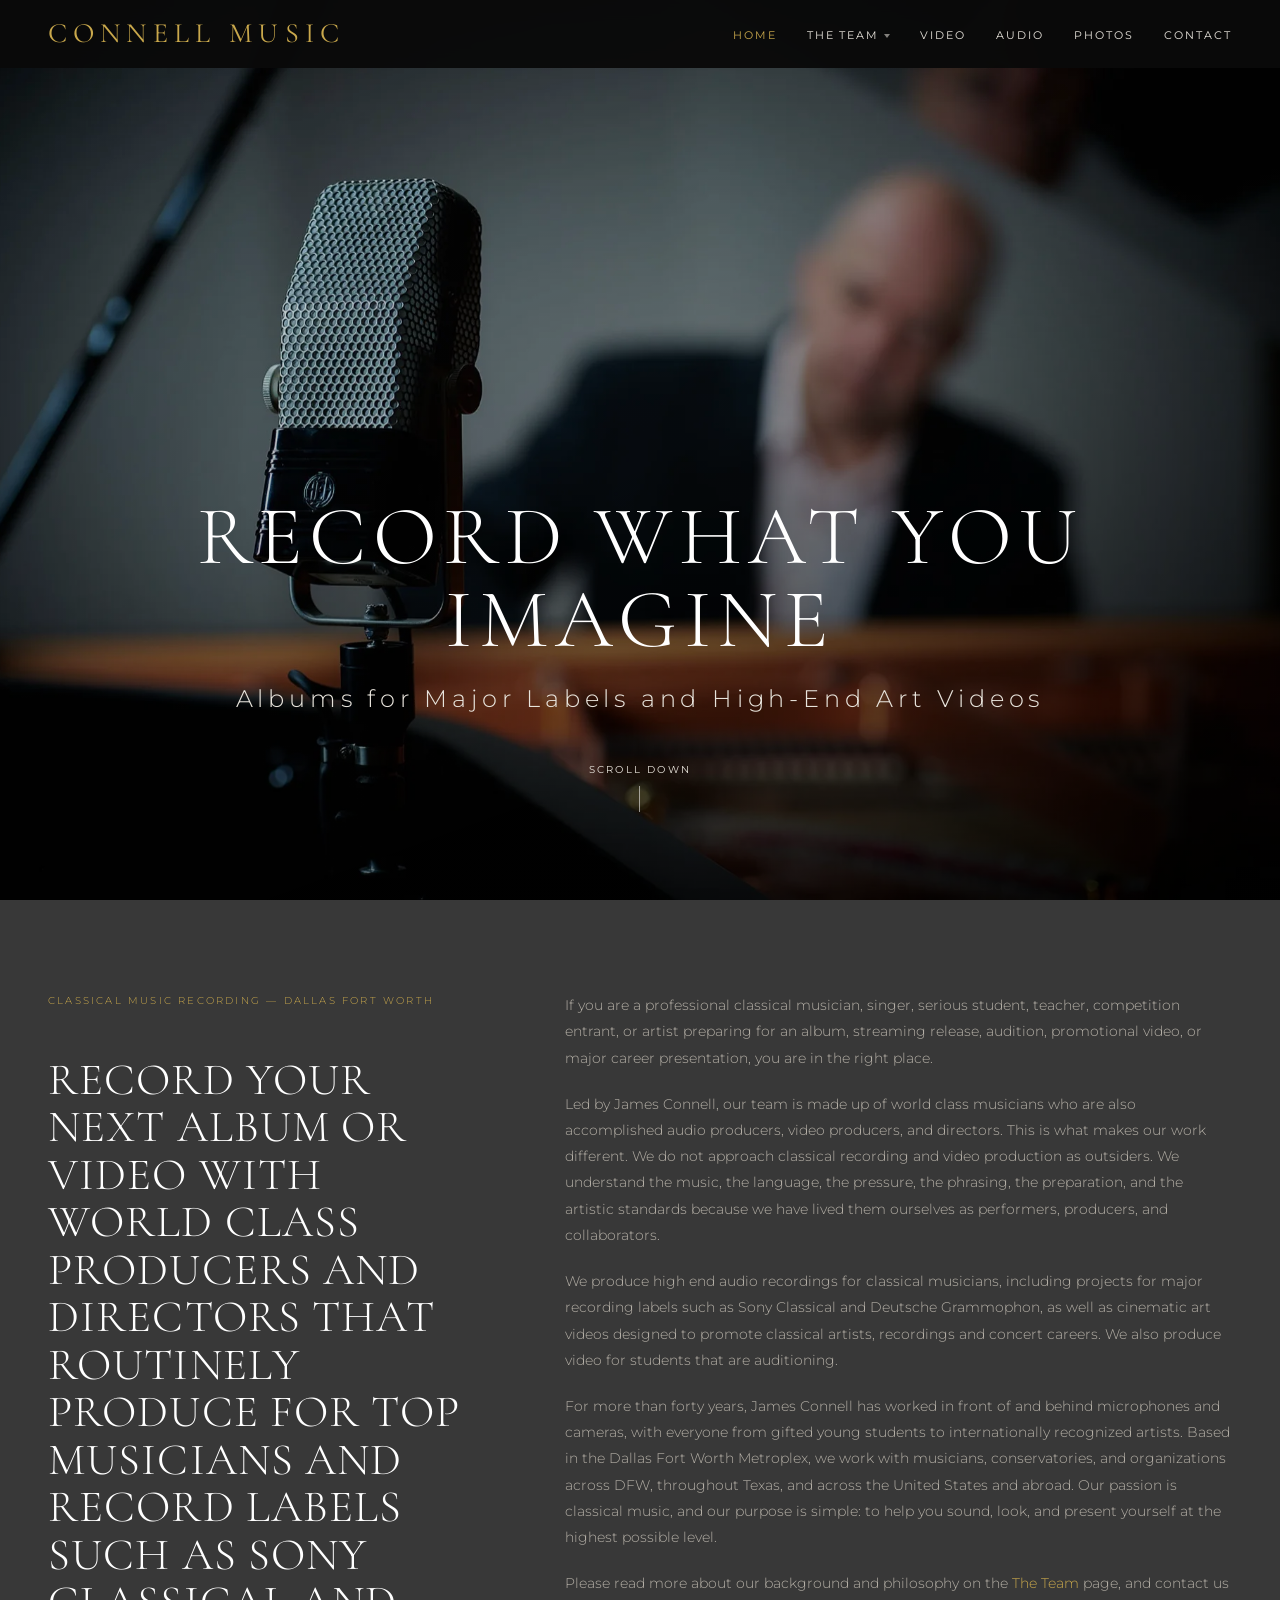
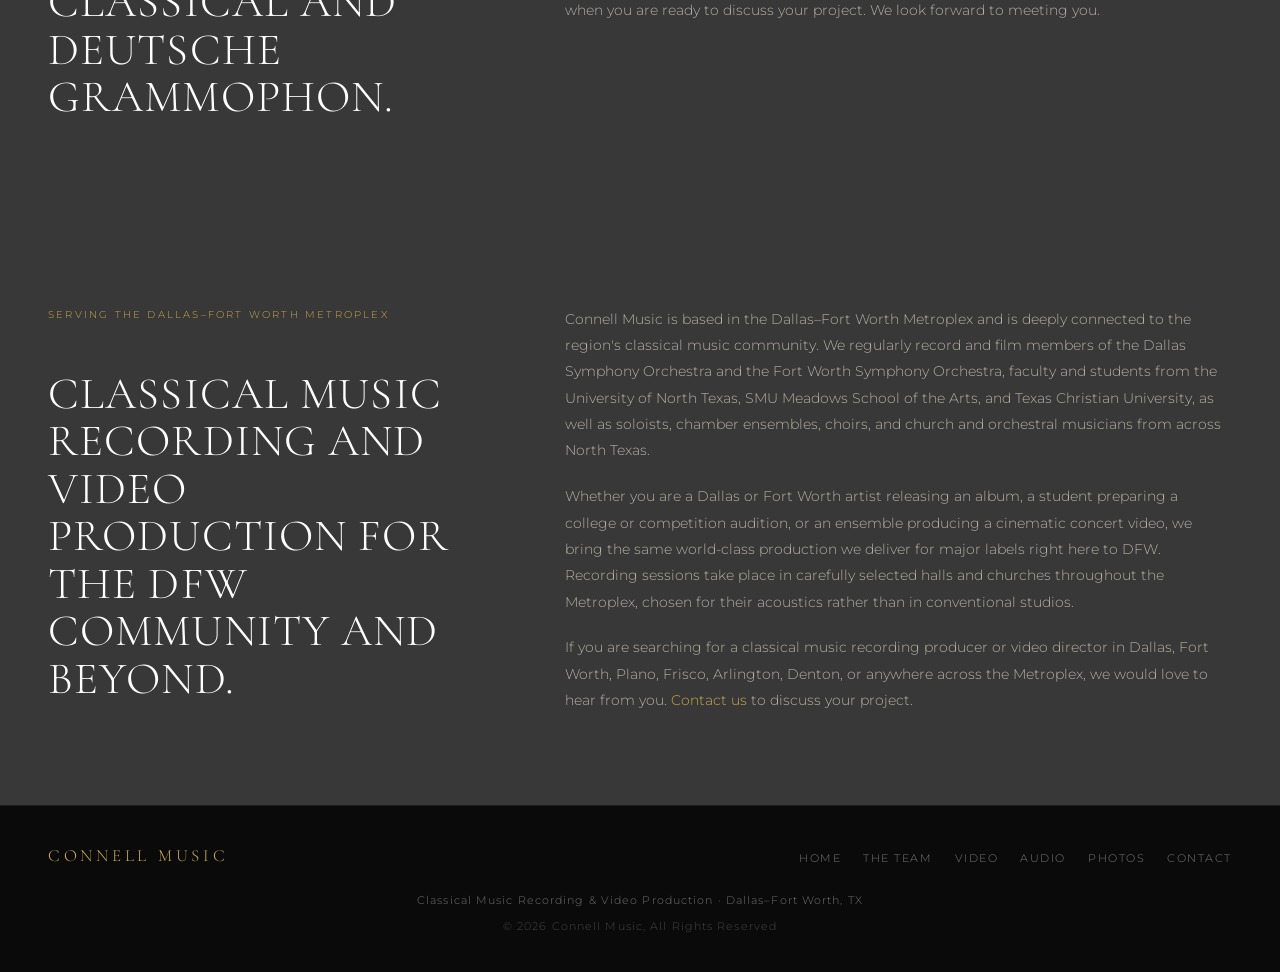
<file: index.html>
<!doctype html>
<html lang="en">
<head>
<meta charset="utf-8">
<meta name="viewport" content="width=device-width,initial-scale=1">
<title>Classical Music Recording Producer — Dallas Fort Worth | Connell Music</title>
<meta name="description" content="Connell Music — classical music recording and video production based in Dallas Fort Worth, TX. Albums for major labels, cinematic art videos, and audition recordings. Serving DFW, Texas, and artists nationwide.">
<meta name="author" content="James Connell">
<meta name="robots" content="index, follow">
<link rel="canonical" href="https://connellmusic.com/">
<meta property="og:type" content="website">
<meta property="og:url" content="https://connellmusic.com/">
<meta property="og:title" content="Classical Music Recording Producer — Dallas Fort Worth | Connell Music">
<meta property="og:description" content="Connell Music — classical music recording and video production based in Dallas Fort Worth, TX. Albums for major labels, cinematic art videos, and audition recordings.">
<meta property="og:image" content="https://connellmusic.com/assets/images/hero-home.jpg">
<meta property="og:site_name" content="Connell Music">
<meta name="twitter:card" content="summary_large_image">
<meta name="twitter:title" content="Classical Music Recording Producer — Dallas Fort Worth | Connell Music">
<meta name="twitter:description" content="Connell Music — classical music recording and video production based in Dallas Fort Worth, TX. Albums for major labels, cinematic art videos, and audition recordings.">
<meta name="twitter:image" content="https://connellmusic.com/assets/images/hero-home.jpg">
<link rel="preconnect" href="https://fonts.googleapis.com">
<link rel="preconnect" href="https://fonts.gstatic.com" crossorigin>
<link rel="stylesheet" href="https://fonts.googleapis.com/css2?family=Cormorant+Garamond:ital,wght@0,300;0,400;1,300;1,400&family=Montserrat:wght@300;400;500&display=swap">
<link rel="stylesheet" href="assets/css/style.css">
<script type="application/ld+json">
{
  "@context": "https://schema.org",
  "@type": "ProfessionalService",
  "name": "Connell Music",
  "description": "Classical music audio recording and video production. Based in Texas, serving professional musicians, soloists, orchestras, choirs, and chamber ensembles nationwide and internationally.",
  "url": "https://connellmusic.com",
  "founder": {
    "@type": "Person",
    "name": "James Connell",
    "jobTitle": "Classical Music Recording Producer"
  },
  "address": {
    "@type": "PostalAddress",
    "addressLocality": "Dallas",
    "addressRegion": "TX",
    "addressCountry": "US"
  },
  "areaServed": [
    { "@type": "City", "name": "Dallas" },
    { "@type": "City", "name": "Fort Worth" },
    { "@type": "City", "name": "Plano" },
    { "@type": "City", "name": "Frisco" },
    { "@type": "City", "name": "Irving" },
    { "@type": "City", "name": "Arlington" },
    { "@type": "AdministrativeArea", "name": "Dallas Fort Worth Metroplex" },
    { "@type": "State", "name": "Texas" },
    { "@type": "Country", "name": "United States" },
    { "@type": "AdministrativeArea", "name": "International" }
  ],
  "serviceType": [
    "Classical Music Audio Recording",
    "Classical Music Video Production",
    "Live Concert Recording",
    "Album Production",
    "Audition Recording"
  ],
  "knowsAbout": [
    "Classical Music",
    "Audio Engineering",
    "Video Production",
    "Orchestral Recording",
    "Chamber Music Recording",
    "Choral Recording",
    "Pipe Organ Recording"
  ],
  "sameAs": [
    "https://www.facebook.com/jamesconnellmusic"
  ]
}
</script>
<link rel="preload" as="image" href="assets/images/hero-home.webp" imagesrcset="assets/images/mobile/hero-home.webp 800w, assets/images/hero-home.webp 1600w" imagesizes="100vw" fetchpriority="high">
</head>
<body>

<header class="site-header">
  <nav class="nav">
    <a class="brand" href="/">Connell Music</a>
    <ul class="nav-links">
      <li><a href="/" class="active">Home</a></li>
      <li class="nav-dropdown">
        <a href="/the-team" class="nav-dropdown-toggle">The Team</a>
        <ul class="nav-dropdown-menu">
          <li><a href="/the-team">James Connell</a></li>
          <li><a href="/gary-levinson">Gary Levinson</a></li>
          <li><a href="/eric-silberger">Eric Silberger</a></li>
          <li><a href="/ricardo-veiga">Ricardo Veiga</a></li>
        </ul>
      </li>
      <li><a href="/video">Video</a></li>
      <li><a href="/audio">Audio</a></li>
      <li><a href="/photos">Photos</a></li>
      <li><a href="/contact">Contact</a></li>
    </ul>
    <button class="menu-btn" aria-label="Menu">Menu</button>
  </nav>
</header>

<main>
  <section class="hero">
    <div class="hero-bg" style="background-image:image-set(url('assets/images/hero-home.webp') type('image/webp'),url('assets/images/hero-home.jpg') type('image/jpeg'))"></div>
    <div class="hero-content">
      <h1>Record What You Imagine</h1>
      <p class="hero-sub">Albums for Major Labels and High-End Art Videos</p>
      <button class="scroll-down">Scroll Down</button>
    </div>
  </section>

  <section class="section">
    <div class="section-inner home-split">
      <div class="home-left">
        <span class="home-label">Classical Music Recording — Dallas Fort Worth</span>
        <h2 class="home-heading">Record Your Next Album or Video with World Class Producers and Directors That Routinely Produce for Top Musicians and Record Labels Such as Sony Classical and Deutsche Grammophon.</h2>
      </div>
      <div class="home-right">
        <p class="home-body">If you are a professional classical musician, singer, serious student, teacher, competition entrant, or artist preparing for an album, streaming release, audition, promotional video, or major career presentation, you are in the right place.</p>
        <p class="home-body">Led by James Connell, our team is made up of world class musicians who are also accomplished audio producers, video producers, and directors. This is what makes our work different. We do not approach classical recording and video production as outsiders. We understand the music, the language, the pressure, the phrasing, the preparation, and the artistic standards because we have lived them ourselves as performers, producers, and collaborators.</p>
        <p class="home-body">We produce high end audio recordings for classical musicians, including projects for major recording labels such as Sony Classical and Deutsche Grammophon, as well as cinematic art videos designed to promote classical artists, recordings and concert careers. We also produce video for students that are auditioning.</p>
        <p class="home-body">For more than forty years, James Connell has worked in front of and behind microphones and cameras, with everyone from gifted young students to internationally recognized artists. Based in the Dallas Fort Worth Metroplex, we work with musicians, conservatories, and organizations across DFW, throughout Texas, and across the United States and abroad. Our passion is classical music, and our purpose is simple: to help you sound, look, and present yourself at the highest possible level.</p>
        <p class="home-body">Please read more about our background and philosophy on the <a href="/the-team">The Team</a> page, and contact us when you are ready to discuss your project. We look forward to meeting you.</p>
      </div>
    </div>
  </section>

  <section class="section">
    <div class="section-inner home-split">
      <div class="home-left">
        <span class="home-label">Serving the Dallas–Fort Worth Metroplex</span>
        <h2 class="home-heading">Classical Music Recording and Video Production for the DFW Community and Beyond.</h2>
      </div>
      <div class="home-right">
        <p class="home-body">Connell Music is based in the Dallas–Fort Worth Metroplex and is deeply connected to the region's classical music community. We regularly record and film members of the Dallas Symphony Orchestra and the Fort Worth Symphony Orchestra, faculty and students from the University of North Texas, SMU Meadows School of the Arts, and Texas Christian University, as well as soloists, chamber ensembles, choirs, and church and orchestral musicians from across North Texas.</p>
        <p class="home-body">Whether you are a Dallas or Fort Worth artist releasing an album, a student preparing a college or competition audition, or an ensemble producing a cinematic concert video, we bring the same world-class production we deliver for major labels right here to DFW. Recording sessions take place in carefully selected halls and churches throughout the Metroplex, chosen for their acoustics rather than in conventional studios.</p>
        <p class="home-body">If you are searching for a classical music recording producer or video director in Dallas, Fort Worth, Plano, Frisco, Arlington, Denton, or anywhere across the Metroplex, we would love to hear from you. <a href="/contact">Contact us</a> to discuss your project.</p>
      </div>
    </div>
  </section>
</main>

<footer class="site-footer">
  <div class="footer-inner">
    <div class="footer-row">
      <a class="footer-brand" href="/">Connell Music</a>
      <ul class="footer-links">
        <li><a href="/">Home</a></li>
        <li><a href="/the-team">The Team</a></li>
        <li><a href="/video">Video</a></li>
        <li><a href="/audio">Audio</a></li>
        <li><a href="/photos">Photos</a></li>
        <li><a href="/contact">Contact</a></li>
      </ul>
    </div>
    <p class="footer-loc">Classical Music Recording &amp; Video Production · Dallas–Fort Worth, TX</p>
    <p class="footer-copy">© 2026 Connell Music, All Rights Reserved</p>
  </div>
</footer>

<script src="assets/js/main.js"></script>
</body>
</html>
</file>
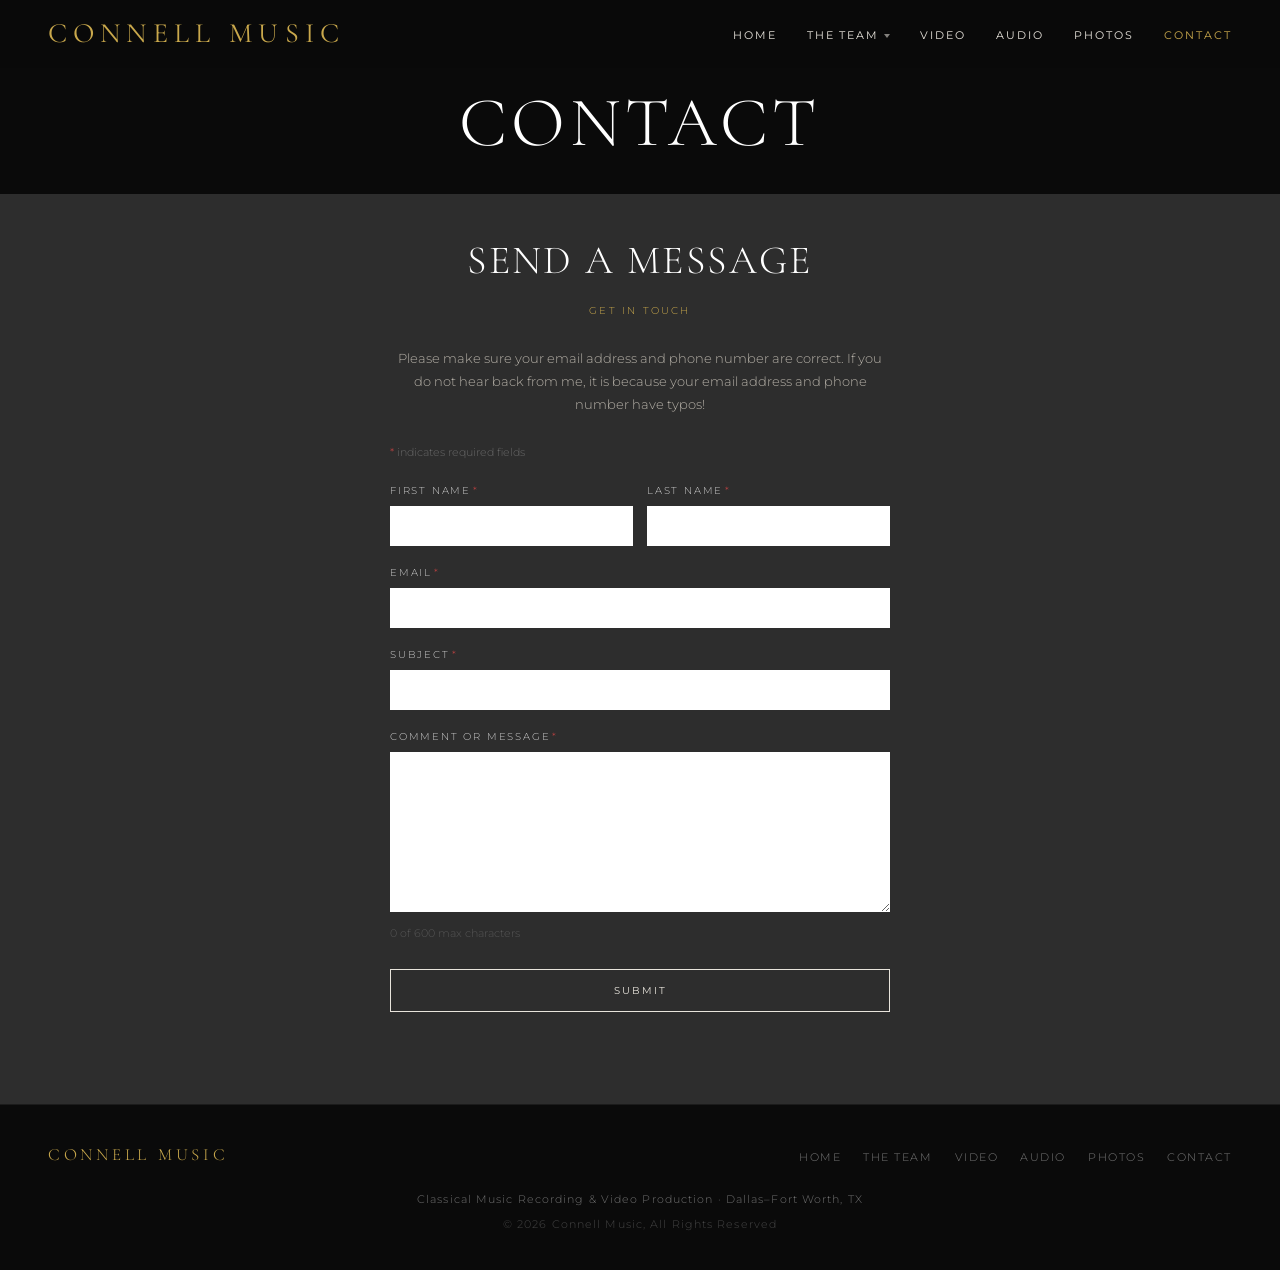
<file: contact.html>
<!doctype html>
<html lang="en">
<head>
<meta charset="utf-8">
<meta name="viewport" content="width=device-width,initial-scale=1">
<title>Hire a Classical Music Recording Producer — Dallas Fort Worth | Connell Music</title>
<meta name="description" content="Contact Connell Music to hire a classical music recording producer or video director in Dallas Fort Worth, TX. Albums, art videos, audition recordings, and live concert production. Serving DFW and artists nationwide.">
<meta name="author" content="James Connell">
<meta name="robots" content="index, follow">
<link rel="canonical" href="https://connellmusic.com/contact">
<meta property="og:type" content="website">
<meta property="og:url" content="https://connellmusic.com/contact">
<meta property="og:title" content="Hire a Classical Music Recording Producer — Dallas Fort Worth | Connell Music">
<meta property="og:description" content="Contact Connell Music to hire a classical music recording producer or video director in Dallas Fort Worth, TX. Albums, art videos, and audition recordings.">
<meta property="og:image" content="https://connellmusic.com/assets/images/hero-home.jpg">
<meta property="og:site_name" content="Connell Music">
<meta name="twitter:card" content="summary_large_image">
<meta name="twitter:title" content="Hire a Classical Music Recording Producer — Dallas Fort Worth | Connell Music">
<meta name="twitter:description" content="Contact Connell Music — classical music recording and video production based in Dallas Fort Worth, TX. Albums, art videos, and audition recordings.">
<meta name="twitter:image" content="https://connellmusic.com/assets/images/hero-home.jpg">
<link rel="preconnect" href="https://fonts.googleapis.com">
<link rel="preconnect" href="https://fonts.gstatic.com" crossorigin>
<link rel="stylesheet" href="https://fonts.googleapis.com/css2?family=Cormorant+Garamond:ital,wght@0,300;0,400;1,300;1,400&family=Montserrat:wght@300;400;500&display=swap">
<link rel="stylesheet" href="assets/css/style.css">
<script type="application/ld+json">
{
  "@context": "https://schema.org",
  "@type": "LocalBusiness",
  "name": "Connell Music",
  "description": "Classical music audio recording and video production based in Dallas Fort Worth, TX. Serving professional musicians, soloists, orchestras, choirs, and chamber ensembles throughout DFW, Texas, and nationally.",
  "url": "https://connellmusic.com",
  "address": {
    "@type": "PostalAddress",
    "addressLocality": "Dallas",
    "addressRegion": "TX",
    "addressCountry": "US"
  },
  "geo": {
    "@type": "GeoCoordinates",
    "latitude": 32.7767,
    "longitude": -96.7970
  },
  "areaServed": [
    { "@type": "City", "name": "Dallas" },
    { "@type": "City", "name": "Fort Worth" },
    { "@type": "City", "name": "Plano" },
    { "@type": "City", "name": "Frisco" },
    { "@type": "City", "name": "Irving" },
    { "@type": "City", "name": "Arlington" },
    { "@type": "AdministrativeArea", "name": "Dallas Fort Worth Metroplex" },
    { "@type": "State", "name": "Texas" }
  ],
  "serviceType": [
    "Classical Music Audio Recording",
    "Classical Music Video Production",
    "Album Production",
    "Live Concert Recording",
    "Audition Recording",
    "Cinematic Art Video"
  ],
  "priceRange": "$$$$",
  "sameAs": [
    "https://www.facebook.com/jamesconnellmusic"
  ]
}
</script>
</head>
<body>

<header class="site-header">
  <nav class="nav">
    <a class="brand" href="/">Connell Music</a>
    <ul class="nav-links">
      <li><a href="/">Home</a></li>
      <li class="nav-dropdown">
        <a href="/the-team" class="nav-dropdown-toggle">The Team</a>
        <ul class="nav-dropdown-menu">
          <li><a href="/the-team">James Connell</a></li>
          <li><a href="/gary-levinson">Gary Levinson</a></li>
          <li><a href="/eric-silberger">Eric Silberger</a></li>
          <li><a href="/ricardo-veiga">Ricardo Veiga</a></li>
        </ul>
      </li>
      <li><a href="/video">Video</a></li>
      <li><a href="/audio">Audio</a></li>
      <li><a href="/photos">Photos</a></li>
      <li><a href="/contact" class="active">Contact</a></li>
    </ul>
    <button class="menu-btn" aria-label="Menu">Menu</button>
  </nav>
</header>

<main>
  <div class="inner-banner">
    <h1 class="inner-title">Contact</h1>
  </div>

  <section class="contact-section">
    <div class="contact-inner">
      <h2 class="contact-heading">Send a Message</h2>
      <p class="contact-sub">Get in Touch</p>
      <p class="contact-note">Please make sure your email address and phone number are correct. If you do not hear back from me, it is because your email address and phone number have typos!</p>

      <form action="https://formspree.io/f/maqkdbjn" method="POST">
        <p class="req-note"><span>*</span> indicates required fields</p>

        <div class="field form-row">
          <div>
            <label>First Name<span class="r">*</span></label>
            <input type="text" name="first_name" required>
          </div>
          <div>
            <label>Last Name<span class="r">*</span></label>
            <input type="text" name="last_name" required>
          </div>
        </div>

        <div class="field">
          <label>Email<span class="r">*</span></label>
          <input type="email" name="email" required>
        </div>

        <div class="field">
          <label>Subject<span class="r">*</span></label>
          <input type="text" name="subject" required>
        </div>

        <div class="field">
          <label>Comment or Message<span class="r">*</span></label>
          <textarea id="message" name="message" maxlength="600" required></textarea>
          <p class="char-hint">0 of 600 max characters</p>
        </div>

        <input type="text" name="_gotcha" style="display:none" tabindex="-1" autocomplete="off">

        <button type="submit" class="submit-btn">Submit</button>
      </form>
    </div>
  </section>
</main>

<footer class="site-footer">
  <div class="footer-inner">
    <div class="footer-row">
      <a class="footer-brand" href="/">Connell Music</a>
      <ul class="footer-links">
        <li><a href="/">Home</a></li>
        <li><a href="/the-team">The Team</a></li>
        <li><a href="/video">Video</a></li>
        <li><a href="/audio">Audio</a></li>
        <li><a href="/photos">Photos</a></li>
        <li><a href="/contact">Contact</a></li>
      </ul>
    </div>
    <p class="footer-loc">Classical Music Recording &amp; Video Production · Dallas–Fort Worth, TX</p>
    <p class="footer-copy">© 2026 Connell Music, All Rights Reserved</p>
  </div>
</footer>

<script src="assets/js/main.js"></script>
</body>
</html>
</file>
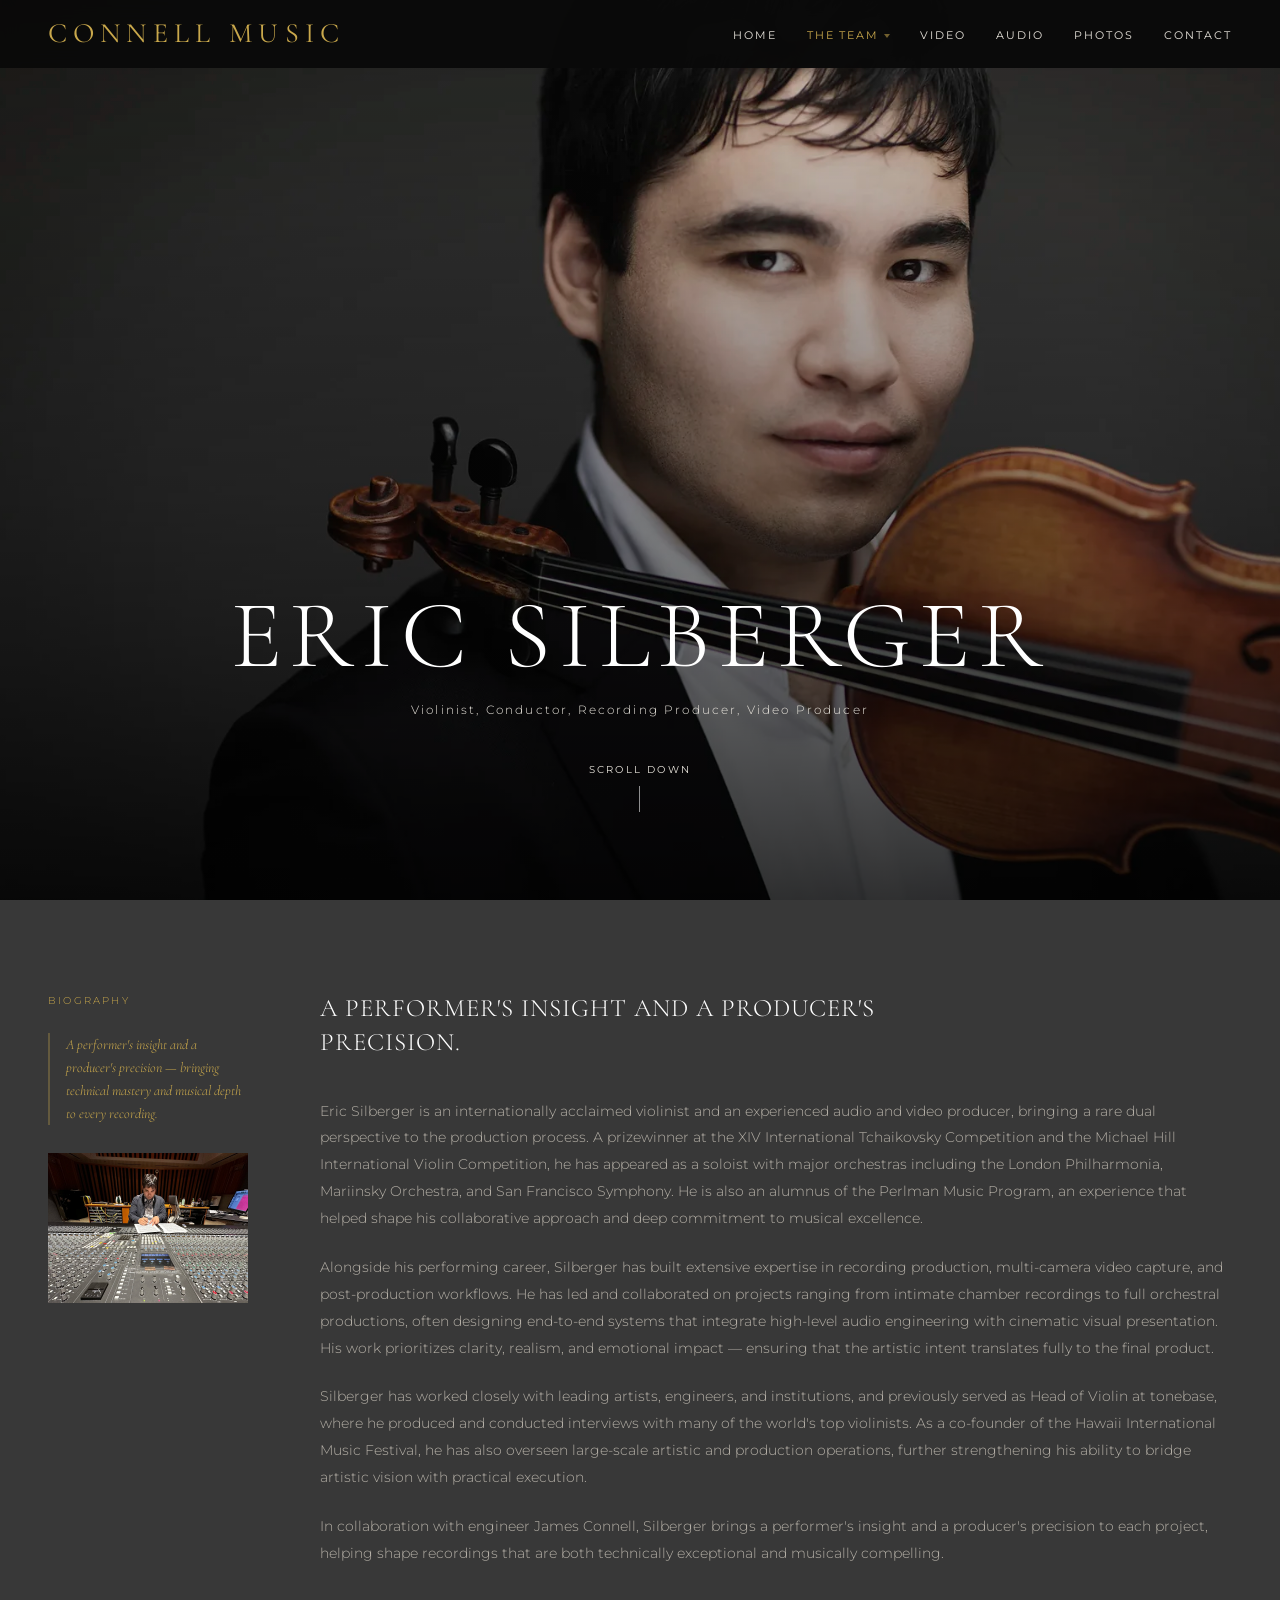
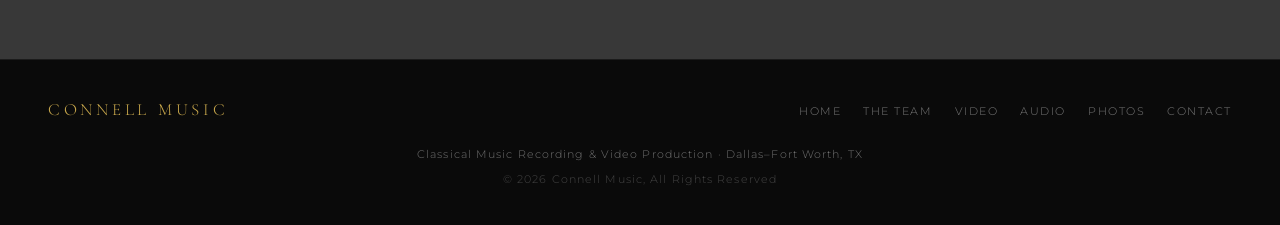
<file: eric-silberger.html>
<!doctype html>
<html lang="en">
<head>
<meta charset="utf-8">
<meta name="viewport" content="width=device-width,initial-scale=1">
<title>Eric Silberger — Connell Music</title>
<meta name="description" content="Eric Silberger — internationally acclaimed violinist and audio/video producer. Tchaikovsky Competition prizewinner, Perlman Music Program alumnus, and co-founder of the Hawaii International Music Festival.">
<link rel="canonical" href="https://connellmusic.com/eric-silberger">
<meta property="og:type" content="website">
<meta property="og:url" content="https://connellmusic.com/eric-silberger">
<meta property="og:title" content="Eric Silberger — Connell Music">
<meta property="og:image" content="https://connellmusic.com/assets/images/ericsilberger.jpg">
<meta property="og:description" content="Eric Silberger — internationally acclaimed violinist and audio/video producer. Tchaikovsky Competition prizewinner, Perlman Music Program alumnus, and co-founder of the Hawaii International Music Festival.">
<meta property="og:site_name" content="Connell Music">
<meta name="robots" content="index, follow">
<meta name="twitter:card" content="summary_large_image">
<meta name="twitter:title" content="Eric Silberger — Connell Music">
<meta name="twitter:description" content="Eric Silberger — internationally acclaimed violinist and audio/video producer. Tchaikovsky Competition prizewinner and Perlman Music Program alumnus.">
<meta name="twitter:image" content="https://connellmusic.com/assets/images/ericsilberger.jpg">
<script type="application/ld+json">
{
  "@context": "https://schema.org",
  "@type": "Person",
  "name": "Eric Silberger",
  "url": "https://connellmusic.com/eric-silberger",
  "image": "https://connellmusic.com/assets/images/ericsilberger.jpg",
  "jobTitle": "Violinist",
  "description": "Internationally acclaimed violinist, Tchaikovsky Competition prizewinner, Perlman Music Program alumnus, and co-founder of the Hawaii International Music Festival.",
  "worksFor": {
    "@type": "Organization",
    "name": "Connell Music",
    "url": "https://connellmusic.com"
  }
}
</script>
<link rel="preconnect" href="https://fonts.googleapis.com">
<link rel="preconnect" href="https://fonts.gstatic.com" crossorigin>
<link rel="stylesheet" href="https://fonts.googleapis.com/css2?family=Cormorant+Garamond:ital,wght@0,300;0,400;1,300;1,400&family=Montserrat:wght@300;400;500&display=swap">
<link rel="stylesheet" href="assets/css/style.css">
<link rel="preload" as="image" href="assets/images/ericsilberger.webp" imagesrcset="assets/images/mobile/ericsilberger.webp 800w, assets/images/ericsilberger.webp 1600w" imagesizes="100vw" fetchpriority="high">
</head>
<body>

<header class="site-header">
  <nav class="nav">
    <a class="brand" href="/">Connell Music</a>
    <ul class="nav-links">
      <li><a href="/">Home</a></li>
      <li class="nav-dropdown">
        <a href="/the-team" class="nav-dropdown-toggle active">The Team</a>
        <ul class="nav-dropdown-menu">
          <li><a href="/the-team">James Connell</a></li>
          <li><a href="/gary-levinson">Gary Levinson</a></li>
          <li><a href="/eric-silberger" class="active">Eric Silberger</a></li>
          <li><a href="/ricardo-veiga">Ricardo Veiga</a></li>
        </ul>
      </li>
      <li><a href="/video">Video</a></li>
      <li><a href="/audio">Audio</a></li>
      <li><a href="/photos">Photos</a></li>
      <li><a href="/contact">Contact</a></li>
    </ul>
    <button class="menu-btn" aria-label="Menu">Menu</button>
  </nav>
</header>

<main>
  <section class="page-hero" id="eric">
    <div class="page-hero-bg" style="background-image:image-set(url('assets/images/ericsilberger.webp') type('image/webp'),url('assets/images/ericsilberger.jpg') type('image/jpeg'))"></div>
    <div class="page-hero-content">
      <h1 class="page-title">Eric Silberger</h1>
      <p class="page-sub">Violinist, Conductor, Recording Producer, Video Producer</p>
      <button class="scroll-down">Scroll Down</button>
    </div>
  </section>

  <section class="bio-section">
    <div class="bio-inner">
      <aside class="bio-sidebar">
        <span class="bio-sidebar-label">Biography</span>
        <p class="bio-sidebar-quote">A performer's insight and a producer's precision — bringing technical mastery and musical depth to every recording.</p>
        <picture>
          <source type="image/webp" srcset="assets/images/ericsilberger2-mobile.webp 800w, assets/images/ericsilberger2-desktop.webp 1600w" sizes="(max-width: 800px) 100vw, 1600px">
          <img
          src="assets/images/ericsilberger2-desktop.jpg"
          srcset="assets/images/ericsilberger2-mobile.jpg 800w, assets/images/ericsilberger2-desktop.jpg 1600w"
          sizes="(max-width: 800px) 100vw, 1600px"
          alt="Eric Silberger"
          class="bio-sidebar-photo" loading="lazy">
        </picture>
      </aside>

      <div class="bio-main">
        <h2 class="bio-main-heading">A Performer's Insight and a Producer's Precision.</h2>

        <picture>
          <source type="image/webp" srcset="assets/images/ericsilberger2-mobile.webp 800w, assets/images/ericsilberger2-desktop.webp 1600w" sizes="(max-width: 800px) 100vw, 1600px">
          <img
          src="assets/images/ericsilberger2-desktop.jpg"
          srcset="assets/images/ericsilberger2-mobile.jpg 800w, assets/images/ericsilberger2-desktop.jpg 1600w"
          sizes="(max-width: 800px) 100vw, 1600px"
          alt="Eric Silberger"
          class="bio-mobile-photo" loading="lazy">
        </picture>

        <p>Eric Silberger is an internationally acclaimed violinist and an experienced audio and video producer, bringing a rare dual perspective to the production process. A prizewinner at the XIV International Tchaikovsky Competition and the Michael Hill International Violin Competition, he has appeared as a soloist with major orchestras including the London Philharmonia, Mariinsky Orchestra, and San Francisco Symphony. He is also an alumnus of the Perlman Music Program, an experience that helped shape his collaborative approach and deep commitment to musical excellence.</p>

        <p>Alongside his performing career, Silberger has built extensive expertise in recording production, multi-camera video capture, and post-production workflows. He has led and collaborated on projects ranging from intimate chamber recordings to full orchestral productions, often designing end-to-end systems that integrate high-level audio engineering with cinematic visual presentation. His work prioritizes clarity, realism, and emotional impact — ensuring that the artistic intent translates fully to the final product.</p>

        <p>Silberger has worked closely with leading artists, engineers, and institutions, and previously served as Head of Violin at tonebase, where he produced and conducted interviews with many of the world's top violinists. As a co-founder of the Hawaii International Music Festival, he has also overseen large-scale artistic and production operations, further strengthening his ability to bridge artistic vision with practical execution.</p>

        <p>In collaboration with engineer James Connell, Silberger brings a performer's insight and a producer's precision to each project, helping shape recordings that are both technically exceptional and musically compelling.</p>
      </div>
    </div>
  </section>
</main>

<footer class="site-footer">
  <div class="footer-inner">
    <div class="footer-row">
      <a class="footer-brand" href="/">Connell Music</a>
      <ul class="footer-links">
        <li><a href="/">Home</a></li>
        <li><a href="/the-team">The Team</a></li>
        <li><a href="/video">Video</a></li>
        <li><a href="/audio">Audio</a></li>
        <li><a href="/photos">Photos</a></li>
        <li><a href="/contact">Contact</a></li>
      </ul>
    </div>
    <p class="footer-loc">Classical Music Recording &amp; Video Production · Dallas–Fort Worth, TX</p>
    <p class="footer-copy">© 2026 Connell Music, All Rights Reserved</p>
  </div>
</footer>

<script src="assets/js/main.js"></script>
</body>
</html>
</file>
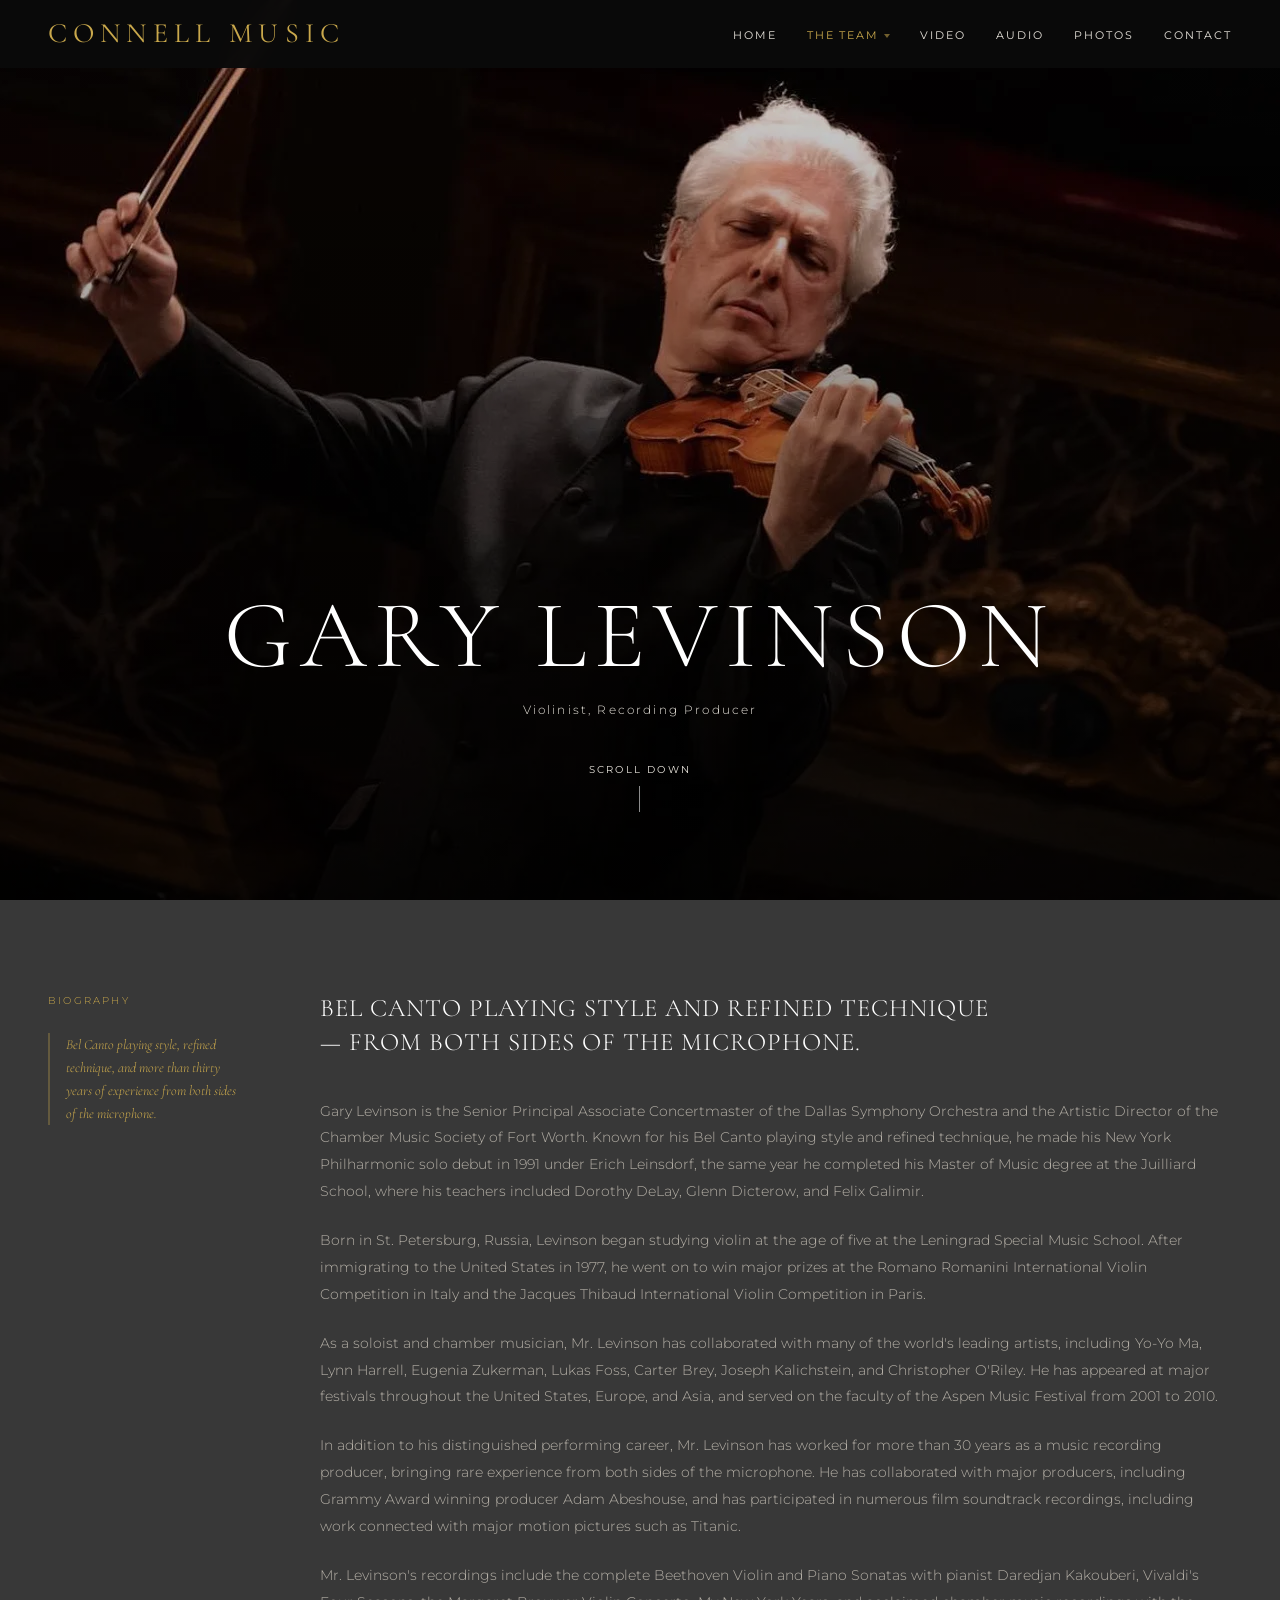
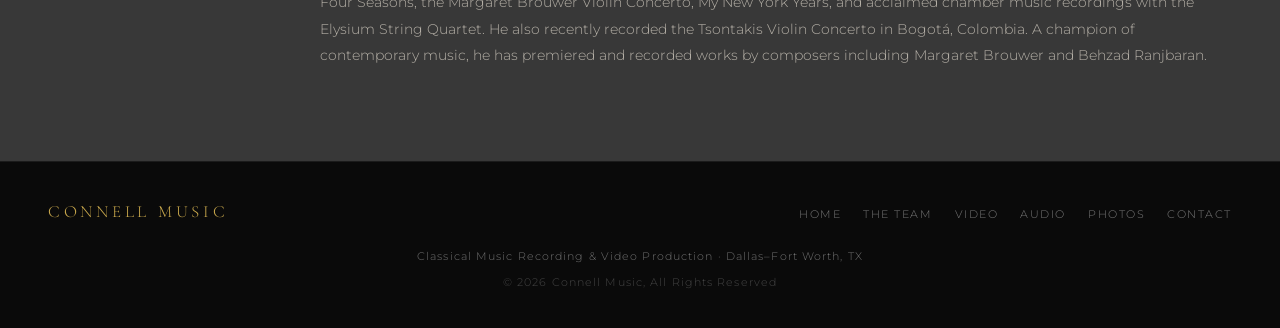
<file: gary-levinson.html>
<!doctype html>
<html lang="en">
<head>
<meta charset="utf-8">
<meta name="viewport" content="width=device-width,initial-scale=1">
<title>Gary Levinson — Connell Music</title>
<meta name="description" content="Gary Levinson — Senior Principal Associate Concertmaster of the Dallas Symphony Orchestra, Artistic Director of the Chamber Music Society of Fort Worth, and Juilliard-trained violinist.">
<link rel="canonical" href="https://connellmusic.com/gary-levinson">
<meta property="og:type" content="website">
<meta property="og:url" content="https://connellmusic.com/gary-levinson">
<meta property="og:title" content="Gary Levinson — Connell Music">
<meta property="og:image" content="https://connellmusic.com/assets/images/garylevinson.jpg">
<meta property="og:description" content="Gary Levinson — Senior Principal Associate Concertmaster of the Dallas Symphony Orchestra, Artistic Director of the Chamber Music Society of Fort Worth, and Juilliard-trained violinist.">
<meta property="og:site_name" content="Connell Music">
<meta name="robots" content="index, follow">
<meta name="twitter:card" content="summary_large_image">
<meta name="twitter:title" content="Gary Levinson — Connell Music">
<meta name="twitter:description" content="Gary Levinson — Senior Principal Associate Concertmaster of the Dallas Symphony Orchestra and Artistic Director of the Chamber Music Society of Fort Worth.">
<meta name="twitter:image" content="https://connellmusic.com/assets/images/garylevinson.jpg">
<script type="application/ld+json">
{
  "@context": "https://schema.org",
  "@type": "Person",
  "name": "Gary Levinson",
  "url": "https://connellmusic.com/gary-levinson",
  "image": "https://connellmusic.com/assets/images/garylevinson.jpg",
  "jobTitle": "Violinist",
  "description": "Senior Principal Associate Concertmaster of the Dallas Symphony Orchestra, Artistic Director of the Chamber Music Society of Fort Worth, and Juilliard-trained violinist.",
  "worksFor": [
    {
      "@type": "Organization",
      "name": "Dallas Symphony Orchestra",
      "url": "https://dso.org"
    },
    {
      "@type": "Organization",
      "name": "Connell Music",
      "url": "https://connellmusic.com"
    }
  ]
}
</script>
<link rel="preconnect" href="https://fonts.googleapis.com">
<link rel="preconnect" href="https://fonts.gstatic.com" crossorigin>
<link rel="stylesheet" href="https://fonts.googleapis.com/css2?family=Cormorant+Garamond:ital,wght@0,300;0,400;1,300;1,400&family=Montserrat:wght@300;400;500&display=swap">
<link rel="stylesheet" href="assets/css/style.css">
<link rel="preload" as="image" href="assets/images/garylevinson.webp" imagesrcset="assets/images/mobile/garylevinson.webp 800w, assets/images/garylevinson.webp 1600w" imagesizes="100vw" fetchpriority="high">
</head>
<body>

<header class="site-header">
  <nav class="nav">
    <a class="brand" href="/">Connell Music</a>
    <ul class="nav-links">
      <li><a href="/">Home</a></li>
      <li class="nav-dropdown">
        <a href="/the-team" class="nav-dropdown-toggle active">The Team</a>
        <ul class="nav-dropdown-menu">
          <li><a href="/the-team">James Connell</a></li>
          <li><a href="/gary-levinson" class="active">Gary Levinson</a></li>
          <li><a href="/eric-silberger">Eric Silberger</a></li>
          <li><a href="/ricardo-veiga">Ricardo Veiga</a></li>
        </ul>
      </li>
      <li><a href="/video">Video</a></li>
      <li><a href="/audio">Audio</a></li>
      <li><a href="/photos">Photos</a></li>
      <li><a href="/contact">Contact</a></li>
    </ul>
    <button class="menu-btn" aria-label="Menu">Menu</button>
  </nav>
</header>

<main>
  <section class="page-hero" id="gary">
    <div class="page-hero-bg" style="background-image:image-set(url('assets/images/garylevinson.webp') type('image/webp'),url('assets/images/garylevinson.jpg') type('image/jpeg'))"></div>
    <div class="page-hero-content">
      <h1 class="page-title">Gary Levinson</h1>
      <p class="page-sub">Violinist, Recording Producer</p>
      <button class="scroll-down">Scroll Down</button>
    </div>
  </section>

  <section class="bio-section">
    <div class="bio-inner">
      <aside class="bio-sidebar">
        <span class="bio-sidebar-label">Biography</span>
        <p class="bio-sidebar-quote">Bel Canto playing style, refined technique, and more than thirty years of experience from both sides of the microphone.</p>
      </aside>

      <div class="bio-main">
        <h2 class="bio-main-heading">Bel Canto Playing Style and Refined Technique — From Both Sides of the Microphone.</h2>

        <p>Gary Levinson is the Senior Principal Associate Concertmaster of the Dallas Symphony Orchestra and the Artistic Director of the Chamber Music Society of Fort Worth. Known for his Bel Canto playing style and refined technique, he made his New York Philharmonic solo debut in 1991 under Erich Leinsdorf, the same year he completed his Master of Music degree at the Juilliard School, where his teachers included Dorothy DeLay, Glenn Dicterow, and Felix Galimir.</p>

        <p>Born in St. Petersburg, Russia, Levinson began studying violin at the age of five at the Leningrad Special Music School. After immigrating to the United States in 1977, he went on to win major prizes at the Romano Romanini International Violin Competition in Italy and the Jacques Thibaud International Violin Competition in Paris.</p>

        <p>As a soloist and chamber musician, Mr. Levinson has collaborated with many of the world's leading artists, including Yo-Yo Ma, Lynn Harrell, Eugenia Zukerman, Lukas Foss, Carter Brey, Joseph Kalichstein, and Christopher O'Riley. He has appeared at major festivals throughout the United States, Europe, and Asia, and served on the faculty of the Aspen Music Festival from 2001 to 2010.</p>

        <p>In addition to his distinguished performing career, Mr. Levinson has worked for more than 30 years as a music recording producer, bringing rare experience from both sides of the microphone. He has collaborated with major producers, including Grammy Award winning producer Adam Abeshouse, and has participated in numerous film soundtrack recordings, including work connected with major motion pictures such as Titanic.</p>

        <p>Mr. Levinson's recordings include the complete Beethoven Violin and Piano Sonatas with pianist Daredjan Kakouberi, Vivaldi's Four Seasons, the Margaret Brouwer Violin Concerto, My New York Years, and acclaimed chamber music recordings with the Elysium String Quartet. He also recently recorded the Tsontakis Violin Concerto in Bogotá, Colombia. A champion of contemporary music, he has premiered and recorded works by composers including Margaret Brouwer and Behzad Ranjbaran.</p>
      </div>
    </div>
  </section>
</main>

<footer class="site-footer">
  <div class="footer-inner">
    <div class="footer-row">
      <a class="footer-brand" href="/">Connell Music</a>
      <ul class="footer-links">
        <li><a href="/">Home</a></li>
        <li><a href="/the-team">The Team</a></li>
        <li><a href="/video">Video</a></li>
        <li><a href="/audio">Audio</a></li>
        <li><a href="/photos">Photos</a></li>
        <li><a href="/contact">Contact</a></li>
      </ul>
    </div>
    <p class="footer-loc">Classical Music Recording &amp; Video Production · Dallas–Fort Worth, TX</p>
    <p class="footer-copy">© 2026 Connell Music, All Rights Reserved</p>
  </div>
</footer>

<script src="assets/js/main.js"></script>
</body>
</html>
</file>
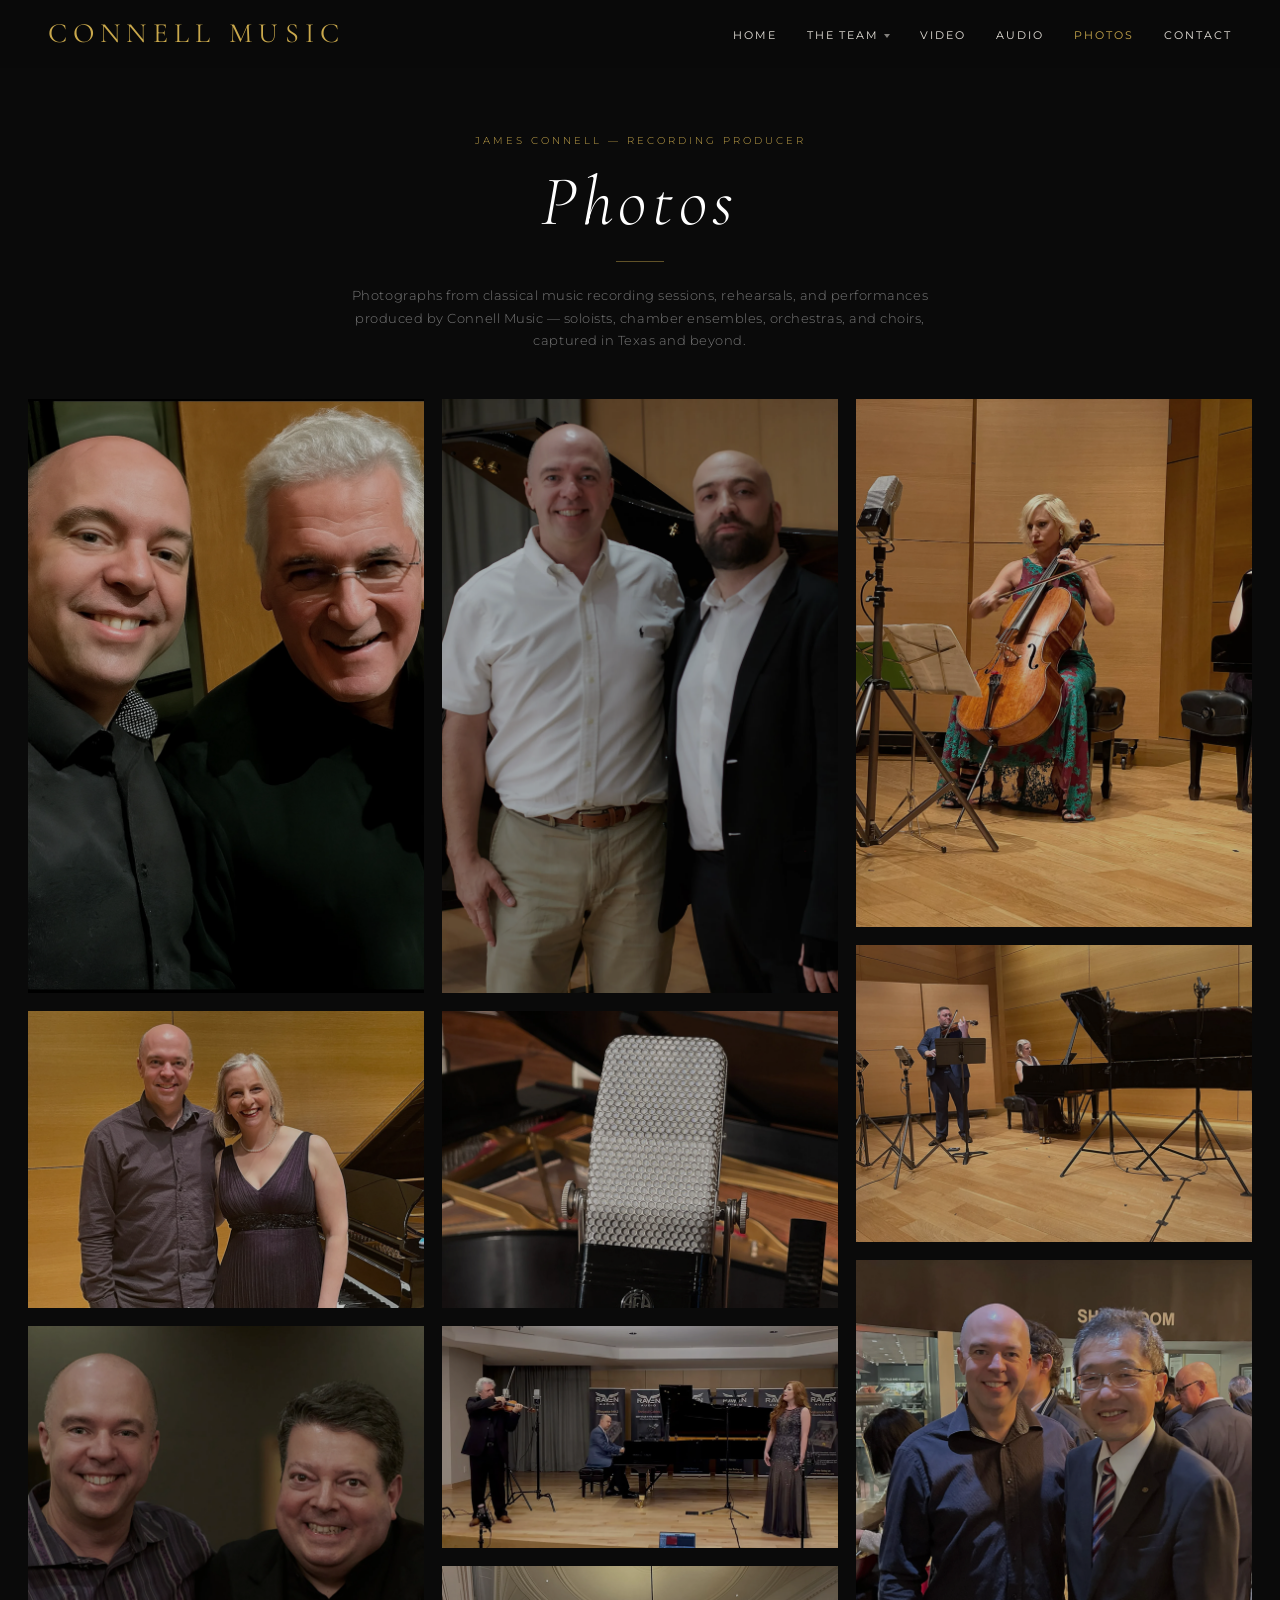
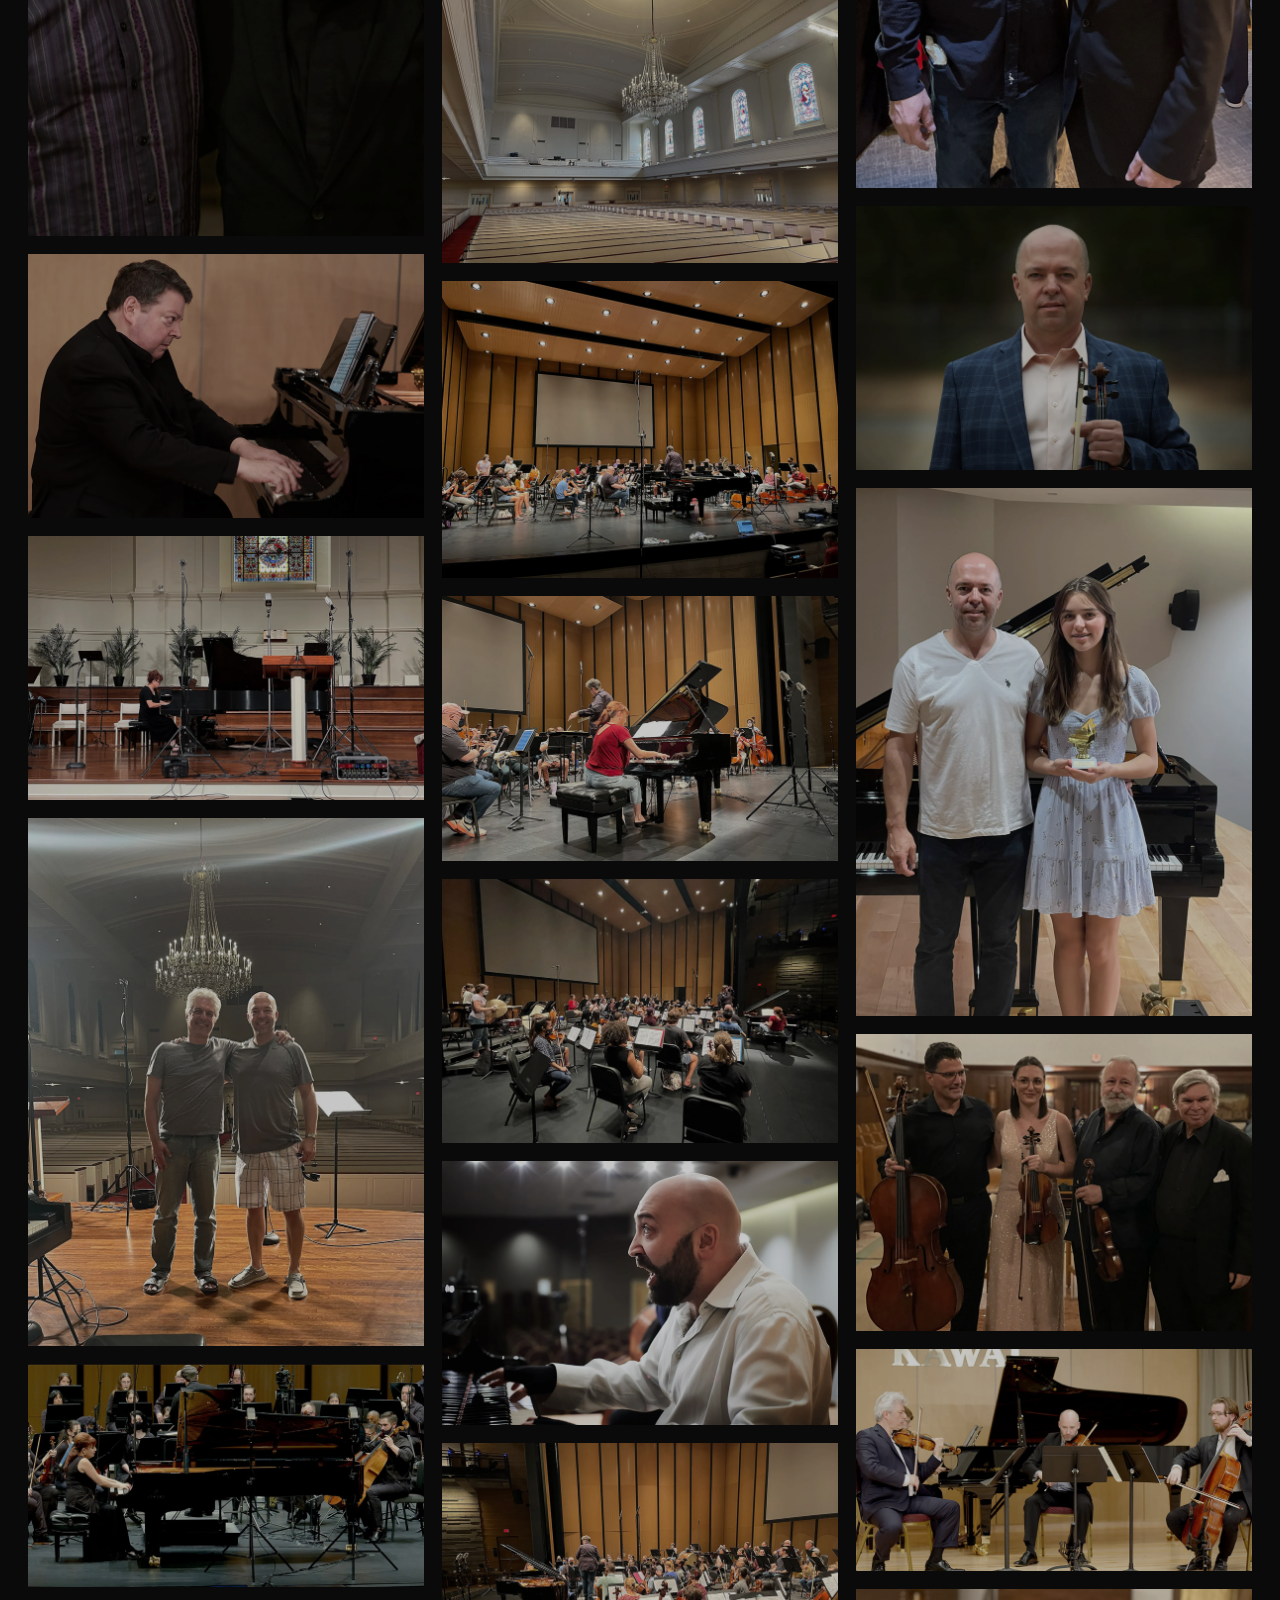
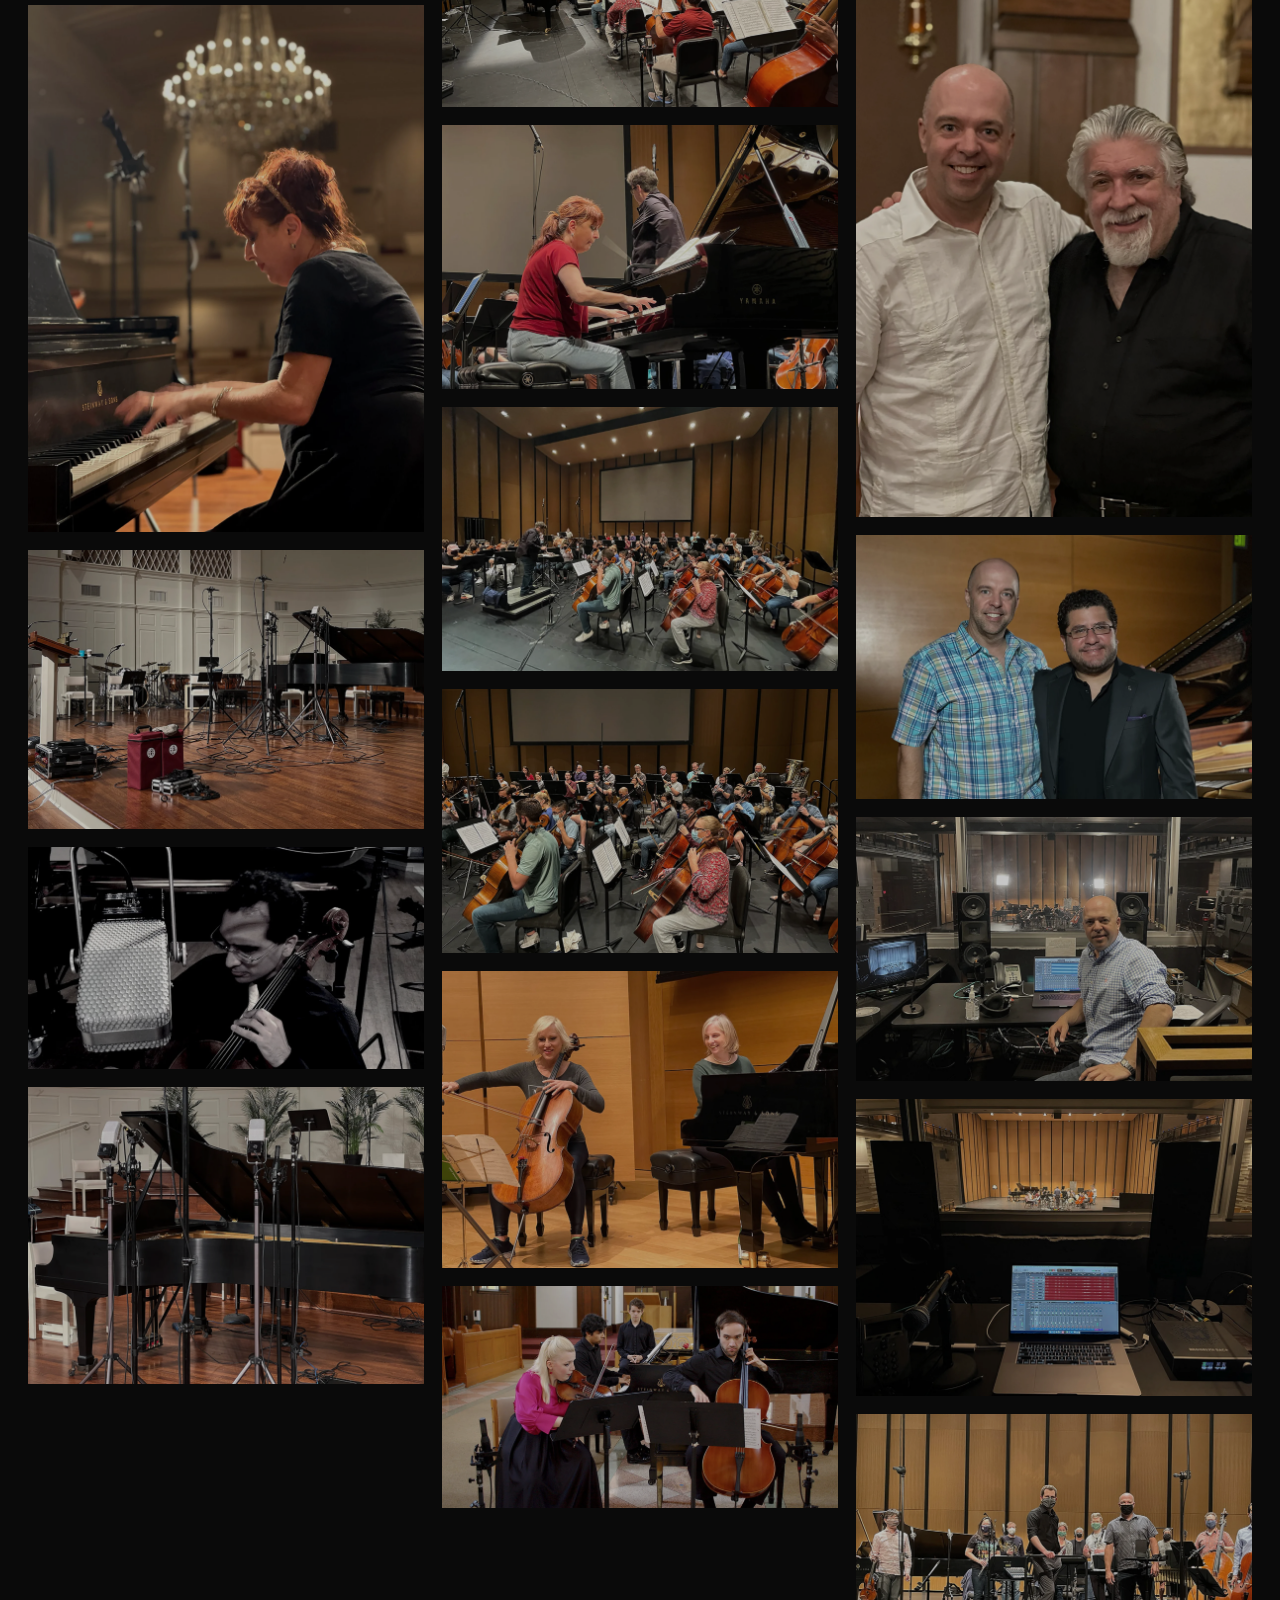
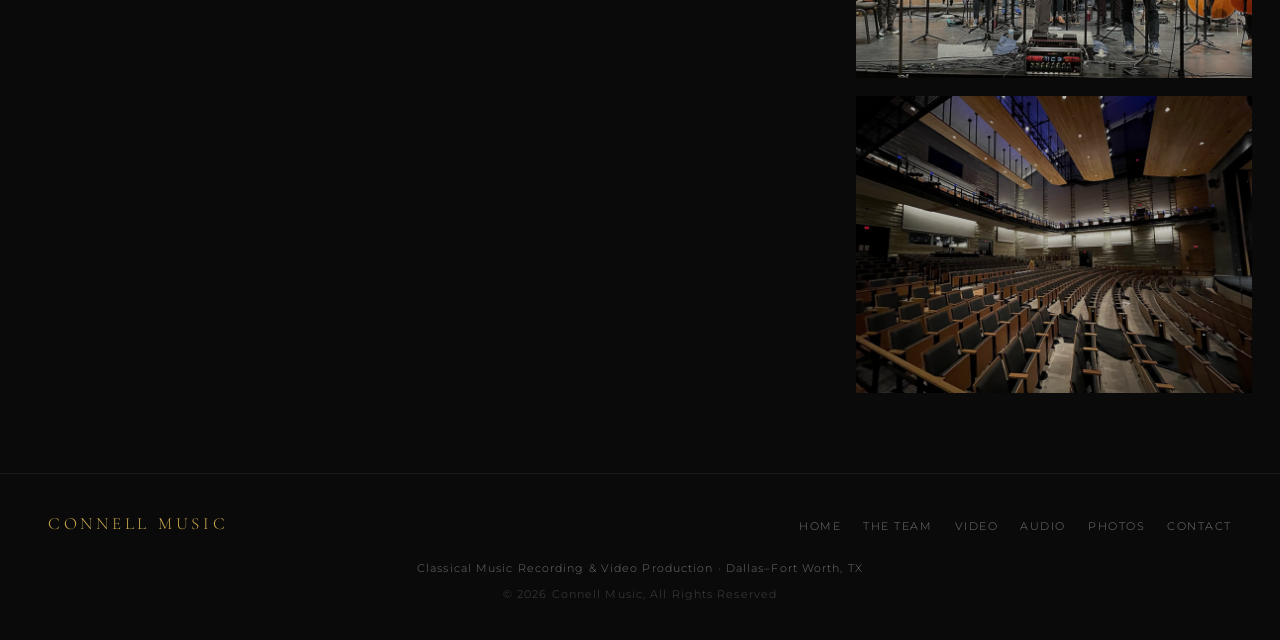
<file: photos.html>
<!doctype html>
<html lang="en">
<head>
<meta charset="utf-8">
<meta name="viewport" content="width=device-width,initial-scale=1">
<title>Classical Music Photography — Dallas Fort Worth | Connell Music</title>
<meta name="description" content="Photography from classical music recording sessions and performances produced by Connell Music — soloists, orchestras, chamber ensembles, and choirs photographed in Dallas Fort Worth, TX and beyond.">
<meta name="robots" content="index, follow">
<link rel="canonical" href="https://connellmusic.com/photos">
<meta property="og:type" content="website">
<meta property="og:url" content="https://connellmusic.com/photos">
<meta property="og:title" content="Classical Music Photography — Dallas Fort Worth | Connell Music">
<meta property="og:description" content="Photography from classical music recording sessions and performances produced by Connell Music in Dallas Fort Worth, TX and beyond.">
<meta property="og:image" content="https://connellmusic.com/assets/images/hero-bio.jpg">
<meta property="og:site_name" content="Connell Music">
<meta name="twitter:card" content="summary_large_image">
<meta name="twitter:title" content="Classical Music Photography — Dallas Fort Worth | Connell Music">
<meta name="twitter:description" content="Photography from classical music recording sessions and performances produced by Connell Music in Dallas Fort Worth, TX and beyond.">
<meta name="twitter:image" content="https://connellmusic.com/assets/images/hero-bio.jpg">
<link rel="preconnect" href="https://fonts.googleapis.com">
<link rel="preconnect" href="https://fonts.gstatic.com" crossorigin>
<link rel="stylesheet" href="https://fonts.googleapis.com/css2?family=Cormorant+Garamond:ital,wght@0,300;0,400;1,300;1,400&family=Montserrat:wght@300;400;500&display=swap">
<link rel="stylesheet" href="assets/css/style.css">
<style>

/* ── PAGE INTRO ── */
.photo-intro {
  padding: calc(68px + 64px) 48px 48px;
  text-align: center;
}
.photo-eyebrow {
  font-family: 'Montserrat', sans-serif;
  font-size: 10px;
  letter-spacing: .3em;
  text-transform: uppercase;
  color: #c9a84c;
  margin-bottom: 18px;
}
.photo-title {
  font-family: 'Cormorant Garamond', serif;
  font-weight: 300;
  font-style: italic;
  font-size: clamp(40px, 5.5vw, 72px);
  letter-spacing: .08em;
  color: #fff;
  line-height: 1;
  margin-bottom: 24px;
}
.photo-rule {
  width: 48px;
  height: 1px;
  background: rgba(201,168,76,.45);
  margin: 0 auto;
}
.photo-desc {
  font-family: 'Montserrat', sans-serif;
  font-size: 13px;
  font-weight: 300;
  color: rgba(255,255,255,.45);
  letter-spacing: .04em;
  max-width: 580px;
  margin: 22px auto 0;
  line-height: 1.7;
  text-align: center;
}

/* ── GALLERY GRID ── */
.gallery-section {
  padding: 0 28px 80px;
}
.gallery-grid {
  max-width: 1480px;
  margin: 0 auto;
  columns: 3;
  column-gap: 18px;
}

/* ── GALLERY ITEMS ── */
.g-item {
  break-inside: avoid;
  margin-bottom: 18px;
  overflow: hidden;
  cursor: pointer;
  position: relative;
  opacity: 0;
  transform: translateY(30px);
  transition: opacity .75s cubic-bezier(0.22,1,0.36,1),
              transform .75s cubic-bezier(0.22,1,0.36,1);
}
.g-item.visible {
  opacity: 1;
  transform: translateY(0);
}
.g-item img {
  width: 100%;
  display: block;
  filter: brightness(.78) saturate(.88);
  transition: transform .65s cubic-bezier(0.22,1,0.36,1),
              filter .45s ease;
}
.g-item:hover img {
  transform: scale(1.05);
  filter: brightness(1) saturate(1);
}
.g-overlay {
  position: absolute;
  inset: 0;
  display: flex;
  align-items: center;
  justify-content: center;
  background: rgba(0,0,0,0);
  transition: background .3s;
}
.g-item:hover .g-overlay {
  background: rgba(0,0,0,.14);
}
.g-expand {
  opacity: 0;
  color: rgba(255,255,255,.9);
  transition: opacity .25s;
}
.g-item:hover .g-expand {
  opacity: 1;
}

/* ── LIGHTBOX ── */
@keyframes lbFadeIn  { from { opacity:0 } to { opacity:1 } }
@keyframes lbFadeOut { from { opacity:1 } to { opacity:0 } }
@keyframes lbImgIn   { from { opacity:0; transform:scale(.94) } to { opacity:1; transform:scale(1) } }

.lb {
  position: fixed;
  inset: 0;
  z-index: 900;
  background: rgba(6,6,6,.97);
  display: flex;
  align-items: center;
  justify-content: center;
  animation: lbFadeIn .2s ease forwards;
}
.lb.lb-closing {
  animation: lbFadeOut .18s ease forwards;
}

/* Close button */
.lb-close {
  position: fixed;
  top: 18px;
  right: 20px;
  z-index: 901;
  background: none;
  border: none;
  padding: 10px 14px;
  color: rgba(255,255,255,.42);
  cursor: pointer;
  line-height: 1;
  transition: color .2s;
}
.lb-close:hover { color: #fff; }
.lb-close svg { display: block; }

/* Prev / Next */
.lb-nav {
  position: fixed;
  top: 50%;
  transform: translateY(-50%);
  z-index: 901;
  background: none;
  border: none;
  color: rgba(255,255,255,.28);
  cursor: pointer;
  padding: 24px 18px;
  transition: color .2s;
  display: flex;
  align-items: center;
}
.lb-nav:hover { color: rgba(255,255,255,.9); }
.lb-prev { left: 8px; }
.lb-next { right: 8px; }

/* Image */
.lb-img-wrap {
  max-width: 88vw;
  max-height: 86vh;
  animation: lbImgIn .28s cubic-bezier(0.22,1,0.36,1) forwards;
}
.lb-img-wrap img {
  max-width: 88vw;
  max-height: 86vh;
  width: auto;
  height: auto;
  object-fit: contain;
  display: block;
}

/* Counter */
.lb-counter {
  position: fixed;
  bottom: 22px;
  left: 50%;
  transform: translateX(-50%);
  font-family: 'Montserrat', sans-serif;
  font-size: 10px;
  letter-spacing: .22em;
  color: rgba(255,255,255,.3);
  z-index: 901;
  white-space: nowrap;
}

/* Caption */
.lb-caption {
  position: fixed;
  bottom: 44px;
  left: 50%;
  transform: translateX(-50%);
  font-family: 'Cormorant Garamond', serif;
  font-style: italic;
  font-size: 14px;
  color: rgba(255,255,255,.5);
  z-index: 901;
  white-space: nowrap;
  letter-spacing: .04em;
}

/* ── RESPONSIVE ── */
@media (max-width: 960px) {
  .photo-intro { padding: calc(68px + 40px) 24px 36px; }
  .gallery-section { padding: 0 14px 60px; }
  .gallery-grid { columns: 2; column-gap: 12px; }
  .g-item { margin-bottom: 12px; }
}
@media (max-width: 560px) {
  .gallery-grid { columns: 1; }
  .lb-prev, .lb-next { display: none; }
}
</style>
</head>
<body>

<header class="site-header">
  <nav class="nav">
    <a class="brand" href="/">Connell Music</a>
    <ul class="nav-links">
      <li><a href="/">Home</a></li>
      <li class="nav-dropdown">
        <a href="/the-team" class="nav-dropdown-toggle">The Team</a>
        <ul class="nav-dropdown-menu">
          <li><a href="/the-team">James Connell</a></li>
          <li><a href="/gary-levinson">Gary Levinson</a></li>
          <li><a href="/eric-silberger">Eric Silberger</a></li>
          <li><a href="/ricardo-veiga">Ricardo Veiga</a></li>
        </ul>
      </li>
      <li><a href="/video">Video</a></li>
      <li><a href="/audio">Audio</a></li>
      <li><a href="/photos" class="active">Photos</a></li>
      <li><a href="/contact">Contact</a></li>
    </ul>
    <button class="menu-btn" aria-label="Menu">Menu</button>
  </nav>
</header>

<div class="photo-intro">
  <p class="photo-eyebrow">James Connell — Recording Producer</p>
  <h1 class="photo-title">Photos</h1>
  <div class="photo-rule"></div>
  <p class="photo-desc">Photographs from classical music recording sessions, rehearsals, and performances produced by Connell Music — soloists, chamber ensembles, orchestras, and choirs, captured in Texas and beyond.</p>
</div>

<section class="gallery-section">
  <div class="gallery-grid" id="grid"></div>
</section>

<footer class="site-footer">
  <div class="footer-inner">
    <div class="footer-row">
      <a class="footer-brand" href="/">Connell Music</a>
      <ul class="footer-links">
        <li><a href="/">Home</a></li>
        <li><a href="/the-team">The Team</a></li>
        <li><a href="/video">Video</a></li>
        <li><a href="/audio">Audio</a></li>
        <li><a href="/photos">Photos</a></li>
        <li><a href="/contact">Contact</a></li>
      </ul>
    </div>
    <p class="footer-loc">Classical Music Recording &amp; Video Production · Dallas–Fort Worth, TX</p>
    <p class="footer-copy">© 2026 Connell Music, All Rights Reserved</p>
  </div>
</footer>

<script src="assets/js/main.js"></script>
<script>
const PHOTOS = [
  { src:'assets/images/JamesPinchas.jpg',                 mob:'assets/images/mobile/JamesPinchas.jpg', alt:'With Pinchas Zukerman' },
  { src:'assets/images/IMG_4054-2.jpg',                   mob:'assets/images/mobile/IMG_4054-2.jpg', alt:'' },
  { src:'assets/images/James-and-Andrew-Litton.jpg',      mob:'assets/images/mobile/James-and-Andrew-Litton.jpg', alt:'With Maestro Andrew Litton' },
  { src:'assets/images/Andrew-Litton-Piano.jpg',          mob:'assets/images/mobile/Andrew-Litton-Piano.jpg', alt:'Andrew Litton at the Piano' },
  { src:'assets/images/IMG_3541.jpg',                     mob:'assets/images/mobile/IMG_3541.jpg', alt:'' },
  { src:'assets/images/IMG_3547.jpg',                     mob:'assets/images/mobile/IMG_3547.jpg', alt:'' },
  { src:'assets/images/PianoConcertoRecording.jpg',       mob:'assets/images/mobile/PianoConcertoRecording.jpg', alt:'Piano Concerto Recording' },
  { src:'assets/images/IMG_3560.jpg',                     mob:'assets/images/mobile/IMG_3560.jpg', alt:'' },
  { src:'assets/images/IMG_3568.jpg',                     mob:'assets/images/mobile/IMG_3568.jpg', alt:'' },
  { src:'assets/images/ClassicalTrioRecording.jpg',       mob:'assets/images/mobile/ClassicalTrioRecording.jpg', alt:'Classical Trio Recording' },
  { src:'assets/images/IMG_3570.jpg',                     mob:'assets/images/mobile/IMG_3570.jpg', alt:'' },
  { src:'assets/images/JWC_0050.jpg',                     mob:'assets/images/mobile/JWC_0050.jpg', alt:'With Alessandro Deljavan' },
  { src:'assets/images/IMG_3571.jpg',                     mob:'assets/images/mobile/IMG_3571.jpg', alt:'' },
  { src:'assets/images/PianoViolinSopranoRecording.jpg',  mob:'assets/images/mobile/PianoViolinSopranoRecording.jpg', alt:'Piano, Violin & Soprano Recording' },
  { src:'assets/images/IMG_3575.jpg',                     mob:'assets/images/mobile/IMG_3575.jpg', alt:'' },
  { src:'assets/images/IMG_3646-2.jpg',                   mob:'assets/images/mobile/IMG_3646-2.jpg', alt:'' },
  { src:'assets/images/IMG_3657-2.jpg',                   mob:'assets/images/mobile/IMG_3657-2.jpg', alt:'' },
  { src:'assets/images/IMG_3668-2.jpg',                   mob:'assets/images/mobile/IMG_3668-2.jpg', alt:'' },
  { src:'assets/images/JWC_0029.jpg',                     mob:'assets/images/mobile/JWC_0029.jpg', alt:'' },
  { src:'assets/images/IMG_3674-2.jpg',                   mob:'assets/images/mobile/IMG_3674-2.jpg', alt:'' },
  { src:'assets/images/IMG_3676-2.jpg',                   mob:'assets/images/mobile/IMG_3676-2.jpg', alt:'' },
  { src:'assets/images/IMG_3679-2.jpg',                   mob:'assets/images/mobile/IMG_3679-2.jpg', alt:'' },
  { src:'assets/images/IMG_3680-2.jpg',                   mob:'assets/images/mobile/IMG_3680-2.jpg', alt:'' },
  { src:'assets/images/IMG_3964-2.jpg',                   mob:'assets/images/mobile/IMG_3964-2.jpg', alt:'' },
  { src:'assets/images/StudentTrioClasssicalRecording.jpg',alt:'Student Trio Recording' },
  { src:'assets/images/IMG_3976.jpg',                     mob:'assets/images/mobile/IMG_3976.jpg', alt:'' },
  { src:'assets/images/IMG_4010.jpg',                     mob:'assets/images/mobile/IMG_4010.jpg', alt:'' },
  { src:'assets/images/IMG_4587-2.jpg',                   mob:'assets/images/mobile/IMG_4587-2.jpg', alt:'' },
  { src:'assets/images/JamesViolin.jpg',                  mob:'assets/images/mobile/JamesViolin.jpg', alt:'James Connell with Violin' },
  { src:'assets/images/IMG_6327.jpg',                     mob:'assets/images/mobile/IMG_6327.jpg', alt:'' },
  { src:'assets/images/IMG_7096-2.jpg',                   mob:'assets/images/mobile/IMG_7096-2.jpg', alt:'' },
  { src:'assets/images/KawaiCorporateVideo.jpg',          mob:'assets/images/mobile/KawaiCorporateVideo.jpg', alt:'Kawai Recording' },
  { src:'assets/images/IMG_7098-2.jpg',                   mob:'assets/images/mobile/IMG_7098-2.jpg', alt:'' },
  { src:'assets/images/IMG_7204-2.jpg',                   mob:'assets/images/mobile/IMG_7204-2.jpg', alt:'' },
  { src:'assets/images/IMG_2113.jpg',                     mob:'assets/images/mobile/IMG_2113.jpg', alt:'' },
  { src:'assets/images/IMG_2118.jpg',                     mob:'assets/images/mobile/IMG_2118.jpg', alt:'' },
  { src:'assets/images/IMG_2127.jpg',                     mob:'assets/images/mobile/IMG_2127.jpg', alt:'' },
  { src:'assets/images/IMG_2129.jpg',                     mob:'assets/images/mobile/IMG_2129.jpg', alt:'' },
];

/* ── BUILD GRID ── */
const grid = document.getElementById('grid');
PHOTOS.forEach((p, i) => {
  const el = document.createElement('div');
  el.className = 'g-item';
  el.dataset.i = i;
  const mobSrc  = p.mob  || p.src;
  const webpDesk = p.src.replace(/\.jpg$/i, '.webp');
  const webpMob  = mobSrc.replace(/\.jpg$/i, '.webp');
  el.innerHTML = `
    <picture>
      <source type="image/webp" srcset="${webpMob} 600w, ${webpDesk} 1200w" sizes="(max-width:600px) 600px, 1200px">
      <img src="${p.src}" srcset="${mobSrc} 600w, ${p.src} 1200w" sizes="(max-width:600px) 600px, 1200px" alt="${p.alt}" loading="lazy">
    </picture>
    <div class="g-overlay">
      <svg class="g-expand" width="22" height="22" viewBox="0 0 24 24" fill="none" stroke="currentColor" stroke-width="1.5" stroke-linecap="round" stroke-linejoin="round">
        <polyline points="15 3 21 3 21 9"/><polyline points="9 21 3 21 3 15"/>
        <line x1="21" y1="3" x2="14" y2="10"/><line x1="3" y1="21" x2="10" y2="14"/>
      </svg>
    </div>`;
  el.addEventListener('click', () => openLb(i));
  grid.appendChild(el);
});

/* ── SCROLL REVEAL ── */
const revealObs = new IntersectionObserver((entries) => {
  entries.forEach(e => {
    if (e.isIntersecting) {
      e.target.classList.add('visible');
      revealObs.unobserve(e.target);
    }
  });
}, { threshold: 0.06, rootMargin: '0px 0px -32px 0px' });

document.querySelectorAll('.g-item').forEach(el => revealObs.observe(el));

/* ── LIGHTBOX ── */
let lbIdx = 0;
let lbEl = null;

function openLb(i) {
  lbIdx = i;
  lbEl = document.createElement('div');
  lbEl.className = 'lb';
  lbEl.innerHTML = `
    <button class="lb-close" aria-label="Close">
      <svg width="20" height="20" viewBox="0 0 24 24" fill="none" stroke="currentColor" stroke-width="1.5" stroke-linecap="round">
        <line x1="18" y1="6" x2="6" y2="18"/><line x1="6" y1="6" x2="18" y2="18"/>
      </svg>
    </button>
    <button class="lb-nav lb-prev" aria-label="Previous">
      <svg width="28" height="28" viewBox="0 0 24 24" fill="none" stroke="currentColor" stroke-width="1.2" stroke-linecap="round" stroke-linejoin="round">
        <polyline points="15 18 9 12 15 6"/>
      </svg>
    </button>
    <div class="lb-img-wrap" id="lbImgWrap">
      <img src="${PHOTOS[i].src}" alt="${PHOTOS[i].alt}">
    </div>
    <button class="lb-nav lb-next" aria-label="Next">
      <svg width="28" height="28" viewBox="0 0 24 24" fill="none" stroke="currentColor" stroke-width="1.2" stroke-linecap="round" stroke-linejoin="round">
        <polyline points="9 18 15 12 9 6"/>
      </svg>
    </button>
    <div class="lb-caption" id="lbCaption">${PHOTOS[i].alt}</div>
    <div class="lb-counter" id="lbCounter">${i + 1} / ${PHOTOS.length}</div>`;

  lbEl.querySelector('.lb-close').addEventListener('click', closeLb);
  lbEl.querySelector('.lb-prev').addEventListener('click', () => navLb(-1));
  lbEl.querySelector('.lb-next').addEventListener('click', () => navLb(1));
  lbEl.addEventListener('click', e => { if (e.target === lbEl) closeLb(); });

  document.body.appendChild(lbEl);
  document.body.style.overflow = 'hidden';
}

function navLb(dir) {
  lbIdx = (lbIdx + dir + PHOTOS.length) % PHOTOS.length;
  const wrap = lbEl.querySelector('#lbImgWrap');
  wrap.style.animation = 'none';
  wrap.offsetHeight; // reflow
  wrap.style.animation = '';

  const img = wrap.querySelector('img');
  img.src = PHOTOS[lbIdx].src;
  img.alt = PHOTOS[lbIdx].alt;

  lbEl.querySelector('#lbCaption').textContent = PHOTOS[lbIdx].alt;
  lbEl.querySelector('#lbCounter').textContent = `${lbIdx + 1} / ${PHOTOS.length}`;
}

function closeLb() {
  if (!lbEl) return;
  lbEl.classList.add('lb-closing');
  lbEl.addEventListener('animationend', () => {
    lbEl.remove();
    lbEl = null;
    document.body.style.overflow = '';
  }, { once: true });
}

/* Keyboard navigation */
document.addEventListener('keydown', e => {
  if (!lbEl) return;
  if (e.key === 'ArrowRight') navLb(1);
  if (e.key === 'ArrowLeft')  navLb(-1);
  if (e.key === 'Escape')     closeLb();
});

/* Touch swipe */
let touchStartX = 0;
document.addEventListener('touchstart', e => { touchStartX = e.touches[0].clientX; }, { passive: true });
document.addEventListener('touchend', e => {
  if (!lbEl) return;
  const dx = e.changedTouches[0].clientX - touchStartX;
  if (Math.abs(dx) > 48) navLb(dx < 0 ? 1 : -1);
}, { passive: true });
</script>
</body>
</html>
</file>
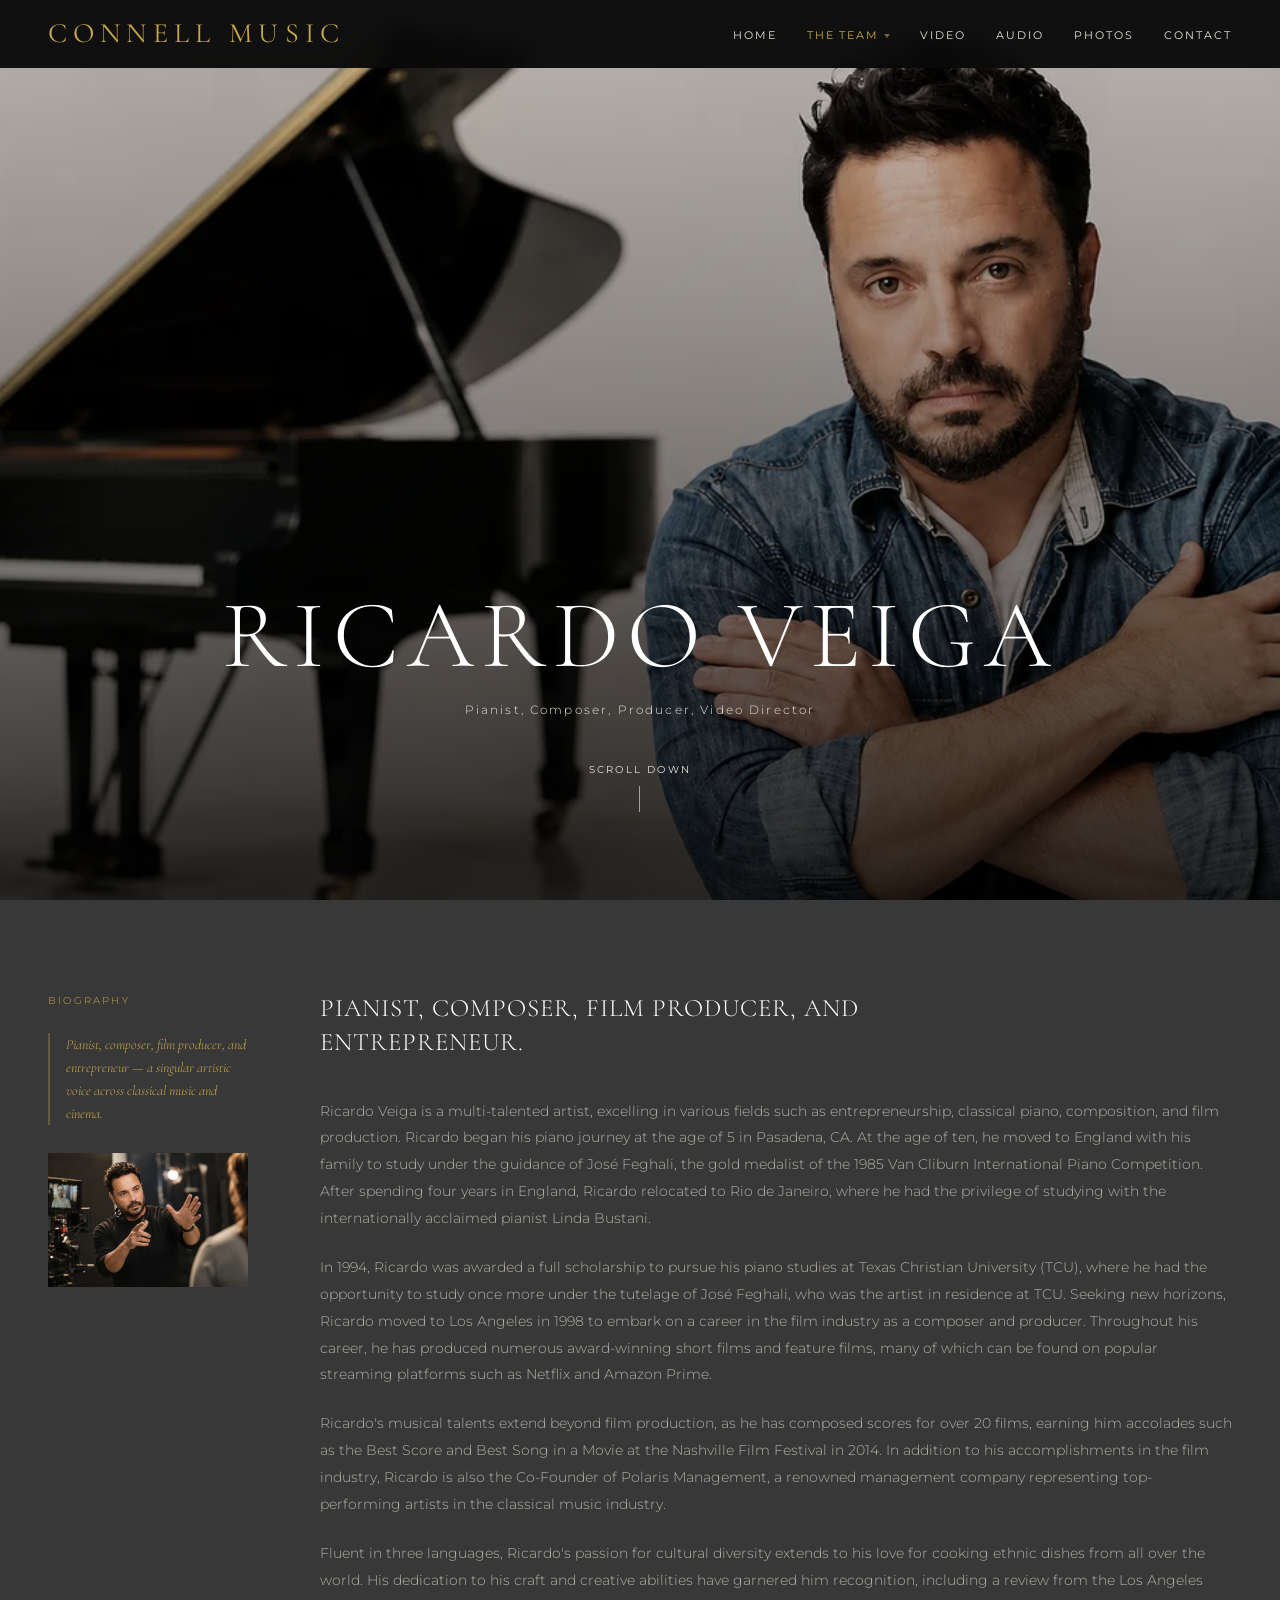
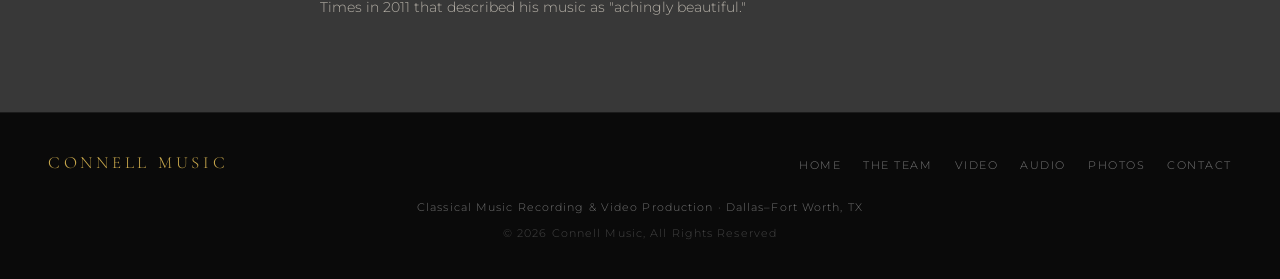
<file: ricardo-veiga.html>
<!doctype html>
<html lang="en">
<head>
<meta charset="utf-8">
<meta name="viewport" content="width=device-width,initial-scale=1">
<title>Ricardo Veiga — Connell Music</title>
<meta name="description" content="Ricardo Veiga — performing artist and collaborating musician with Connell Music. Classical performer based in Texas.">
<meta name="robots" content="index, follow">
<link rel="canonical" href="https://connellmusic.com/ricardo-veiga">
<meta property="og:type" content="website">
<meta property="og:url" content="https://connellmusic.com/ricardo-veiga">
<meta property="og:title" content="Ricardo Veiga — Connell Music">
<meta property="og:description" content="Ricardo Veiga — performing artist and collaborating musician with Connell Music.">
<meta property="og:image" content="https://connellmusic.com/assets/images/ricardo-og.jpg">
<meta property="og:site_name" content="Connell Music">
<meta name="twitter:card" content="summary_large_image">
<meta name="twitter:title" content="Ricardo Veiga — Connell Music">
<meta name="twitter:description" content="Ricardo Veiga — performing artist and collaborating musician with Connell Music.">
<meta name="twitter:image" content="https://connellmusic.com/assets/images/ricardo-og.jpg">
<script type="application/ld+json">
{
  "@context": "https://schema.org",
  "@type": "Person",
  "name": "Ricardo Veiga",
  "url": "https://connellmusic.com/ricardo-veiga",
  "jobTitle": "Performing Artist",
  "worksFor": {
    "@type": "Organization",
    "name": "Connell Music",
    "url": "https://connellmusic.com"
  }
}
</script>
<link rel="preconnect" href="https://fonts.googleapis.com">
<link rel="preconnect" href="https://fonts.gstatic.com" crossorigin>
<link rel="stylesheet" href="https://fonts.googleapis.com/css2?family=Cormorant+Garamond:ital,wght@0,300;0,400;1,300;1,400&family=Montserrat:wght@300;400;500&display=swap">
<link rel="stylesheet" href="assets/css/style.css">
<link rel="preload" as="image" href="assets/images/ricardo-desktop.webp" imagesrcset="assets/images/ricardo-mobile.webp 800w, assets/images/ricardo-desktop.webp 1600w" imagesizes="100vw" fetchpriority="high">
</head>
<body>

<header class="site-header">
  <nav class="nav">
    <a class="brand" href="/">Connell Music</a>
    <ul class="nav-links">
      <li><a href="/">Home</a></li>
      <li class="nav-dropdown">
        <a href="/the-team" class="nav-dropdown-toggle active">The Team</a>
        <ul class="nav-dropdown-menu">
          <li><a href="/the-team">James Connell</a></li>
          <li><a href="/gary-levinson">Gary Levinson</a></li>
          <li><a href="/eric-silberger">Eric Silberger</a></li>
          <li><a href="/ricardo-veiga" class="active">Ricardo Veiga</a></li>
        </ul>
      </li>
      <li><a href="/video">Video</a></li>
      <li><a href="/audio">Audio</a></li>
      <li><a href="/photos">Photos</a></li>
      <li><a href="/contact">Contact</a></li>
    </ul>
    <button class="menu-btn" aria-label="Menu">Menu</button>
  </nav>
</header>

<main>
  <section class="page-hero" id="ricardo">
    <div class="page-hero-bg" style="background-image:image-set(url('assets/images/ricardo-desktop.webp') type('image/webp'),url('assets/images/ricardo-desktop.jpg') type('image/jpeg'))"></div>
    <div class="page-hero-content">
      <h1 class="page-title">Ricardo Veiga</h1>
      <p class="page-sub">Pianist, Composer, Producer, Video Director</p>
      <button class="scroll-down">Scroll Down</button>
    </div>
  </section>

  <section class="bio-section">
    <div class="bio-inner">
      <aside class="bio-sidebar">
        <span class="bio-sidebar-label">Biography</span>
        <p class="bio-sidebar-quote">Pianist, composer, film producer, and entrepreneur — a singular artistic voice across classical music and cinema.</p>
        <picture>
          <source type="image/webp" srcset="assets/images/ricardo-directing-mobile.webp 800w, assets/images/ricardo-directing-desktop.webp 1536w" sizes="(max-width: 800px) 100vw, 1536px">
          <img
          src="assets/images/ricardo-directing-desktop.jpg"
          srcset="assets/images/ricardo-directing-mobile.jpg 800w, assets/images/ricardo-directing-desktop.jpg 1536w"
          sizes="(max-width: 800px) 100vw, 1536px"
          alt="Ricardo Veiga directing"
          class="bio-sidebar-photo" loading="lazy">
        </picture>
      </aside>

      <div class="bio-main">
        <h2 class="bio-main-heading">Pianist, Composer, Film Producer, and Entrepreneur.</h2>

        <picture>
          <source type="image/webp" srcset="assets/images/ricardo-directing-mobile.webp 800w, assets/images/ricardo-directing-desktop.webp 1536w" sizes="(max-width: 800px) 100vw, 1536px">
          <img
          src="assets/images/ricardo-directing-desktop.jpg"
          srcset="assets/images/ricardo-directing-mobile.jpg 800w, assets/images/ricardo-directing-desktop.jpg 1536w"
          sizes="(max-width: 800px) 100vw, 1536px"
          alt="Ricardo Veiga directing"
          class="bio-mobile-photo" loading="lazy">
        </picture>

        <p>Ricardo Veiga is a multi-talented artist, excelling in various fields such as entrepreneurship, classical piano, composition, and film production. Ricardo began his piano journey at the age of 5 in Pasadena, CA. At the age of ten, he moved to England with his family to study under the guidance of José Feghali, the gold medalist of the 1985 Van Cliburn International Piano Competition. After spending four years in England, Ricardo relocated to Rio de Janeiro, where he had the privilege of studying with the internationally acclaimed pianist Linda Bustani.</p>

        <p>In 1994, Ricardo was awarded a full scholarship to pursue his piano studies at Texas Christian University (TCU), where he had the opportunity to study once more under the tutelage of José Feghali, who was the artist in residence at TCU. Seeking new horizons, Ricardo moved to Los Angeles in 1998 to embark on a career in the film industry as a composer and producer. Throughout his career, he has produced numerous award-winning short films and feature films, many of which can be found on popular streaming platforms such as Netflix and Amazon Prime.</p>

        <p>Ricardo's musical talents extend beyond film production, as he has composed scores for over 20 films, earning him accolades such as the Best Score and Best Song in a Movie at the Nashville Film Festival in 2014. In addition to his accomplishments in the film industry, Ricardo is also the Co-Founder of Polaris Management, a renowned management company representing top-performing artists in the classical music industry.</p>

        <p>Fluent in three languages, Ricardo's passion for cultural diversity extends to his love for cooking ethnic dishes from all over the world. His dedication to his craft and creative abilities have garnered him recognition, including a review from the Los Angeles Times in 2011 that described his music as "achingly beautiful."</p>
      </div>
    </div>
  </section>
</main>

<footer class="site-footer">
  <div class="footer-inner">
    <div class="footer-row">
      <a class="footer-brand" href="/">Connell Music</a>
      <ul class="footer-links">
        <li><a href="/">Home</a></li>
        <li><a href="/the-team">The Team</a></li>
        <li><a href="/video">Video</a></li>
        <li><a href="/audio">Audio</a></li>
        <li><a href="/photos">Photos</a></li>
        <li><a href="/contact">Contact</a></li>
      </ul>
    </div>
    <p class="footer-loc">Classical Music Recording &amp; Video Production · Dallas–Fort Worth, TX</p>
    <p class="footer-copy">© 2026 Connell Music, All Rights Reserved</p>
  </div>
</footer>

<script src="assets/js/main.js"></script>
</body>
</html>
</file>
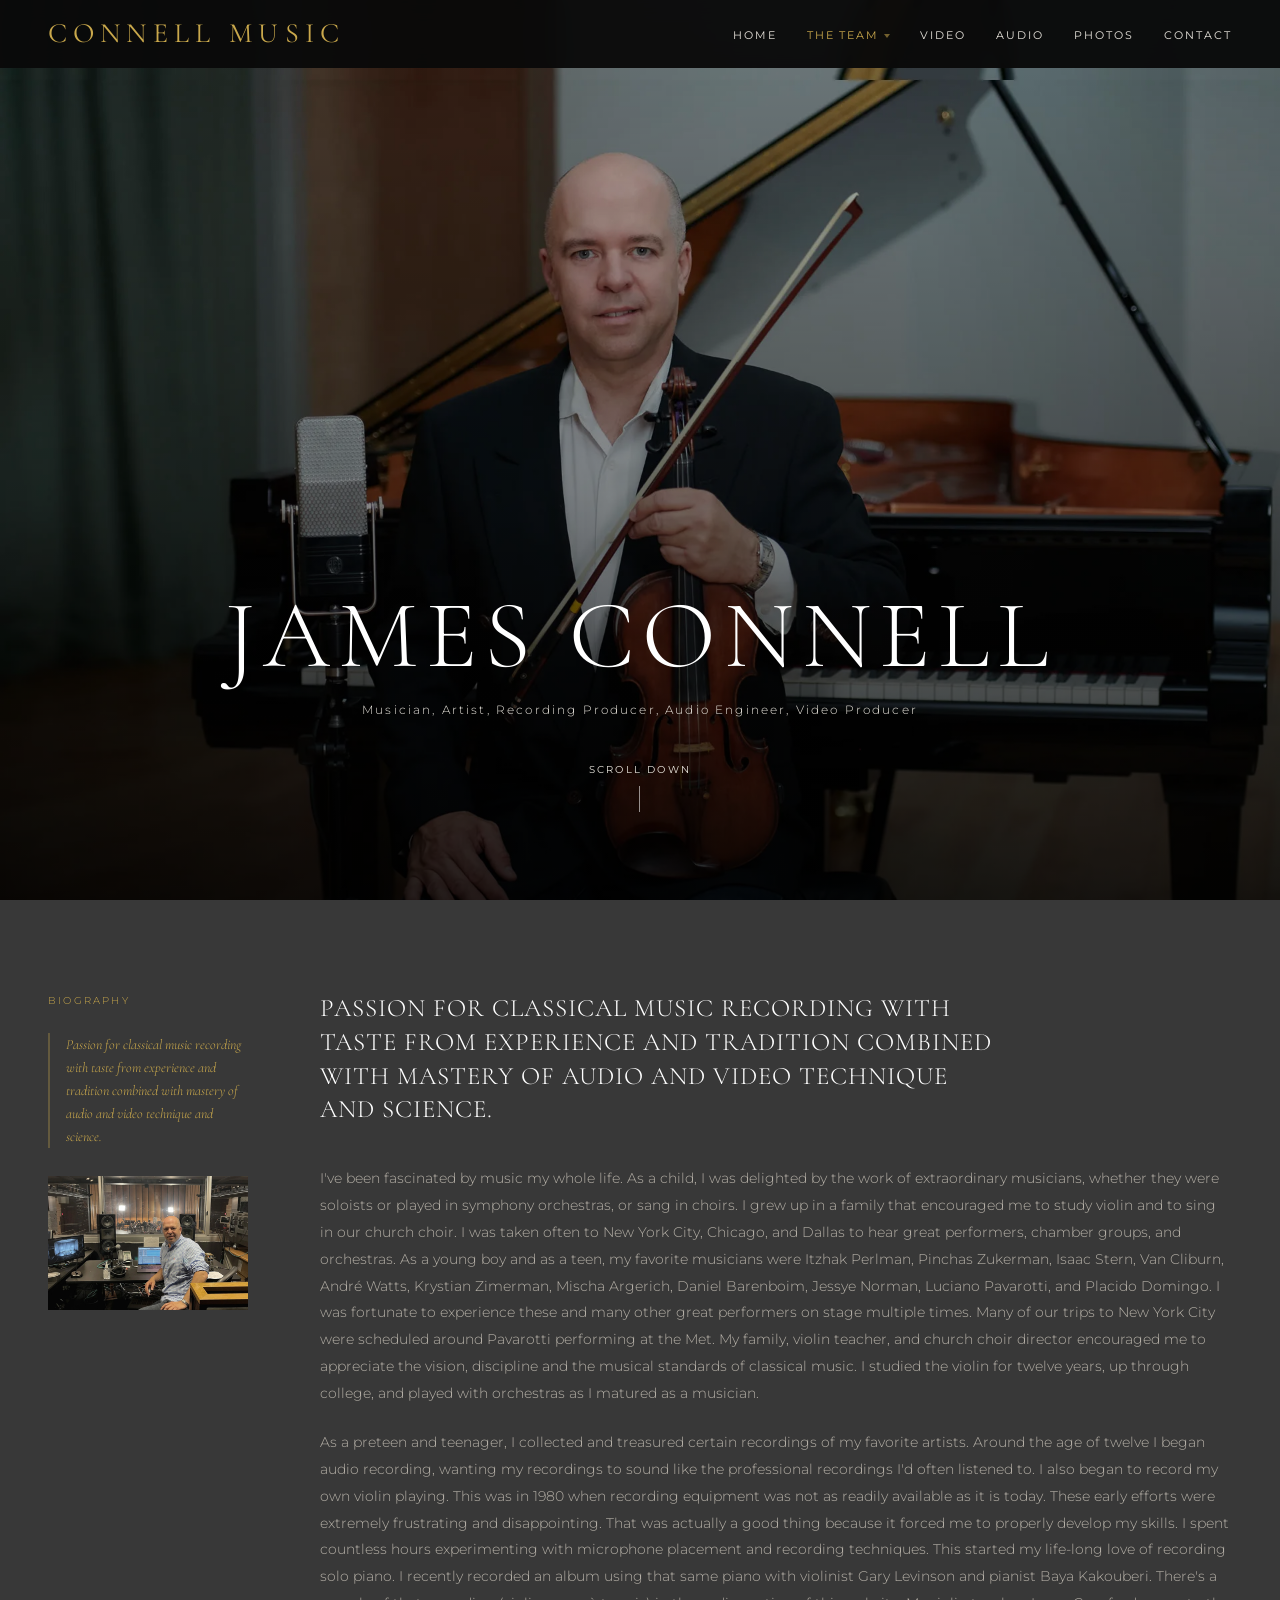
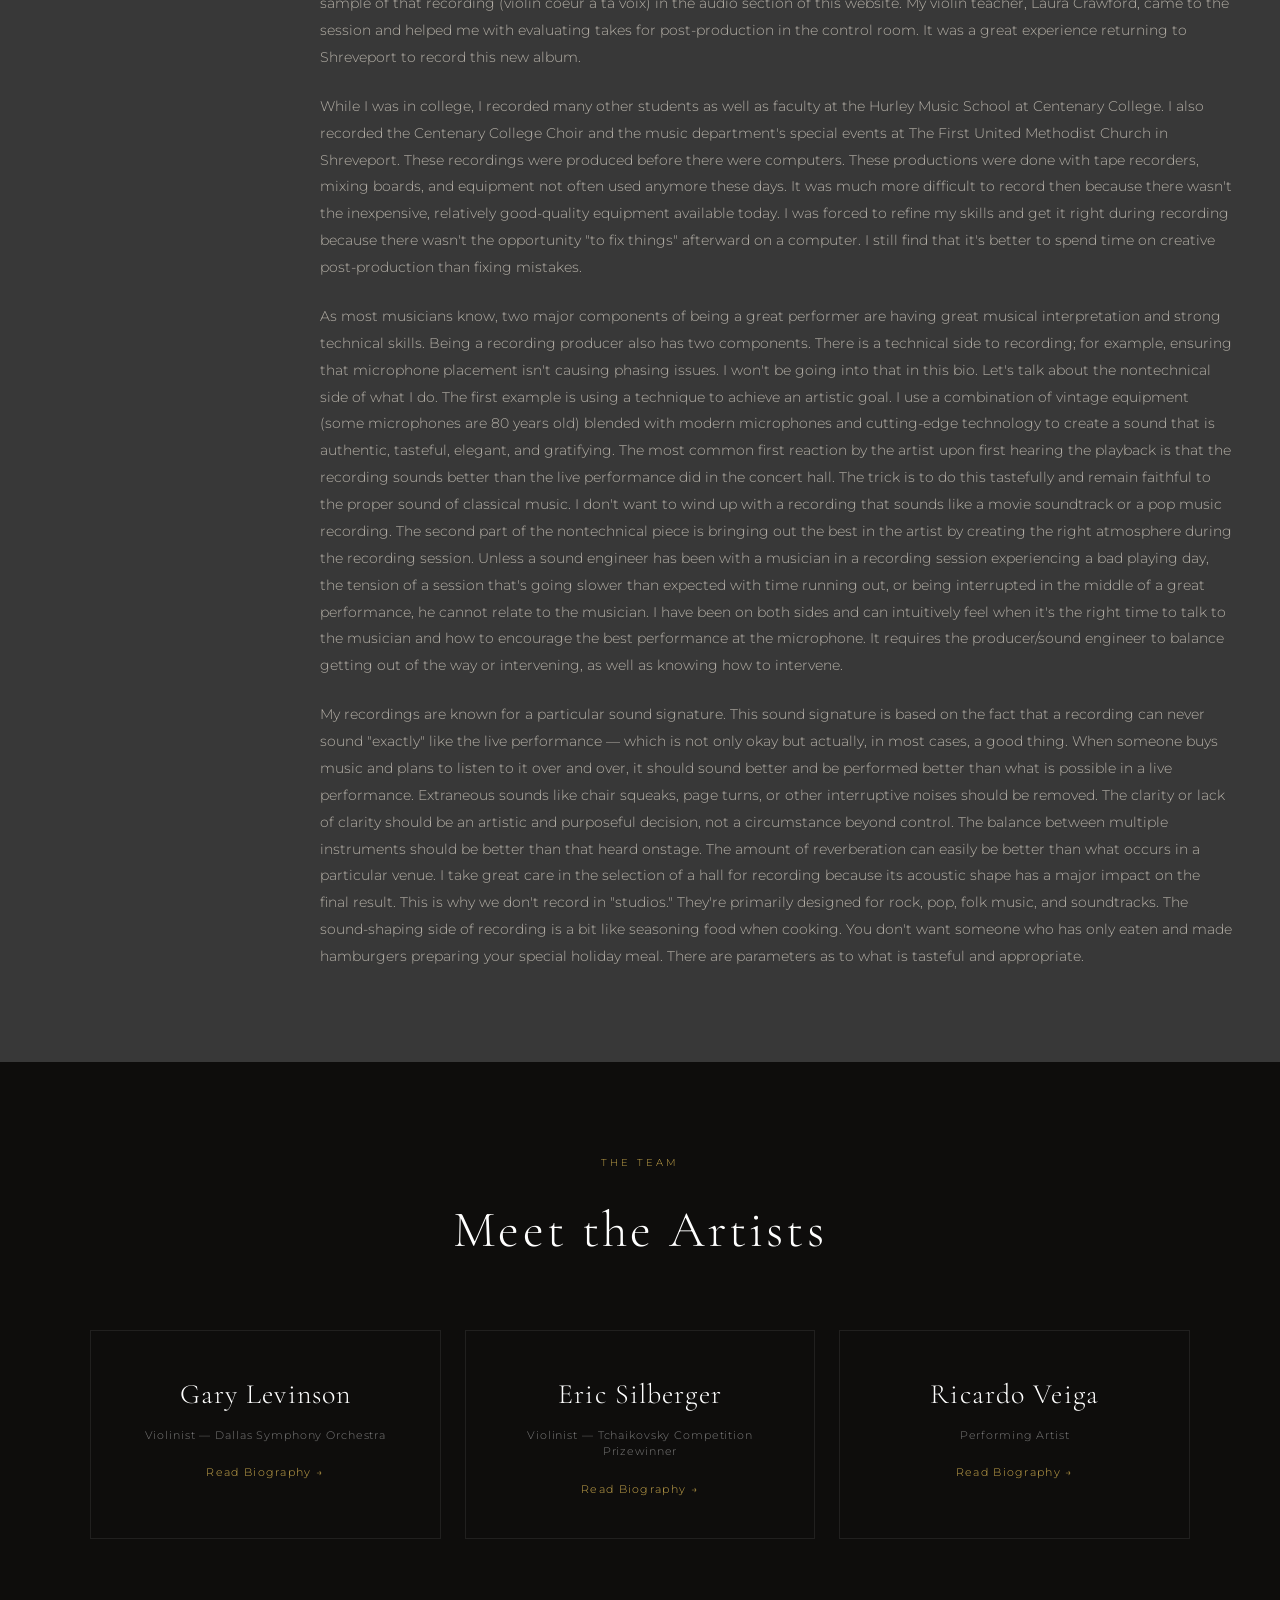
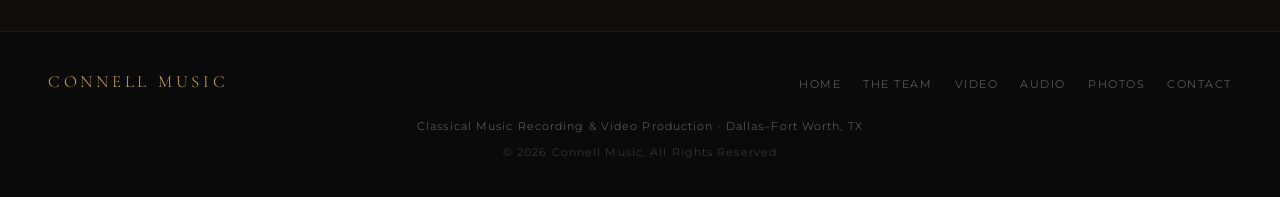
<file: the-team.html>
<!doctype html>
<html lang="en">
<head>
<meta charset="utf-8">
<meta name="viewport" content="width=device-width,initial-scale=1">
<title>The Team — Classical Music Recording | Dallas Fort Worth | Connell Music</title>
<meta name="description" content="Meet the Connell Music team — James Connell, Gary Levinson, Eric Silberger, and Ricardo Veiga. World-class classical music recording producers, video directors, and performers based in Dallas Fort Worth, TX.">
<meta name="author" content="James Connell">
<meta name="robots" content="index, follow">
<link rel="canonical" href="https://connellmusic.com/the-team">
<meta property="og:type" content="website">
<meta property="og:url" content="https://connellmusic.com/the-team">
<meta property="og:title" content="The Team — Classical Music Recording | Dallas Fort Worth | Connell Music">
<meta property="og:description" content="Meet the Connell Music team — James Connell, Gary Levinson, Eric Silberger, and Ricardo Veiga. Classical music recording producers and video directors based in Dallas Fort Worth, TX.">
<meta property="og:image" content="https://connellmusic.com/assets/images/hero-bio.jpg">
<meta property="og:site_name" content="Connell Music">
<meta name="twitter:card" content="summary_large_image">
<meta name="twitter:title" content="The Team — Classical Music Recording | Dallas Fort Worth | Connell Music">
<meta name="twitter:description" content="Meet the Connell Music team — classical music recording producers and video directors based in Dallas Fort Worth, TX.">
<meta name="twitter:image" content="https://connellmusic.com/assets/images/hero-bio.jpg">
<link rel="preconnect" href="https://fonts.googleapis.com">
<link rel="preconnect" href="https://fonts.gstatic.com" crossorigin>
<link rel="stylesheet" href="https://fonts.googleapis.com/css2?family=Cormorant+Garamond:ital,wght@0,300;0,400;1,300;1,400&family=Montserrat:wght@300;400;500&display=swap">
<link rel="stylesheet" href="assets/css/style.css">
<script type="application/ld+json">
{
  "@context": "https://schema.org",
  "@type": "Person",
  "name": "James Connell",
  "url": "https://connellmusic.com/the-team",
  "image": "https://connellmusic.com/assets/images/hero-bio.jpg",
  "jobTitle": "Classical Music Recording Producer",
  "description": "Classical music recording producer and audio engineer based in Texas with over forty years of experience recording soloists, orchestras, choirs, and chamber ensembles.",
  "worksFor": {
    "@type": "Organization",
    "name": "Connell Music",
    "url": "https://connellmusic.com"
  },
  "knowsAbout": [
    "Classical Music Recording",
    "Audio Engineering",
    "Video Production",
    "Orchestral Recording",
    "Chamber Music Recording"
  ]
}
</script>
<link rel="preload" as="image" href="assets/images/hero-bio.webp" imagesrcset="assets/images/mobile/hero-bio.webp 800w, assets/images/hero-bio.webp 1600w" imagesizes="100vw" fetchpriority="high">
</head>
<body>

<header class="site-header">
  <nav class="nav">
    <a class="brand" href="/">Connell Music</a>
    <ul class="nav-links">
      <li><a href="/">Home</a></li>
      <li class="nav-dropdown">
        <a href="/the-team" class="nav-dropdown-toggle active">The Team</a>
        <ul class="nav-dropdown-menu">
          <li><a href="/the-team" class="active">James Connell</a></li>
          <li><a href="/gary-levinson">Gary Levinson</a></li>
          <li><a href="/eric-silberger">Eric Silberger</a></li>
          <li><a href="/ricardo-veiga">Ricardo Veiga</a></li>
        </ul>
      </li>
      <li><a href="/video">Video</a></li>
      <li><a href="/audio">Audio</a></li>
      <li><a href="/photos">Photos</a></li>
      <li><a href="/contact">Contact</a></li>
    </ul>
    <button class="menu-btn" aria-label="Menu">Menu</button>
  </nav>
</header>

<main>

  <!-- ── JAMES CONNELL ── -->
  <section class="page-hero" id="james">
    <div class="page-hero-bg" style="background-image:image-set(url('assets/images/hero-bio.webp') type('image/webp'),url('assets/images/hero-bio.jpg') type('image/jpeg'))"></div>
    <div class="page-hero-content">
      <h1 class="page-title">James Connell</h1>
      <p class="page-sub">Musician, Artist, Recording Producer, Audio Engineer, Video Producer</p>
      <button class="scroll-down">Scroll Down</button>
    </div>
  </section>

  <section class="bio-section">
    <div class="bio-inner">
      <aside class="bio-sidebar">
        <span class="bio-sidebar-label">Biography</span>
        <p class="bio-sidebar-quote">Passion for classical music recording with taste from experience and tradition combined with mastery of audio and video technique and science.</p>
        <picture>
          <source type="image/webp" srcset="assets/images/james-dallas-chamber-mobile.webp 800w, assets/images/james-dallas-chamber-desktop.webp 900w" sizes="(max-width: 800px) 100vw, 900px">
          <img
          src="assets/images/james-dallas-chamber-desktop.jpg"
          srcset="assets/images/james-dallas-chamber-mobile.jpg 800w, assets/images/james-dallas-chamber-desktop.jpg 900w"
          sizes="(max-width: 800px) 100vw, 900px"
          alt="James Connell recording the Dallas Chamber Orchestra"
          class="bio-sidebar-photo" loading="lazy">
        </picture>
      </aside>

      <div class="bio-main">
        <h2 class="bio-main-heading">Passion for Classical Music Recording with Taste from Experience and Tradition Combined with Mastery of Audio and Video Technique and Science.</h2>

        <picture>
          <source type="image/webp" srcset="assets/images/james-dallas-chamber-mobile.webp 800w, assets/images/james-dallas-chamber-desktop.webp 900w" sizes="(max-width: 800px) 100vw, 900px">
          <img
          src="assets/images/james-dallas-chamber-desktop.jpg"
          srcset="assets/images/james-dallas-chamber-mobile.jpg 800w, assets/images/james-dallas-chamber-desktop.jpg 900w"
          sizes="(max-width: 800px) 100vw, 900px"
          alt="James Connell recording the Dallas Chamber Orchestra"
          class="bio-mobile-photo" loading="lazy">
        </picture>

        <p>I've been fascinated by music my whole life. As a child, I was delighted by the work of extraordinary musicians, whether they were soloists or played in symphony orchestras, or sang in choirs. I grew up in a family that encouraged me to study violin and to sing in our church choir. I was taken often to New York City, Chicago, and Dallas to hear great performers, chamber groups, and orchestras. As a young boy and as a teen, my favorite musicians were Itzhak Perlman, Pinchas Zukerman, Isaac Stern, Van Cliburn, André Watts, Krystian Zimerman, Mischa Argerich, Daniel Barenboim, Jessye Norman, Luciano Pavarotti, and Placido Domingo. I was fortunate to experience these and many other great performers on stage multiple times. Many of our trips to New York City were scheduled around Pavarotti performing at the Met. My family, violin teacher, and church choir director encouraged me to appreciate the vision, discipline and the musical standards of classical music. I studied the violin for twelve years, up through college, and played with orchestras as I matured as a musician.</p>

        <p>As a preteen and teenager, I collected and treasured certain recordings of my favorite artists. Around the age of twelve I began audio recording, wanting my recordings to sound like the professional recordings I'd often listened to. I also began to record my own violin playing. This was in 1980 when recording equipment was not as readily available as it is today. These early efforts were extremely frustrating and disappointing. That was actually a good thing because it forced me to properly develop my skills. I spent countless hours experimenting with microphone placement and recording techniques. This started my life-long love of recording solo piano. I recently recorded an album using that same piano with violinist Gary Levinson and pianist Baya Kakouberi. There's a sample of that recording (violin coeur à ta voix) in the audio section of this website. My violin teacher, Laura Crawford, came to the session and helped me with evaluating takes for post-production in the control room. It was a great experience returning to Shreveport to record this new album.</p>

        <p>While I was in college, I recorded many other students as well as faculty at the Hurley Music School at Centenary College. I also recorded the Centenary College Choir and the music department's special events at The First United Methodist Church in Shreveport. These recordings were produced before there were computers. These productions were done with tape recorders, mixing boards, and equipment not often used anymore these days. It was much more difficult to record then because there wasn't the inexpensive, relatively good-quality equipment available today. I was forced to refine my skills and get it right during recording because there wasn't the opportunity "to fix things" afterward on a computer. I still find that it's better to spend time on creative post-production than fixing mistakes.</p>

        <p>As most musicians know, two major components of being a great performer are having great musical interpretation and strong technical skills. Being a recording producer also has two components. There is a technical side to recording; for example, ensuring that microphone placement isn't causing phasing issues. I won't be going into that in this bio. Let's talk about the nontechnical side of what I do. The first example is using a technique to achieve an artistic goal. I use a combination of vintage equipment (some microphones are 80 years old) blended with modern microphones and cutting-edge technology to create a sound that is authentic, tasteful, elegant, and gratifying. The most common first reaction by the artist upon first hearing the playback is that the recording sounds better than the live performance did in the concert hall. The trick is to do this tastefully and remain faithful to the proper sound of classical music. I don't want to wind up with a recording that sounds like a movie soundtrack or a pop music recording. The second part of the nontechnical piece is bringing out the best in the artist by creating the right atmosphere during the recording session. Unless a sound engineer has been with a musician in a recording session experiencing a bad playing day, the tension of a session that's going slower than expected with time running out, or being interrupted in the middle of a great performance, he cannot relate to the musician. I have been on both sides and can intuitively feel when it's the right time to talk to the musician and how to encourage the best performance at the microphone. It requires the producer/sound engineer to balance getting out of the way or intervening, as well as knowing how to intervene.</p>

        <p>My recordings are known for a particular sound signature. This sound signature is based on the fact that a recording can never sound "exactly" like the live performance — which is not only okay but actually, in most cases, a good thing. When someone buys music and plans to listen to it over and over, it should sound better and be performed better than what is possible in a live performance. Extraneous sounds like chair squeaks, page turns, or other interruptive noises should be removed. The clarity or lack of clarity should be an artistic and purposeful decision, not a circumstance beyond control. The balance between multiple instruments should be better than that heard onstage. The amount of reverberation can easily be better than what occurs in a particular venue. I take great care in the selection of a hall for recording because its acoustic shape has a major impact on the final result. This is why we don't record in "studios." They're primarily designed for rock, pop, folk music, and soundtracks. The sound-shaping side of recording is a bit like seasoning food when cooking. You don't want someone who has only eaten and made hamburgers preparing your special holiday meal. There are parameters as to what is tasteful and appropriate.</p>
      </div>
    </div>
  </section>

  <!-- ── MEET THE ARTISTS ── -->
  <section class="team-roster">
    <div class="team-roster-inner">
      <span class="team-roster-eyebrow">The Team</span>
      <h2 class="team-roster-heading">Meet the Artists</h2>
      <div class="team-roster-grid">
        <a class="team-roster-card" href="/gary-levinson">
          <span class="team-roster-name">Gary Levinson</span>
          <span class="team-roster-role">Violinist — Dallas Symphony Orchestra</span>
          <span class="team-roster-cta">Read Biography →</span>
        </a>
        <a class="team-roster-card" href="/eric-silberger">
          <span class="team-roster-name">Eric Silberger</span>
          <span class="team-roster-role">Violinist — Tchaikovsky Competition Prizewinner</span>
          <span class="team-roster-cta">Read Biography →</span>
        </a>
        <a class="team-roster-card" href="/ricardo-veiga">
          <span class="team-roster-name">Ricardo Veiga</span>
          <span class="team-roster-role">Performing Artist</span>
          <span class="team-roster-cta">Read Biography →</span>
        </a>
      </div>
    </div>
  </section>

</main>

<footer class="site-footer">
  <div class="footer-inner">
    <div class="footer-row">
      <a class="footer-brand" href="/">Connell Music</a>
      <ul class="footer-links">
        <li><a href="/">Home</a></li>
        <li><a href="/the-team">The Team</a></li>
        <li><a href="/video">Video</a></li>
        <li><a href="/audio">Audio</a></li>
        <li><a href="/photos">Photos</a></li>
        <li><a href="/contact">Contact</a></li>
      </ul>
    </div>
    <p class="footer-loc">Classical Music Recording &amp; Video Production · Dallas–Fort Worth, TX</p>
    <p class="footer-copy">© 2026 Connell Music, All Rights Reserved</p>
  </div>
</footer>

<script src="assets/js/main.js"></script>
</body>
</html>
</file>
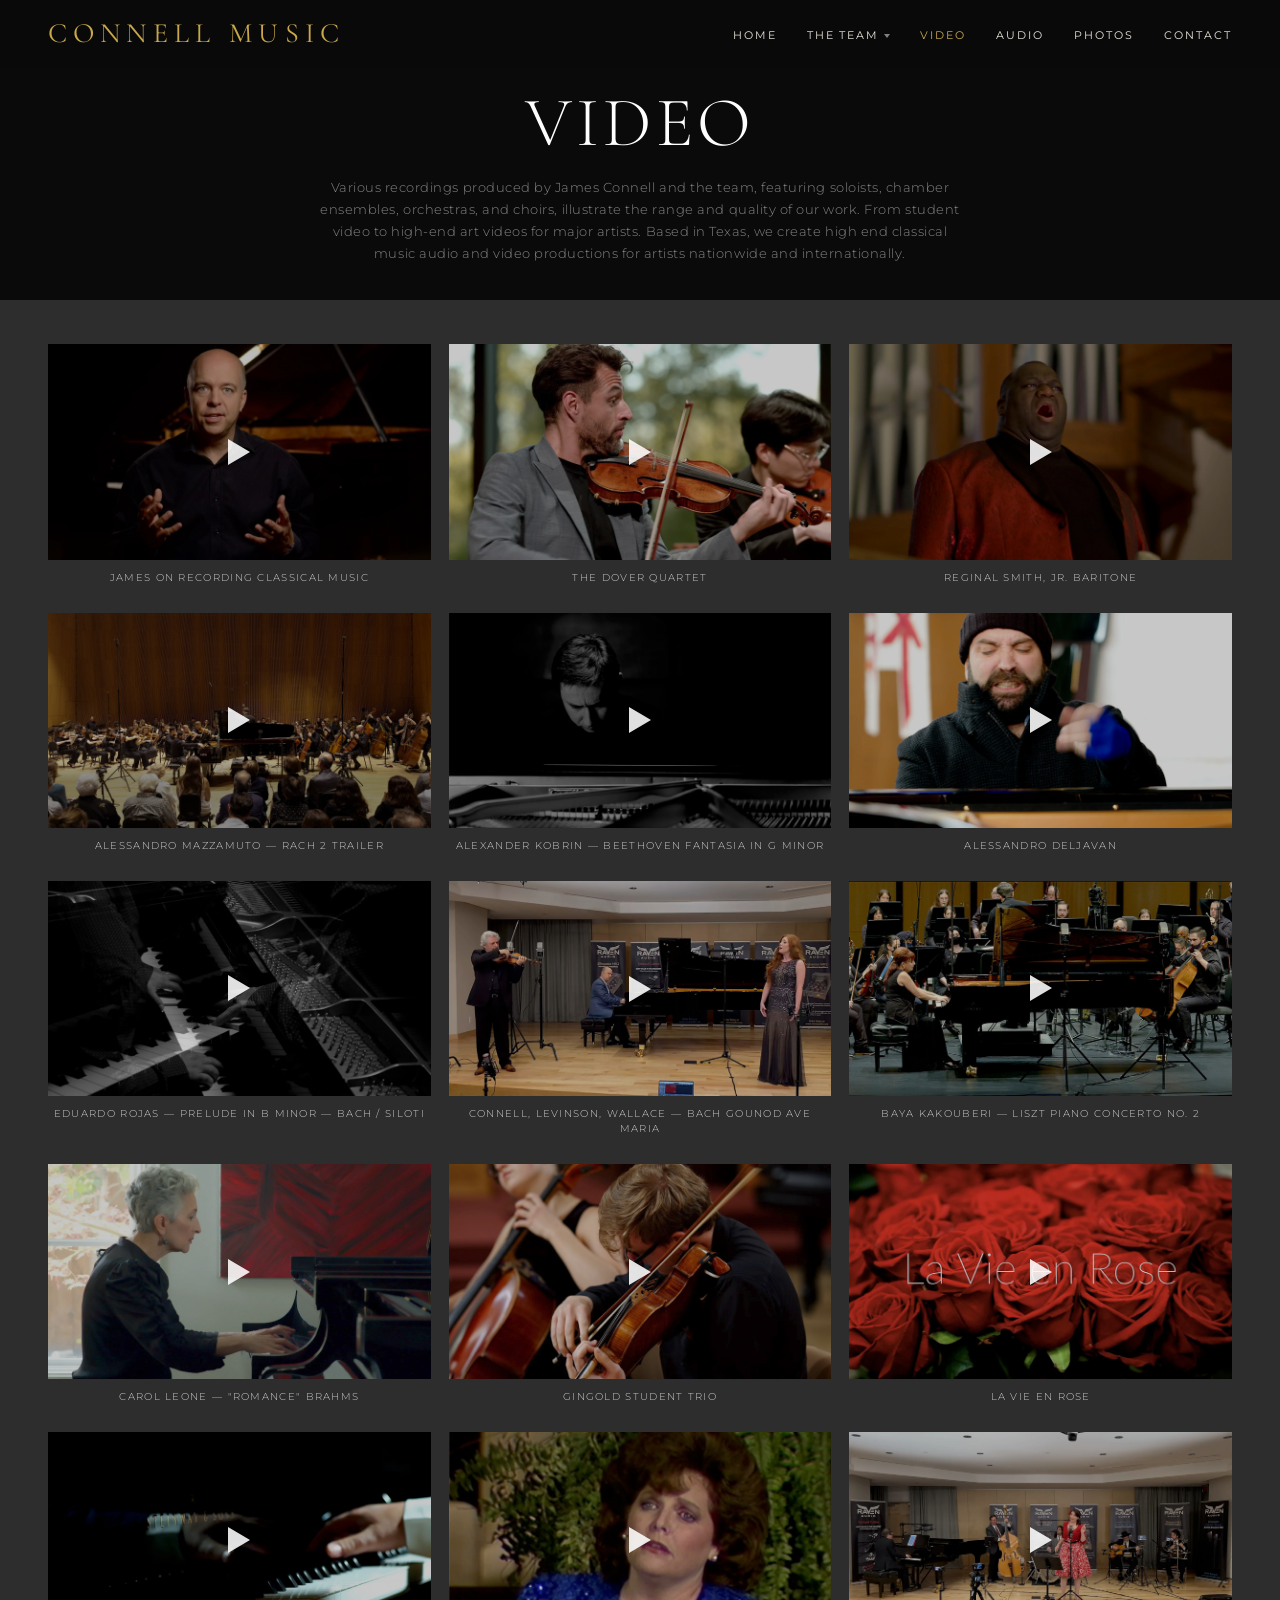
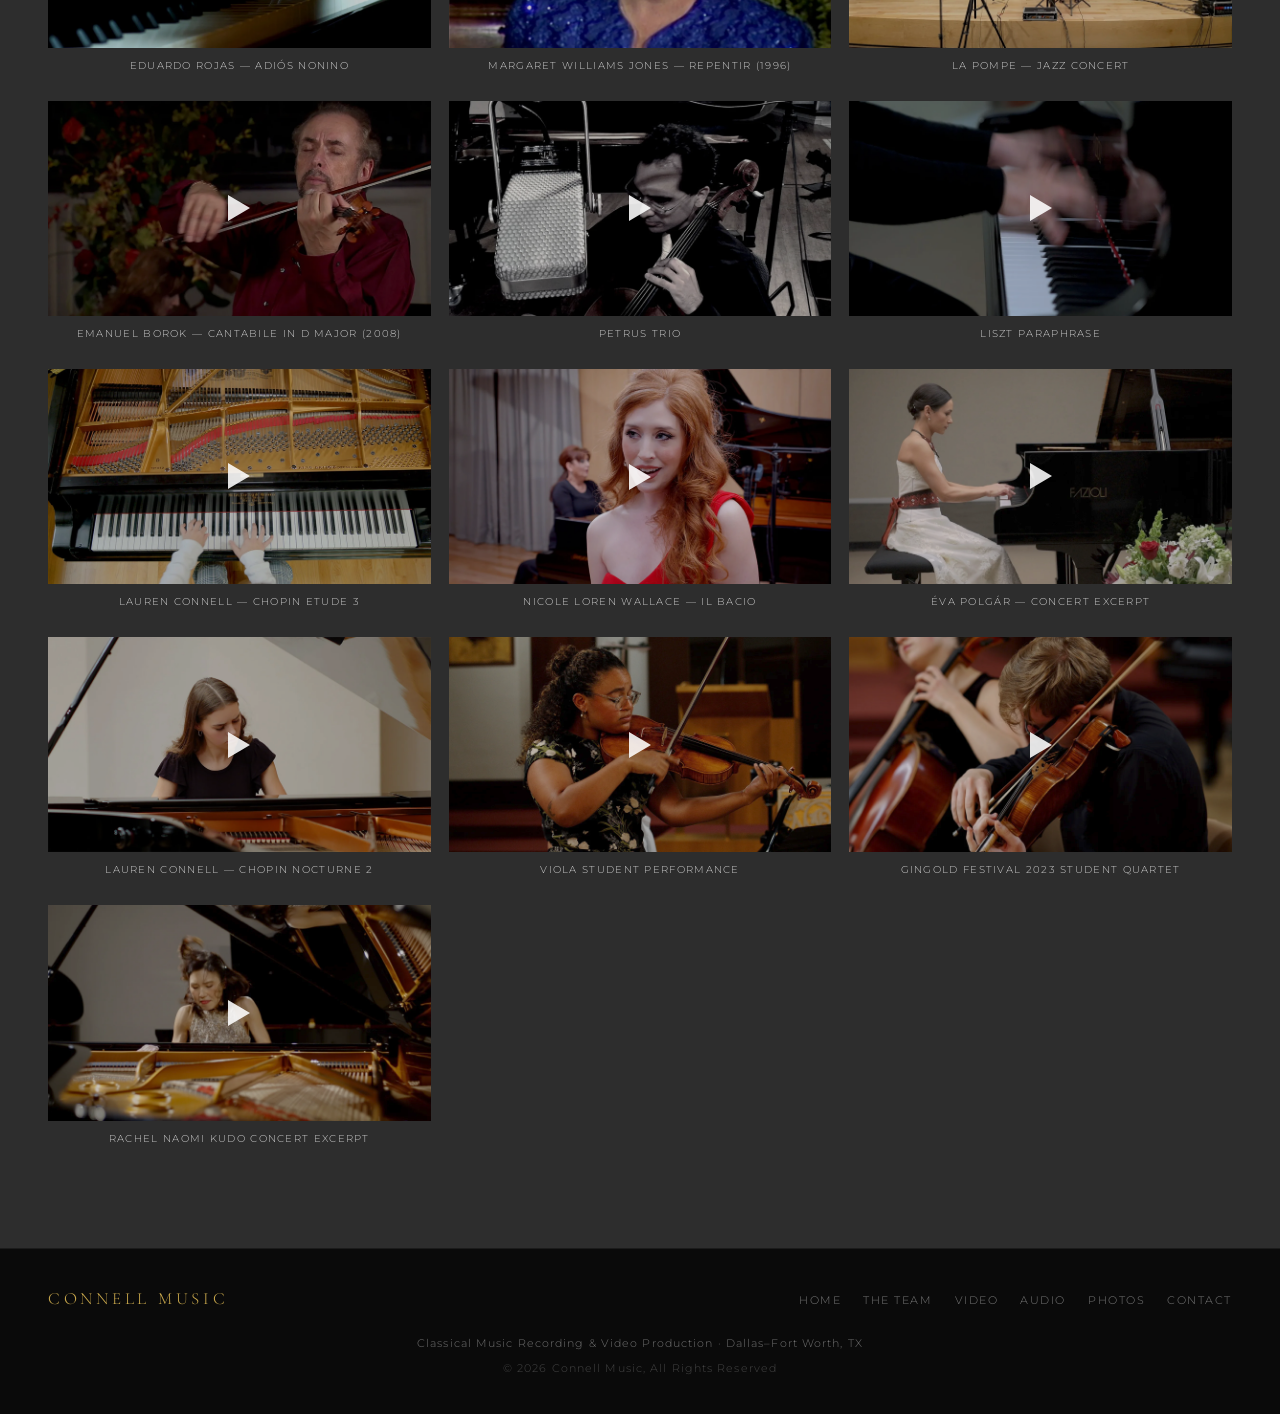
<file: video.html>
<!doctype html>
<html lang="en">
<head>
<meta charset="utf-8">
<meta name="viewport" content="width=device-width,initial-scale=1">
<title>Classical Music Video Production — Dallas Fort Worth | Connell Music</title>
<meta name="description" content="Cinematic classical music video production based in Dallas Fort Worth, TX. High-end art videos, concert recordings, and audition videos for soloists, ensembles, and orchestras. Serving DFW and artists nationwide.">
<meta name="author" content="James Connell">
<meta name="robots" content="index, follow">
<link rel="canonical" href="https://connellmusic.com/video">
<meta property="og:type" content="website">
<meta property="og:url" content="https://connellmusic.com/video">
<meta property="og:title" content="Classical Music Video Production — Dallas Fort Worth | Connell Music">
<meta property="og:description" content="Cinematic classical music video production based in Dallas Fort Worth, TX. High-end art videos, concert recordings, and audition videos for soloists and ensembles.">
<meta property="og:image" content="https://connellmusic.com/assets/images/hero-home.jpg">
<meta property="og:site_name" content="Connell Music">
<meta name="twitter:card" content="summary_large_image">
<meta name="twitter:title" content="Classical Music Video Production — Dallas Fort Worth | Connell Music">
<meta name="twitter:description" content="Cinematic classical music video production based in Dallas Fort Worth, TX. High-end art videos, concert recordings, and audition videos for soloists and ensembles.">
<meta name="twitter:image" content="https://connellmusic.com/assets/images/hero-home.jpg">
<link rel="preconnect" href="https://fonts.googleapis.com">
<link rel="preconnect" href="https://fonts.gstatic.com" crossorigin>
<link rel="stylesheet" href="https://fonts.googleapis.com/css2?family=Cormorant+Garamond:ital,wght@0,300;0,400;1,300;1,400&family=Montserrat:wght@300;400;500&display=swap">
<link rel="stylesheet" href="assets/css/style.css">
<script type="application/ld+json">
{
  "@context": "https://schema.org",
  "@type": "ItemList",
  "name": "Classical Music Video Recordings — Connell Music",
  "description": "Classical music video recordings produced by James Connell — soloists, chamber ensembles, orchestras, and choirs.",
  "url": "https://connellmusic.com/video",
  "itemListElement": [
    {"@type":"ListItem","position":1,"item":{"@type":"VideoObject","name":"James on Recording Classical Music","thumbnailUrl":"https://connellmusic.com/assets/images/James_Connell_Presenting.jpg","embedUrl":"https://player.vimeo.com/video/896295367","url":"https://vimeo.com/896295367","uploadDate":"2023-10-01","description":"James Connell discusses the art and craft of classical music recording production."}},
    {"@type":"ListItem","position":2,"item":{"@type":"VideoObject","name":"The Dover Quartet","thumbnailUrl":"https://connellmusic.com/assets/images/DoverQuartet.jpg","embedUrl":"https://player.vimeo.com/video/884591773","url":"https://vimeo.com/884591773","uploadDate":"2023-09-01","description":"The Dover Quartet — classical string quartet recording produced by Connell Music."}},
    {"@type":"ListItem","position":3,"item":{"@type":"VideoObject","name":"Reginal Smith, Jr. Baritone","thumbnailUrl":"https://connellmusic.com/assets/images/Reggie-Thumb.jpg","embedUrl":"https://player.vimeo.com/video/1149058950","url":"https://vimeo.com/1149058950","uploadDate":"2025-01-01","description":"Reginal Smith, Jr. — baritone performance recorded by Connell Music."}},
    {"@type":"ListItem","position":4,"item":{"@type":"VideoObject","name":"Alessandro Mazzamuto — Rachmaninoff Piano Concerto No. 2 Trailer","thumbnailUrl":"https://connellmusic.com/assets/images/Mazzamuto-Orchestra.jpg","embedUrl":"https://player.vimeo.com/video/1033299626","url":"https://vimeo.com/1033299626","uploadDate":"2024-06-01","description":"Alessandro Mazzamuto performing Rachmaninoff Piano Concerto No. 2 — trailer produced by Connell Music."}},
    {"@type":"ListItem","position":5,"item":{"@type":"VideoObject","name":"Alexander Kobrin — Beethoven Fantasia in G Minor","thumbnailUrl":"https://connellmusic.com/assets/images/Kobrin1.jpg","embedUrl":"https://player.vimeo.com/video/960349151","url":"https://vimeo.com/960349151","uploadDate":"2024-01-01","description":"Alexander Kobrin performs Beethoven Fantasia in G Minor — recorded by Connell Music."}},
    {"@type":"ListItem","position":6,"item":{"@type":"VideoObject","name":"Alessandro Deljavan","thumbnailUrl":"https://connellmusic.com/assets/images/Deljavan-11.jpg","embedUrl":"https://player.vimeo.com/video/1174819643","url":"https://vimeo.com/1174819643","uploadDate":"2025-03-01","description":"Alessandro Deljavan — classical piano performance recorded by Connell Music."}},
    {"@type":"ListItem","position":7,"item":{"@type":"VideoObject","name":"Eduardo Rojas — Prelude in B Minor — Bach / Siloti","thumbnailUrl":"https://connellmusic.com/assets/images/Bach-Siloti-2.jpg","embedUrl":"https://player.vimeo.com/video/780468466","url":"https://vimeo.com/780468466","uploadDate":"2023-01-01","description":"Eduardo Rojas performs Bach/Siloti Prelude in B Minor — recorded by Connell Music."}},
    {"@type":"ListItem","position":8,"item":{"@type":"VideoObject","name":"Connell, Levinson, Wallace — Bach Gounod Ave Maria","thumbnailUrl":"https://connellmusic.com/assets/images/PianoViolinSopranoRecording.jpg","embedUrl":"https://player.vimeo.com/video/761249326","url":"https://vimeo.com/761249326","uploadDate":"2022-09-01","description":"James Connell, Gary Levinson, and Nicole Loren Wallace perform Bach/Gounod Ave Maria."}},
    {"@type":"ListItem","position":9,"item":{"@type":"VideoObject","name":"Baya Kakouberi — Liszt Piano Concerto No. 2","thumbnailUrl":"https://connellmusic.com/assets/images/PianoConcertoRecording.jpg","embedUrl":"https://player.vimeo.com/video/761263869","url":"https://vimeo.com/761263869","uploadDate":"2022-09-01","description":"Baya Kakouberi performs Liszt Piano Concerto No. 2 — recorded by Connell Music."}},
    {"@type":"ListItem","position":10,"item":{"@type":"VideoObject","name":"Carol Leone — Romance, Brahms","thumbnailUrl":"https://connellmusic.com/assets/images/Carol-Leone.jpg","embedUrl":"https://player.vimeo.com/video/960348346","url":"https://vimeo.com/960348346","uploadDate":"2024-01-01","description":"Carol Leone performs Brahms Romance — recorded by Connell Music."}},
    {"@type":"ListItem","position":11,"item":{"@type":"VideoObject","name":"Gingold Student Trio","thumbnailUrl":"https://connellmusic.com/assets/images/Student-Quartet-2023-4.jpg","embedUrl":"https://player.vimeo.com/video/761254016","url":"https://vimeo.com/761254016","uploadDate":"2022-09-01","description":"Gingold Student Trio — student chamber music performance recorded by Connell Music."}},
    {"@type":"ListItem","position":12,"item":{"@type":"VideoObject","name":"La Vie En Rose","thumbnailUrl":"https://connellmusic.com/assets/images/La-Vie-En-Rose.jpg","embedUrl":"https://player.vimeo.com/video/761238219","url":"https://vimeo.com/761238219","uploadDate":"2022-09-01","description":"La Vie En Rose — classical crossover performance recorded by Connell Music."}},
    {"@type":"ListItem","position":13,"item":{"@type":"VideoObject","name":"Eduardo Rojas — Adiós Nonino","thumbnailUrl":"https://connellmusic.com/assets/images/StienwayClassicalRecording.jpg","embedUrl":"https://player.vimeo.com/video/761245827","url":"https://vimeo.com/761245827","uploadDate":"2022-09-01","description":"Eduardo Rojas performs Piazzolla's Adiós Nonino — recorded by Connell Music."}},
    {"@type":"ListItem","position":14,"item":{"@type":"VideoObject","name":"Margaret Williams Jones — Repentir","thumbnailUrl":"https://connellmusic.com/assets/images/SopranoClassicalRecording.jpg","embedUrl":"https://player.vimeo.com/video/761247782","url":"https://vimeo.com/761247782","uploadDate":"2022-09-01","description":"Margaret Williams Jones performs Repentir — soprano recording produced by Connell Music."}},
    {"@type":"ListItem","position":15,"item":{"@type":"VideoObject","name":"La Pompe — Jazz Concert","thumbnailUrl":"https://connellmusic.com/assets/images/La-Pompe-scaled.jpg","embedUrl":"https://player.vimeo.com/video/830403647","url":"https://vimeo.com/830403647","uploadDate":"2023-04-01","description":"La Pompe jazz concert — recorded by Connell Music."}},
    {"@type":"ListItem","position":16,"item":{"@type":"VideoObject","name":"Emanuel Borok — Cantabile in D Major","thumbnailUrl":"https://connellmusic.com/assets/images/ViolinClassicalRecording.jpg","embedUrl":"https://player.vimeo.com/video/762366210","url":"https://vimeo.com/762366210","uploadDate":"2022-10-01","description":"Emanuel Borok performs Cantabile in D Major — violin recording produced by Connell Music."}},
    {"@type":"ListItem","position":17,"item":{"@type":"VideoObject","name":"Petrus Trio","thumbnailUrl":"https://connellmusic.com/assets/images/ClassicalTrioRecording.jpg","embedUrl":"https://player.vimeo.com/video/761263780","url":"https://vimeo.com/761263780","uploadDate":"2022-09-01","description":"Petrus Trio — chamber music performance recorded by Connell Music."}},
    {"@type":"ListItem","position":18,"item":{"@type":"VideoObject","name":"Liszt Paraphrase","thumbnailUrl":"https://connellmusic.com/assets/images/ClassicalPianoRecording.jpg","embedUrl":"https://player.vimeo.com/video/764183544","url":"https://vimeo.com/764183544","uploadDate":"2022-10-01","description":"Liszt Paraphrase — classical piano recording produced by Connell Music."}},
    {"@type":"ListItem","position":19,"item":{"@type":"VideoObject","name":"Lauren Connell — Chopin Etude No. 3","thumbnailUrl":"https://connellmusic.com/assets/images/Lauren-Chopin-Vid.jpg","embedUrl":"https://player.vimeo.com/video/761241410","url":"https://vimeo.com/761241410","uploadDate":"2022-09-01","description":"Lauren Connell performs Chopin Etude No. 3 — piano recording produced by Connell Music."}},
    {"@type":"ListItem","position":20,"item":{"@type":"VideoObject","name":"Nicole Loren Wallace — Il Bacio","thumbnailUrl":"https://connellmusic.com/assets/images/NicoleVideo.jpg","embedUrl":"https://player.vimeo.com/video/763625114","url":"https://vimeo.com/763625114","uploadDate":"2022-10-01","description":"Nicole Loren Wallace performs Il Bacio — soprano recording produced by Connell Music."}},
    {"@type":"ListItem","position":21,"item":{"@type":"VideoObject","name":"Éva Polgár — Concert Excerpt","thumbnailUrl":"https://connellmusic.com/assets/images/Ava-Polgar-2.jpg","embedUrl":"https://player.vimeo.com/video/854791415","url":"https://vimeo.com/854791415","uploadDate":"2023-07-01","description":"Éva Polgár concert excerpt — classical piano recording produced by Connell Music."}},
    {"@type":"ListItem","position":22,"item":{"@type":"VideoObject","name":"Lauren Connell — Chopin Nocturne No. 2","thumbnailUrl":"https://connellmusic.com/assets/images/Lauren-Chopin-Nocturne-2.jpg","embedUrl":"https://player.vimeo.com/video/780490050","url":"https://vimeo.com/780490050","uploadDate":"2023-01-01","description":"Lauren Connell performs Chopin Nocturne No. 2 — piano recording produced by Connell Music."}},
    {"@type":"ListItem","position":23,"item":{"@type":"VideoObject","name":"Viola Student Performance","thumbnailUrl":"https://connellmusic.com/assets/images/Breanna-Lang-Final-Cut-copy.jpg","embedUrl":"https://player.vimeo.com/video/858475705","url":"https://vimeo.com/858475705","uploadDate":"2023-07-01","description":"Viola student performance — recorded by Connell Music."}},
    {"@type":"ListItem","position":24,"item":{"@type":"VideoObject","name":"Gingold Festival 2023 Student Quartet","thumbnailUrl":"https://connellmusic.com/assets/images/Student-Quartet-2023-4.jpg","embedUrl":"https://player.vimeo.com/video/884620719","url":"https://vimeo.com/884620719","uploadDate":"2023-09-01","description":"Gingold Festival 2023 Student Quartet — recorded by Connell Music."}},
    {"@type":"ListItem","position":25,"item":{"@type":"VideoObject","name":"Rachel Naomi Kudo — Concert Excerpt","thumbnailUrl":"https://connellmusic.com/assets/images/Rachel-Naomi-Kudo-Concert-Excerpt.jpg","embedUrl":"https://player.vimeo.com/video/884600870","url":"https://vimeo.com/884600870","uploadDate":"2023-09-01","description":"Rachel Naomi Kudo concert excerpt — violin recording produced by Connell Music."}}
  ]
}
</script>
</head>
<body>

<header class="site-header">
  <nav class="nav">
    <a class="brand" href="/">Connell Music</a>
    <ul class="nav-links">
      <li><a href="/">Home</a></li>
      <li class="nav-dropdown">
        <a href="/the-team" class="nav-dropdown-toggle">The Team</a>
        <ul class="nav-dropdown-menu">
          <li><a href="/the-team">James Connell</a></li>
          <li><a href="/gary-levinson">Gary Levinson</a></li>
          <li><a href="/eric-silberger">Eric Silberger</a></li>
          <li><a href="/ricardo-veiga">Ricardo Veiga</a></li>
        </ul>
      </li>
      <li><a href="/video" class="active">Video</a></li>
      <li><a href="/audio">Audio</a></li>
      <li><a href="/photos">Photos</a></li>
      <li><a href="/contact">Contact</a></li>
    </ul>
    <button class="menu-btn" aria-label="Menu">Menu</button>
  </nav>
</header>

<main>
  <div class="inner-banner">
    <h1 class="inner-title">Video</h1>
    <p class="inner-sub">Various recordings produced by James Connell and the team, featuring soloists, chamber ensembles, orchestras, and choirs, illustrate the range and quality of our work. From student video to high-end art videos for major artists. Based in Texas, we create high end classical music audio and video productions for artists nationwide and internationally.</p>
  </div>

  <section class="video-section">
    <div class="video-grid">

      <div class="video-item" data-id="896295367" data-hash="c76a729d22">
        <div class="video-thumb">
          <picture>
          <source type="image/webp" srcset="assets/images/mobile/James_Connell_Presenting.webp 320w, assets/images/James_Connell_Presenting.webp 640w" sizes="(max-width:600px) 320px, 640px">
          <img src="assets/images/James_Connell_Presenting.jpg" srcset="assets/images/mobile/James_Connell_Presenting.jpg 320w, assets/images/James_Connell_Presenting.jpg 640w" sizes="(max-width:600px) 320px, 640px" alt="James on Recording Classical Music" loading="lazy">
        </picture>
          <div class="video-play"></div>
        </div>
        <p class="video-caption">James on Recording Classical Music</p>
      </div>

      <div class="video-item" data-id="884591773">
        <div class="video-thumb">
          <picture>
          <source type="image/webp" srcset="assets/images/mobile/DoverQuartet.webp 320w, assets/images/DoverQuartet.webp 640w" sizes="(max-width:600px) 320px, 640px">
          <img src="assets/images/DoverQuartet.jpg" srcset="assets/images/mobile/DoverQuartet.jpg 320w, assets/images/DoverQuartet.jpg 640w" sizes="(max-width:600px) 320px, 640px" alt="The Dover Quartet" loading="lazy">
        </picture>
          <div class="video-play"></div>
        </div>
        <p class="video-caption">The Dover Quartet</p>
      </div>

      <div class="video-item" data-id="1149058950">
        <div class="video-thumb">
          <picture>
          <source type="image/webp" srcset="assets/images/mobile/Reggie-Thumb.webp 320w, assets/images/Reggie-Thumb.webp 640w" sizes="(max-width:600px) 320px, 640px">
          <img src="assets/images/Reggie-Thumb.jpg" srcset="assets/images/mobile/Reggie-Thumb.jpg 320w, assets/images/Reggie-Thumb.jpg 640w" sizes="(max-width:600px) 320px, 640px" alt="Reginal Smith, Jr. Baritone" loading="lazy">
        </picture>
          <div class="video-play"></div>
        </div>
        <p class="video-caption">Reginal Smith, Jr. Baritone</p>
      </div>

      <div class="video-item" data-id="1033299626">
        <div class="video-thumb">
          <picture>
          <source type="image/webp" srcset="assets/images/mobile/Mazzamuto-Orchestra.webp 320w, assets/images/Mazzamuto-Orchestra.webp 640w" sizes="(max-width:600px) 320px, 640px">
          <img src="assets/images/Mazzamuto-Orchestra.jpg" srcset="assets/images/mobile/Mazzamuto-Orchestra.jpg 320w, assets/images/Mazzamuto-Orchestra.jpg 640w" sizes="(max-width:600px) 320px, 640px" alt="Alessandro Mazzamuto — Rach 2 Trailer" loading="lazy">
        </picture>
          <div class="video-play"></div>
        </div>
        <p class="video-caption">Alessandro Mazzamuto — Rach 2 Trailer</p>
      </div>

      <div class="video-item" data-id="960349151">
        <div class="video-thumb">
          <picture>
          <source type="image/webp" srcset="assets/images/mobile/Kobrin1.webp 320w, assets/images/Kobrin1.webp 640w" sizes="(max-width:600px) 320px, 640px">
          <img src="assets/images/Kobrin1.jpg" srcset="assets/images/mobile/Kobrin1.jpg 320w, assets/images/Kobrin1.jpg 640w" sizes="(max-width:600px) 320px, 640px" alt="Alexander Kobrin — Beethoven Fantasia in G Minor" loading="lazy">
        </picture>
          <div class="video-play"></div>
        </div>
        <p class="video-caption">Alexander Kobrin — Beethoven Fantasia in G Minor</p>
      </div>

      <div class="video-item" data-id="1174819643">
        <div class="video-thumb">
          <picture>
          <source type="image/webp" srcset="assets/images/mobile/Deljavan-11.webp 320w, assets/images/Deljavan-11.webp 640w" sizes="(max-width:600px) 320px, 640px">
          <img src="assets/images/Deljavan-11.jpg" srcset="assets/images/mobile/Deljavan-11.jpg 320w, assets/images/Deljavan-11.jpg 640w" sizes="(max-width:600px) 320px, 640px" alt="Alessandro Deljavan" loading="lazy">
        </picture>
          <div class="video-play"></div>
        </div>
        <p class="video-caption">Alessandro Deljavan</p>
      </div>

      <div class="video-item" data-id="780468466">
        <div class="video-thumb">
          <picture>
          <source type="image/webp" srcset="assets/images/mobile/Bach-Siloti-2.webp 320w, assets/images/Bach-Siloti-2.webp 640w" sizes="(max-width:600px) 320px, 640px">
          <img src="assets/images/Bach-Siloti-2.jpg" srcset="assets/images/mobile/Bach-Siloti-2.jpg 320w, assets/images/Bach-Siloti-2.jpg 640w" sizes="(max-width:600px) 320px, 640px" alt="Eduardo Rojas — Prelude in B Minor — Bach / Siloti" loading="lazy">
        </picture>
          <div class="video-play"></div>
        </div>
        <p class="video-caption">Eduardo Rojas — Prelude in B Minor — Bach / Siloti</p>
      </div>

      <div class="video-item" data-id="761249326">
        <div class="video-thumb">
          <picture>
          <source type="image/webp" srcset="assets/images/mobile/PianoViolinSopranoRecording.webp 320w, assets/images/PianoViolinSopranoRecording.webp 640w" sizes="(max-width:600px) 320px, 640px">
          <img src="assets/images/PianoViolinSopranoRecording.jpg" srcset="assets/images/mobile/PianoViolinSopranoRecording.jpg 320w, assets/images/PianoViolinSopranoRecording.jpg 640w" sizes="(max-width:600px) 320px, 640px" alt="Connell, Levinson, Wallace — Bach Gounod Ave Maria" loading="lazy">
        </picture>
          <div class="video-play"></div>
        </div>
        <p class="video-caption">Connell, Levinson, Wallace — Bach Gounod Ave Maria</p>
      </div>

      <div class="video-item" data-id="761263869">
        <div class="video-thumb">
          <picture>
          <source type="image/webp" srcset="assets/images/mobile/PianoConcertoRecording.webp 320w, assets/images/PianoConcertoRecording.webp 640w" sizes="(max-width:600px) 320px, 640px">
          <img src="assets/images/PianoConcertoRecording.jpg" srcset="assets/images/mobile/PianoConcertoRecording.jpg 320w, assets/images/PianoConcertoRecording.jpg 640w" sizes="(max-width:600px) 320px, 640px" alt="Baya Kakouberi — Liszt Piano Concerto No. 2" loading="lazy">
        </picture>
          <div class="video-play"></div>
        </div>
        <p class="video-caption">Baya Kakouberi — Liszt Piano Concerto No. 2</p>
      </div>

      <div class="video-item" data-id="960348346">
        <div class="video-thumb">
          <picture>
          <source type="image/webp" srcset="assets/images/mobile/Carol-Leone.webp 320w, assets/images/Carol-Leone.webp 640w" sizes="(max-width:600px) 320px, 640px">
          <img src="assets/images/Carol-Leone.jpg" srcset="assets/images/mobile/Carol-Leone.jpg 320w, assets/images/Carol-Leone.jpg 640w" sizes="(max-width:600px) 320px, 640px" alt="Carol Leone — Romance, Brahms" loading="lazy">
        </picture>
          <div class="video-play"></div>
        </div>
        <p class="video-caption">Carol Leone — "Romance" Brahms</p>
      </div>

      <div class="video-item" data-id="761254016">
        <div class="video-thumb">
          <picture>
          <source type="image/webp" srcset="assets/images/mobile/Student-Quartet-2023-4.webp 320w, assets/images/Student-Quartet-2023-4.webp 640w" sizes="(max-width:600px) 320px, 640px">
          <img src="assets/images/Student-Quartet-2023-4.jpg" srcset="assets/images/mobile/Student-Quartet-2023-4.jpg 320w, assets/images/Student-Quartet-2023-4.jpg 640w" sizes="(max-width:600px) 320px, 640px" alt="Gingold Student Trio" loading="lazy">
        </picture>
          <div class="video-play"></div>
        </div>
        <p class="video-caption">Gingold Student Trio</p>
      </div>

      <div class="video-item" data-id="761238219">
        <div class="video-thumb">
          <picture>
          <source type="image/webp" srcset="assets/images/mobile/La-Vie-En-Rose.webp 320w, assets/images/La-Vie-En-Rose.webp 640w" sizes="(max-width:600px) 320px, 640px">
          <img src="assets/images/La-Vie-En-Rose.jpg" srcset="assets/images/mobile/La-Vie-En-Rose.jpg 320w, assets/images/La-Vie-En-Rose.jpg 640w" sizes="(max-width:600px) 320px, 640px" alt="La Vie En Rose" loading="lazy">
        </picture>
          <div class="video-play"></div>
        </div>
        <p class="video-caption">La Vie En Rose</p>
      </div>

      <div class="video-item" data-id="761245827">
        <div class="video-thumb">
          <picture>
          <source type="image/webp" srcset="assets/images/mobile/StienwayClassicalRecording.webp 320w, assets/images/StienwayClassicalRecording.webp 640w" sizes="(max-width:600px) 320px, 640px">
          <img src="assets/images/StienwayClassicalRecording.jpg" srcset="assets/images/mobile/StienwayClassicalRecording.jpg 320w, assets/images/StienwayClassicalRecording.jpg 640w" sizes="(max-width:600px) 320px, 640px" alt="Eduardo Rojas — Adiós Nonino" loading="lazy">
        </picture>
          <div class="video-play"></div>
        </div>
        <p class="video-caption">Eduardo Rojas — Adiós Nonino</p>
      </div>

      <div class="video-item" data-id="761247782">
        <div class="video-thumb">
          <picture>
          <source type="image/webp" srcset="assets/images/mobile/SopranoClassicalRecording.webp 320w, assets/images/SopranoClassicalRecording.webp 640w" sizes="(max-width:600px) 320px, 640px">
          <img src="assets/images/SopranoClassicalRecording.jpg" srcset="assets/images/mobile/SopranoClassicalRecording.jpg 320w, assets/images/SopranoClassicalRecording.jpg 640w" sizes="(max-width:600px) 320px, 640px" alt="Margaret Williams Jones — Repentir (1996)" loading="lazy">
        </picture>
          <div class="video-play"></div>
        </div>
        <p class="video-caption">Margaret Williams Jones — Repentir (1996)</p>
      </div>

      <div class="video-item" data-id="830403647">
        <div class="video-thumb">
          <picture>
          <source type="image/webp" srcset="assets/images/mobile/La-Pompe-scaled.webp 320w, assets/images/La-Pompe-scaled.webp 640w" sizes="(max-width:600px) 320px, 640px">
          <img src="assets/images/La-Pompe-scaled.jpg" srcset="assets/images/mobile/La-Pompe-scaled.jpg 320w, assets/images/La-Pompe-scaled.jpg 640w" sizes="(max-width:600px) 320px, 640px" alt="La Pompe — Jazz Concert" loading="lazy">
        </picture>
          <div class="video-play"></div>
        </div>
        <p class="video-caption">La Pompe — Jazz Concert</p>
      </div>

      <div class="video-item" data-id="762366210">
        <div class="video-thumb">
          <picture>
          <source type="image/webp" srcset="assets/images/mobile/ViolinClassicalRecording.webp 320w, assets/images/ViolinClassicalRecording.webp 640w" sizes="(max-width:600px) 320px, 640px">
          <img src="assets/images/ViolinClassicalRecording.jpg" srcset="assets/images/mobile/ViolinClassicalRecording.jpg 320w, assets/images/ViolinClassicalRecording.jpg 640w" sizes="(max-width:600px) 320px, 640px" alt="Emanuel Borok — Cantabile in D Major (2008)" loading="lazy">
        </picture>
          <div class="video-play"></div>
        </div>
        <p class="video-caption">Emanuel Borok — Cantabile in D Major (2008)</p>
      </div>

      <div class="video-item" data-id="761263780">
        <div class="video-thumb">
          <picture>
          <source type="image/webp" srcset="assets/images/mobile/ClassicalTrioRecording.webp 320w, assets/images/ClassicalTrioRecording.webp 640w" sizes="(max-width:600px) 320px, 640px">
          <img src="assets/images/ClassicalTrioRecording.jpg" srcset="assets/images/mobile/ClassicalTrioRecording.jpg 320w, assets/images/ClassicalTrioRecording.jpg 640w" sizes="(max-width:600px) 320px, 640px" alt="Petrus Trio" loading="lazy">
        </picture>
          <div class="video-play"></div>
        </div>
        <p class="video-caption">Petrus Trio</p>
      </div>

      <div class="video-item" data-id="764183544">
        <div class="video-thumb">
          <picture>
          <source type="image/webp" srcset="assets/images/mobile/ClassicalPianoRecording.webp 320w, assets/images/ClassicalPianoRecording.webp 640w" sizes="(max-width:600px) 320px, 640px">
          <img src="assets/images/ClassicalPianoRecording.jpg" srcset="assets/images/mobile/ClassicalPianoRecording.jpg 320w, assets/images/ClassicalPianoRecording.jpg 640w" sizes="(max-width:600px) 320px, 640px" alt="Liszt Paraphrase" loading="lazy">
        </picture>
          <div class="video-play"></div>
        </div>
        <p class="video-caption">Liszt Paraphrase</p>
      </div>

      <div class="video-item" data-id="761241410">
        <div class="video-thumb">
          <picture>
          <source type="image/webp" srcset="assets/images/mobile/Lauren-Chopin-Vid.webp 320w, assets/images/Lauren-Chopin-Vid.webp 640w" sizes="(max-width:600px) 320px, 640px">
          <img src="assets/images/Lauren-Chopin-Vid.jpg" srcset="assets/images/mobile/Lauren-Chopin-Vid.jpg 320w, assets/images/Lauren-Chopin-Vid.jpg 640w" sizes="(max-width:600px) 320px, 640px" alt="Lauren Connell — Chopin Etude 3" loading="lazy">
        </picture>
          <div class="video-play"></div>
        </div>
        <p class="video-caption">Lauren Connell — Chopin Etude 3</p>
      </div>

      <div class="video-item" data-id="763625114">
        <div class="video-thumb">
          <picture>
          <source type="image/webp" srcset="assets/images/mobile/NicoleVideo.webp 320w, assets/images/NicoleVideo.webp 640w" sizes="(max-width:600px) 320px, 640px">
          <img src="assets/images/NicoleVideo.jpg" srcset="assets/images/mobile/NicoleVideo.jpg 320w, assets/images/NicoleVideo.jpg 640w" sizes="(max-width:600px) 320px, 640px" alt="Nicole Loren Wallace — Il Bacio" loading="lazy">
        </picture>
          <div class="video-play"></div>
        </div>
        <p class="video-caption">Nicole Loren Wallace — Il Bacio</p>
      </div>

      <div class="video-item" data-id="854791415">
        <div class="video-thumb">
          <picture>
          <source type="image/webp" srcset="assets/images/mobile/Ava-Polgar-2.webp 320w, assets/images/Ava-Polgar-2.webp 640w" sizes="(max-width:600px) 320px, 640px">
          <img src="assets/images/Ava-Polgar-2.jpg" srcset="assets/images/mobile/Ava-Polgar-2.jpg 320w, assets/images/Ava-Polgar-2.jpg 640w" sizes="(max-width:600px) 320px, 640px" alt="Éva Polgár — Concert Excerpt" loading="lazy">
        </picture>
          <div class="video-play"></div>
        </div>
        <p class="video-caption">Éva Polgár — Concert Excerpt</p>
      </div>

      <div class="video-item" data-id="780490050">
        <div class="video-thumb">
          <picture>
          <source type="image/webp" srcset="assets/images/mobile/Lauren-Chopin-Nocturne-2.webp 320w, assets/images/Lauren-Chopin-Nocturne-2.webp 640w" sizes="(max-width:600px) 320px, 640px">
          <img src="assets/images/Lauren-Chopin-Nocturne-2.jpg" srcset="assets/images/mobile/Lauren-Chopin-Nocturne-2.jpg 320w, assets/images/Lauren-Chopin-Nocturne-2.jpg 640w" sizes="(max-width:600px) 320px, 640px" alt="Lauren Connell — Chopin Nocturne 2" loading="lazy">
        </picture>
          <div class="video-play"></div>
        </div>
        <p class="video-caption">Lauren Connell — Chopin Nocturne 2</p>
      </div>

      <div class="video-item" data-id="858475705">
        <div class="video-thumb">
          <picture>
          <source type="image/webp" srcset="assets/images/mobile/Breanna-Lang-Final-Cut-copy.webp 320w, assets/images/Breanna-Lang-Final-Cut-copy.webp 640w" sizes="(max-width:600px) 320px, 640px">
          <img src="assets/images/Breanna-Lang-Final-Cut-copy.jpg" srcset="assets/images/mobile/Breanna-Lang-Final-Cut-copy.jpg 320w, assets/images/Breanna-Lang-Final-Cut-copy.jpg 640w" sizes="(max-width:600px) 320px, 640px" alt="Viola Student Performance" loading="lazy">
        </picture>
          <div class="video-play"></div>
        </div>
        <p class="video-caption">Viola Student Performance</p>
      </div>

      <div class="video-item" data-id="884620719">
        <div class="video-thumb">
          <picture>
          <source type="image/webp" srcset="assets/images/mobile/Student-Quartet-2023-4.webp 320w, assets/images/Student-Quartet-2023-4.webp 640w" sizes="(max-width:600px) 320px, 640px">
          <img src="assets/images/Student-Quartet-2023-4.jpg" srcset="assets/images/mobile/Student-Quartet-2023-4.jpg 320w, assets/images/Student-Quartet-2023-4.jpg 640w" sizes="(max-width:600px) 320px, 640px" alt="Gingold Festival 2023 Student Quartet" loading="lazy">
        </picture>
          <div class="video-play"></div>
        </div>
        <p class="video-caption">Gingold Festival 2023 Student Quartet</p>
      </div>

      <div class="video-item" data-id="884600870">
        <div class="video-thumb">
          <picture>
          <source type="image/webp" srcset="assets/images/mobile/Rachel-Naomi-Kudo-Concert-Excerpt.webp 320w, assets/images/Rachel-Naomi-Kudo-Concert-Excerpt.webp 640w" sizes="(max-width:600px) 320px, 640px">
          <img src="assets/images/Rachel-Naomi-Kudo-Concert-Excerpt.jpg" srcset="assets/images/mobile/Rachel-Naomi-Kudo-Concert-Excerpt.jpg 320w, assets/images/Rachel-Naomi-Kudo-Concert-Excerpt.jpg 640w" sizes="(max-width:600px) 320px, 640px" alt="Rachel Naomi Kudo Concert Excerpt" loading="lazy">
        </picture>
          <div class="video-play"></div>
        </div>
        <p class="video-caption">Rachel Naomi Kudo Concert Excerpt</p>
      </div>

    </div>
  </section>
</main>

<footer class="site-footer">
  <div class="footer-inner">
    <div class="footer-row">
      <a class="footer-brand" href="/">Connell Music</a>
      <ul class="footer-links">
        <li><a href="/">Home</a></li>
        <li><a href="/the-team">The Team</a></li>
        <li><a href="/video">Video</a></li>
        <li><a href="/audio">Audio</a></li>
        <li><a href="/photos">Photos</a></li>
        <li><a href="/contact">Contact</a></li>
      </ul>
    </div>
    <p class="footer-loc">Classical Music Recording &amp; Video Production · Dallas–Fort Worth, TX</p>
    <p class="footer-copy">© 2026 Connell Music, All Rights Reserved</p>
  </div>
</footer>

<script src="https://player.vimeo.com/api/player.js"></script>
<script src="assets/js/main.js"></script>
</body>
</html>
</file>
<file: assets/css/style.css>
@import url('https://fonts.googleapis.com/css2?family=Cormorant+Garamond:ital,wght@0,300;0,400;1,300;1,400&family=Montserrat:wght@300;400;500&display=swap');

*{box-sizing:border-box;margin:0;padding:0}
html{scroll-behavior:smooth}
body{background:#0a0a0a;color:#e8e4dc;font-family:'Montserrat',system-ui,sans-serif;font-weight:300;line-height:1.7;overflow-x:hidden}
img{max-width:100%;display:block}
a{color:inherit;text-decoration:none}

/* ── HEADER ── */
.site-header{position:fixed;top:0;left:0;right:0;z-index:200;background:rgba(10,10,10,.96);backdrop-filter:blur(10px)}
.nav{max-width:1360px;margin:0 auto;padding:0 48px;height:68px;display:flex;align-items:center;justify-content:space-between;gap:24px}
.brand{font-family:'Cormorant Garamond',serif;font-weight:400;font-size:28px;letter-spacing:.22em;text-transform:uppercase;color:#c9a84c;white-space:nowrap}
.nav-links{display:flex;align-items:center;gap:30px;list-style:none}
.nav-links a{font-size:11px;letter-spacing:.18em;text-transform:uppercase;color:#e8e4dc;font-weight:400;transition:color .2s}
.nav-links a:hover,.nav-links a.active{color:#c9a84c}
.nav-email{color:#e8e4dc;font-size:18px;transition:color .2s;line-height:1;display:flex;align-items:center}
.nav-email:hover{color:#c9a84c}
.menu-btn{display:none;background:none;border:1px solid rgba(255,255,255,.18);color:#e8e4dc;padding:8px 14px;font-size:10px;letter-spacing:.14em;text-transform:uppercase;cursor:pointer;font-family:'Montserrat',sans-serif}

/* ── HERO ANIMATION ── */
@keyframes heroWordIn{
  from{opacity:0;transform:translateY(32px);filter:blur(4px)}
  to{opacity:1;transform:translateY(0);filter:blur(0)}
}
.hero h1 .word{
  display:inline-block;
  animation:heroWordIn 1.1s cubic-bezier(0.22,1,0.36,1) both;
}
.hero-sub{
  animation:heroWordIn 0.9s cubic-bezier(0.22,1,0.36,1) 1.1s both;
}
.scroll-down{
  animation:heroWordIn 0.8s cubic-bezier(0.22,1,0.36,1) 1.6s both;
}

/* ── HERO (homepage) ── */
.hero{height:100vh;min-height:640px;position:relative;display:flex;align-items:flex-end;padding-bottom:88px;overflow:hidden}
.hero-bg{position:absolute;inset:0;background-size:cover;background-position:center top}
.hero-bg::after{content:'';position:absolute;inset:0;background:linear-gradient(160deg,rgba(0,0,0,.08) 0%,rgba(0,0,0,.25) 45%,rgba(0,0,0,.74) 100%)}
.hero-content{position:relative;z-index:1;width:100%;text-align:center;padding:0 48px}
.hero h1{font-family:'Cormorant Garamond',serif;font-weight:300;font-size:clamp(44px,6.5vw,90px);line-height:1;letter-spacing:.08em;text-transform:uppercase;color:#fff;margin-bottom:18px}
.hero-sub{font-size:24px;letter-spacing:.2em;color:#e8e4dc;margin-bottom:34px}
.scroll-down{display:inline-flex;flex-direction:column;align-items:center;gap:10px;font-size:10px;letter-spacing:.22em;text-transform:uppercase;color:#e8e4dc;cursor:pointer;background:none;border:none;font-family:'Montserrat',sans-serif}
.scroll-down::after{content:'';width:1px;height:26px;background:rgba(255,255,255,.55)}

/* ── PAGE HERO (bio) ── */
.page-hero{height:100vh;min-height:640px;position:relative;display:flex;align-items:flex-end;padding-bottom:88px;overflow:hidden;scroll-margin-top:68px}
.page-hero-bg{position:absolute;inset:0;background-size:cover;background-position:center top}
.page-hero-bg::after{content:'';position:absolute;inset:0;background:linear-gradient(to bottom,rgba(0,0,0,.15) 0%,rgba(0,0,0,.45) 55%,rgba(0,0,0,.8) 100%)}
.page-hero-content{position:relative;z-index:1;width:100%;text-align:center;padding:0 48px}
.page-title{font-family:'Cormorant Garamond',serif;font-weight:300;font-size:clamp(52px,7.5vw,96px);letter-spacing:.08em;text-transform:uppercase;color:#fff;line-height:1;margin-bottom:16px}
.page-title .word{display:inline-block;animation:heroWordIn 1.1s cubic-bezier(0.22,1,0.36,1) both}
.page-sub{font-size:12px;letter-spacing:.18em;color:#e8e4dc;margin-bottom:34px;animation:heroWordIn 0.9s cubic-bezier(0.22,1,0.36,1) 0.66s both}
.page-hero-content .scroll-down{animation-delay:1.2s}

/* ── INNER PAGE BANNER (video / audio / photos / contact) ── */
.inner-banner{padding:calc(68px + 20px) 48px 36px;background:#0a0a0a;text-align:center}
.inner-title{font-family:'Cormorant Garamond',serif;font-weight:300;font-size:clamp(34px,5.5vw,70px);letter-spacing:.06em;text-transform:uppercase;color:#fff;line-height:1}
.inner-sub{font-family:'Montserrat',sans-serif;font-size:13px;font-weight:300;color:rgba(255,255,255,.5);letter-spacing:.04em;max-width:640px;margin:18px auto 0;line-height:1.7}

/* ── HOME CONTENT ── */
.section{background:#383838;padding:92px 48px}
.section-inner{max-width:1200px;margin:0 auto}
.home-split{display:grid;grid-template-columns:1fr 1.5fr;gap:72px;align-items:start}
.home-label{font-size:10px;letter-spacing:.22em;text-transform:uppercase;color:#c9a84c;margin-bottom:48px;display:block}
.home-heading{font-family:'Cormorant Garamond',serif;font-weight:300;font-size:clamp(32px,3.5vw,52px);line-height:1.06;text-transform:uppercase;letter-spacing:.025em;color:#fff}
.home-body{font-size:14px;line-height:1.88;color:#b5b0a7;margin-bottom:1.4em}.home-body:last-child{margin-bottom:0}.home-body a{color:#c9a84c;text-decoration:none}.home-body a:hover{text-decoration:underline}

/* ── BIO ── */
.bio-section{background:#383838;padding:92px 48px}
.bio-inner{max-width:1200px;margin:0 auto;display:grid;grid-template-columns:200px 1fr;gap:72px}
.bio-sidebar-label{font-size:10px;letter-spacing:.22em;text-transform:uppercase;color:#c9a84c;margin-bottom:24px;display:block}
.bio-sidebar-quote{font-family:'Cormorant Garamond',serif;font-style:italic;font-size:14px;line-height:1.65;color:#c9a84c;border-left:2px solid rgba(201,168,76,.3);padding-left:16px}
.bio-sidebar-photo{display:block;width:100%;margin-top:28px}
.bio-mobile-photo{display:none}
.bio-main-heading{font-family:'Cormorant Garamond',serif;font-size:clamp(18px,2vw,25px);font-weight:300;line-height:1.35;text-transform:uppercase;letter-spacing:.04em;color:#fff;margin-bottom:38px;max-width:680px}
.bio-main p{font-size:14px;line-height:1.92;color:#b5b0a7;margin-bottom:22px}
.bio-main p:last-child{margin-bottom:0}

/* ── TEAM ROSTER (Meet the Artists section on the-team.html) ── */
.team-roster{background:#0e0d0c;padding:92px 48px}
.team-roster-inner{max-width:1100px;margin:0 auto;text-align:center}
.team-roster-eyebrow{display:block;font-family:'Montserrat',sans-serif;font-size:10px;letter-spacing:.3em;text-transform:uppercase;color:#c9a84c;margin-bottom:16px}
.team-roster-heading{font-family:'Cormorant Garamond',serif;font-weight:300;font-size:clamp(28px,4vw,52px);color:#fff;letter-spacing:.06em;margin-bottom:56px}
.team-roster-grid{display:grid;grid-template-columns:repeat(3,1fr);gap:24px}
.team-roster-card{display:flex;flex-direction:column;gap:8px;padding:40px 32px;border:1px solid rgba(255,255,255,.08);text-decoration:none;transition:border-color .25s,background .25s}
.team-roster-card:hover{border-color:rgba(201,168,76,.4);background:rgba(201,168,76,.04)}
.team-roster-name{font-family:'Cormorant Garamond',serif;font-size:clamp(20px,2.5vw,28px);font-weight:300;color:#fff;letter-spacing:.04em}
.team-roster-role{font-family:'Montserrat',sans-serif;font-size:11px;font-weight:300;color:rgba(255,255,255,.45);letter-spacing:.08em;line-height:1.5}
.team-roster-cta{font-family:'Montserrat',sans-serif;font-size:11px;letter-spacing:.12em;color:#c9a84c;margin-top:12px;transition:letter-spacing .2s}
.team-roster-card:hover .team-roster-cta{letter-spacing:.18em}
@media(max-width:768px){.team-roster-grid{grid-template-columns:1fr}.team-roster{padding:64px 24px}}

/* ── TEAM MEMBER SECTIONS (Gary / Eric / Ricardo on the-team.html) ── */
.team-member-header{min-height:52vh;display:flex;align-items:flex-end;padding:68px 48px 72px;background:linear-gradient(160deg,#1a1208 0%,#0e0d0c 55%,#0a0a0a 100%);text-align:center;position:relative;scroll-margin-top:68px}
.team-member-header::after{content:'';position:absolute;bottom:0;left:50%;transform:translateX(-50%);width:48px;height:1px;background:rgba(201,168,76,.35)}
.team-member-header-inner{width:100%}
.team-member-eyebrow{font-family:'Montserrat',sans-serif;font-size:10px;letter-spacing:.28em;text-transform:uppercase;color:#c9a84c;margin-bottom:20px;display:block;opacity:0;transform:translateY(16px);transition:opacity 0.7s cubic-bezier(0.22,1,0.36,1),transform 0.7s cubic-bezier(0.22,1,0.36,1)}
.team-member-name{font-family:'Cormorant Garamond',serif;font-weight:300;font-size:clamp(48px,6.5vw,88px);letter-spacing:.06em;color:#fff;line-height:1;margin-bottom:16px}
.team-member-name .word{display:inline-block;opacity:0;transform:translateY(32px);filter:blur(4px);transition:opacity 1.1s cubic-bezier(0.22,1,0.36,1),transform 1.1s cubic-bezier(0.22,1,0.36,1),filter 1.1s cubic-bezier(0.22,1,0.36,1)}
.team-member-role{font-family:'Montserrat',sans-serif;font-size:11px;letter-spacing:.2em;text-transform:uppercase;color:#b3b3b3;opacity:0;transform:translateY(16px);transition:opacity 0.9s cubic-bezier(0.22,1,0.36,1),transform 0.9s cubic-bezier(0.22,1,0.36,1)}
.team-member-header.visible .team-member-eyebrow{opacity:1;transform:translateY(0)}
.team-member-header.visible .team-member-name .word{opacity:1;transform:translateY(0);filter:blur(0)}
.team-member-header.visible .team-member-role{opacity:1;transform:translateY(0)}
.team-member-body{background:#0a0a0a;padding:80px 48px 120px;text-align:center}
.team-member-msg{font-family:'Cormorant Garamond',serif;font-style:italic;font-size:clamp(18px,2.2vw,24px);color:rgba(255,255,255,.28);letter-spacing:.04em;line-height:1.6}

/* ── VIDEO ── */
.video-section{background:#2d2d2d;padding:44px 48px 92px}
.video-grid{max-width:1200px;margin:0 auto;display:grid;grid-template-columns:repeat(3,1fr);gap:18px}
.video-item{cursor:pointer}
.video-thumb{position:relative;aspect-ratio:16/9;overflow:hidden;background:#111}
.video-thumb img{width:100%;height:100%;object-fit:cover;transition:transform .4s,opacity .3s;display:block}
.video-item:hover .video-thumb img{transform:scale(1.04);opacity:.72}
.video-play{position:absolute;inset:0;display:flex;align-items:center;justify-content:center;background:rgba(0,0,0,.22);transition:background .2s}
.video-play::after{content:'';width:0;height:0;border-top:13px solid transparent;border-bottom:13px solid transparent;border-left:22px solid rgba(255,255,255,.88)}
.video-item:hover .video-play{background:rgba(0,0,0,.06)}
.video-caption{font-size:10px;letter-spacing:.13em;text-transform:uppercase;color:#ccc;padding:10px 0;text-align:center;line-height:1.5}
.video-item iframe{width:100%;aspect-ratio:16/9;border:none;display:block}

/* ── AUDIO ── */
.audio-section{background:#2d2d2d;padding:0 48px 92px;min-height:calc(100vh - 68px)}
.audio-inner{max-width:640px;margin:0 auto}
#waveform{width:100%;margin-bottom:16px;cursor:pointer}
.audio-controls{display:flex;align-items:center;gap:20px;margin-bottom:6px}
.ctrl-btn{background:none;border:none;color:#e8e4dc;cursor:pointer;padding:4px;display:flex;align-items:center;line-height:1;transition:color .2s}
.ctrl-btn:hover{color:#c9a84c}
.track-info{flex:1;font-size:12px;letter-spacing:.07em;color:#e8e4dc;overflow:hidden;text-overflow:ellipsis;white-space:nowrap}
.vol-wrap{display:flex;align-items:center;gap:8px}
.vol-wrap input[type=range]{width:56px;accent-color:#c9a84c;cursor:pointer}
.track-list{margin-top:36px;border-top:1px solid rgba(255,255,255,.1)}
.track-item{display:flex;align-items:center;gap:14px;padding:14px 4px;border-bottom:1px solid rgba(255,255,255,.06);cursor:pointer;font-size:12px;letter-spacing:.07em;color:#888;transition:color .2s}
.track-item:hover{color:#e8e4dc}
.track-item.is-active{color:#c9a84c}
.track-num{width:20px;text-align:right;font-size:11px;color:#555;flex-shrink:0}
.track-item.is-active .track-num{color:#c9a84c}

/* ── PHOTOS ── */
.photos-section{background:#2d2d2d;padding:0 48px 92px}
.masonry{max-width:1280px;margin:0 auto;columns:4;column-gap:10px}
.masonry-item{break-inside:avoid;margin-bottom:10px;overflow:hidden}
.masonry-item img{width:100%;display:block;transition:transform .4s,filter .3s;filter:brightness(.88)}
.masonry-item:hover img{transform:scale(1.04);filter:brightness(1)}

/* ── CONTACT ── */
.contact-section{background:#2d2d2d;padding:0 48px 92px}
.contact-inner{max-width:500px;margin:0 auto;padding-top:32px}
.contact-heading{font-family:'Cormorant Garamond',serif;font-size:clamp(28px,3.2vw,40px);font-weight:300;letter-spacing:.06em;text-transform:uppercase;color:#fff;text-align:center;margin-bottom:8px}
.contact-sub{font-size:10px;letter-spacing:.22em;text-transform:uppercase;color:#c9a84c;text-align:center;margin-bottom:28px}
.contact-note{font-size:13px;line-height:1.75;color:#b5b0a7;text-align:center;margin-bottom:28px}
.req-note{font-size:11px;color:#666;margin-bottom:20px}
.req-note span{color:#c44}
.form-row{display:grid;grid-template-columns:1fr 1fr;gap:14px}
.field{margin-bottom:18px}
.field label{display:block;font-size:10px;letter-spacing:.18em;text-transform:uppercase;color:#ccc;margin-bottom:7px}
.field label .r{color:#c44;margin-left:2px}
.field input,.field textarea{width:100%;background:#fff;color:#111;border:none;padding:12px 14px;font-family:'Montserrat',sans-serif;font-size:13px;font-weight:300;outline:none}
.field input:focus,.field textarea:focus{outline:2px solid #c9a84c;outline-offset:-2px}
.field textarea{min-height:160px;resize:vertical}
.char-hint{font-size:11px;color:#555;margin-top:4px}
.submit-btn{background:none;border:1px solid #e8e4dc;color:#e8e4dc;padding:14px 40px;font-family:'Montserrat',sans-serif;font-size:10px;letter-spacing:.2em;text-transform:uppercase;cursor:pointer;transition:all .2s;width:100%;margin-top:8px}
.submit-btn:hover{background:#e8e4dc;color:#111}

/* ── FOOTER ── */
.site-footer{background:#0a0a0a;border-top:1px solid rgba(255,255,255,.07);padding:36px 48px}
.footer-inner{max-width:1360px;margin:0 auto}
.footer-row{display:flex;align-items:center;justify-content:space-between;gap:24px;margin-bottom:20px;flex-wrap:wrap}
.footer-brand{font-family:'Cormorant Garamond',serif;font-size:17px;letter-spacing:.22em;text-transform:uppercase;color:#c9a84c}
.footer-links{display:flex;gap:22px;list-style:none;flex-wrap:wrap}
.footer-links a{font-size:11px;letter-spacing:.14em;text-transform:uppercase;color:#777;transition:color .2s}
.footer-links a:hover{color:#e8e4dc}
.footer-email{color:#777;font-size:17px;transition:color .2s;display:flex;align-items:center}
.footer-email:hover{color:#c9a84c}
.footer-loc{font-size:11px;letter-spacing:.1em;color:#6f6f6f;text-align:center;margin-bottom:7px}
.footer-copy{font-size:11px;letter-spacing:.1em;color:#444;text-align:center}

/* ── VIDEO LIGHTBOX ── */
@keyframes overlayIn{from{opacity:0}to{opacity:1}}
@keyframes overlayOut{from{opacity:1}to{opacity:0}}
.video-overlay{
  position:fixed;inset:0;z-index:500;
  background:rgba(0,0,0,.96);
  display:flex;align-items:center;justify-content:center;
  animation:overlayIn .18s ease forwards;
}
.video-overlay.video-overlay-out{animation:overlayOut .18s ease forwards}
.video-overlay-close{
  position:fixed;top:20px;right:24px;
  background:none;border:none;color:#fff;
  font-size:36px;line-height:1;cursor:pointer;
  opacity:.55;transition:opacity .2s;z-index:501;padding:8px 12px;
}
.video-overlay-close:hover{opacity:1}
.video-overlay-wrap{display:flex;flex-direction:column;align-items:center;gap:14px}
.video-overlay-inner{
  width:min(92vw,calc(82vh * 16 / 9));
  aspect-ratio:16/9;
}
.video-overlay-inner iframe{width:100%;height:100%;border:none;display:block}
@keyframes btnBlink{0%,100%{opacity:.75}50%{opacity:.2}}
.video-fullscreen-btn{background:none;border:none;color:#e8e4dc;font-family:'Montserrat',sans-serif;font-size:13px;letter-spacing:.22em;text-transform:uppercase;cursor:pointer;padding:4px 0;animation:btnBlink 2.2s ease-in-out infinite}
.video-fullscreen-btn:hover{animation:none;opacity:1}

/* ── NAV DROPDOWN ── */
.nav-dropdown { position: relative; }
.nav-dropdown-toggle {
  display: inline-flex;
  align-items: center;
  gap: 5px;
}
.nav-dropdown-toggle::after {
  content: '';
  width: 0;
  height: 0;
  border-left: 3px solid transparent;
  border-right: 3px solid transparent;
  border-top: 4px solid currentColor;
  opacity: .55;
  transition: transform .2s;
}
.nav-dropdown:hover .nav-dropdown-toggle::after,
.nav-dropdown.open .nav-dropdown-toggle::after { transform: rotate(180deg); }

.nav-dropdown-menu {
  visibility: hidden;
  opacity: 0;
  pointer-events: none;
  position: absolute;
  top: 100%;
  left: 50%;
  transform: translateX(-50%) translateY(-6px);
  background: rgba(10,10,10,.98);
  backdrop-filter: blur(12px);
  border: 1px solid rgba(255,255,255,.08);
  border-top: 10px solid transparent;
  background-clip: padding-box;
  padding: 6px 0;
  list-style: none;
  min-width: 172px;
  z-index: 300;
  transition: opacity .18s ease, transform .18s ease, visibility 0s linear .18s;
}
.nav-dropdown:hover .nav-dropdown-menu {
  visibility: visible;
  opacity: 1;
  pointer-events: auto;
  transform: translateX(-50%) translateY(0);
  transition: opacity .18s ease, transform .18s ease, visibility 0s;
}
.nav-dropdown-menu li a {
  display: block;
  padding: 10px 22px;
  font-size: 11px;
  letter-spacing: .15em;
  text-transform: uppercase;
  color: #b3b3b3;
  white-space: nowrap;
  font-weight: 400;
  transition: color .15s, background .15s;
}
.nav-dropdown-menu li a:hover,
.nav-dropdown-menu li a.active { color: #c9a84c; background: rgba(255,255,255,.04); }

/* ── RESPONSIVE ── */
@media(max-width:960px){
  .nav{padding:0 16px}
  .brand{font-size:20px;letter-spacing:.14em}
  .nav-email{display:none}
  .video-fullscreen-btn{display:none}
  .hero{height:65vh}
  .hero-bg{background-position:50% top}
  .nav-links{display:none}
  .nav-links.open{display:flex;flex-direction:column;position:fixed;top:68px;left:0;right:0;background:#0a0a0a;padding:28px 24px;gap:22px;border-bottom:1px solid rgba(255,255,255,.08);z-index:199}
  .menu-btn{display:block}
  .nav-dropdown-menu{position:static;visibility:visible;opacity:1;pointer-events:auto;transform:none;background:none;backdrop-filter:none;border:none;padding:4px 0 4px 14px;min-width:0;display:none;transition:none}
  .nav-dropdown.open .nav-dropdown-menu{display:block}
  .nav-dropdown-menu li a{padding:7px 0;font-size:11px;color:#888;letter-spacing:.14em}
  .nav-dropdown-menu li a:hover,.nav-dropdown-menu li a.active{background:none}
  .home-split{grid-template-columns:1fr}
  .bio-inner{grid-template-columns:1fr}
  .bio-sidebar{display:none}
  .bio-mobile-photo{display:block;width:100%;margin-bottom:28px}
  .video-grid{grid-template-columns:repeat(2,1fr)}
  .masonry{columns:2}
  .section,.bio-section,.video-section,.audio-section,.photos-section,.contact-section{padding-left:24px;padding-right:24px}
  .footer-row{gap:20px}
}
@media(max-width:600px){
  .video-grid{grid-template-columns:1fr}
  .form-row{grid-template-columns:1fr}
  .inner-title{font-size:clamp(28px,8vw,50px)}
  .hero-bg{background-image:image-set(url('../images/mobile/hero-home.webp') type('image/webp'),url('../images/mobile/hero-home.jpg') type('image/jpeg')) !important}
  #james .page-hero-bg{background-image:image-set(url('../images/mobile/hero-bio.webp') type('image/webp'),url('../images/mobile/hero-bio.jpg') type('image/jpeg')) !important}
  #gary .page-hero-bg{background-image:image-set(url('../images/mobile/garylevinson.webp') type('image/webp'),url('../images/mobile/garylevinson.jpg') type('image/jpeg')) !important}
  #eric .page-hero-bg{background-image:image-set(url('../images/mobile/ericsilberger.webp') type('image/webp'),url('../images/mobile/ericsilberger.jpg') type('image/jpeg')) !important}
  #ricardo .page-hero-bg{background-image:image-set(url('../images/ricardo-mobile.webp') type('image/webp'),url('../images/ricardo-mobile.jpg') type('image/jpeg')) !important}
}
</file>
